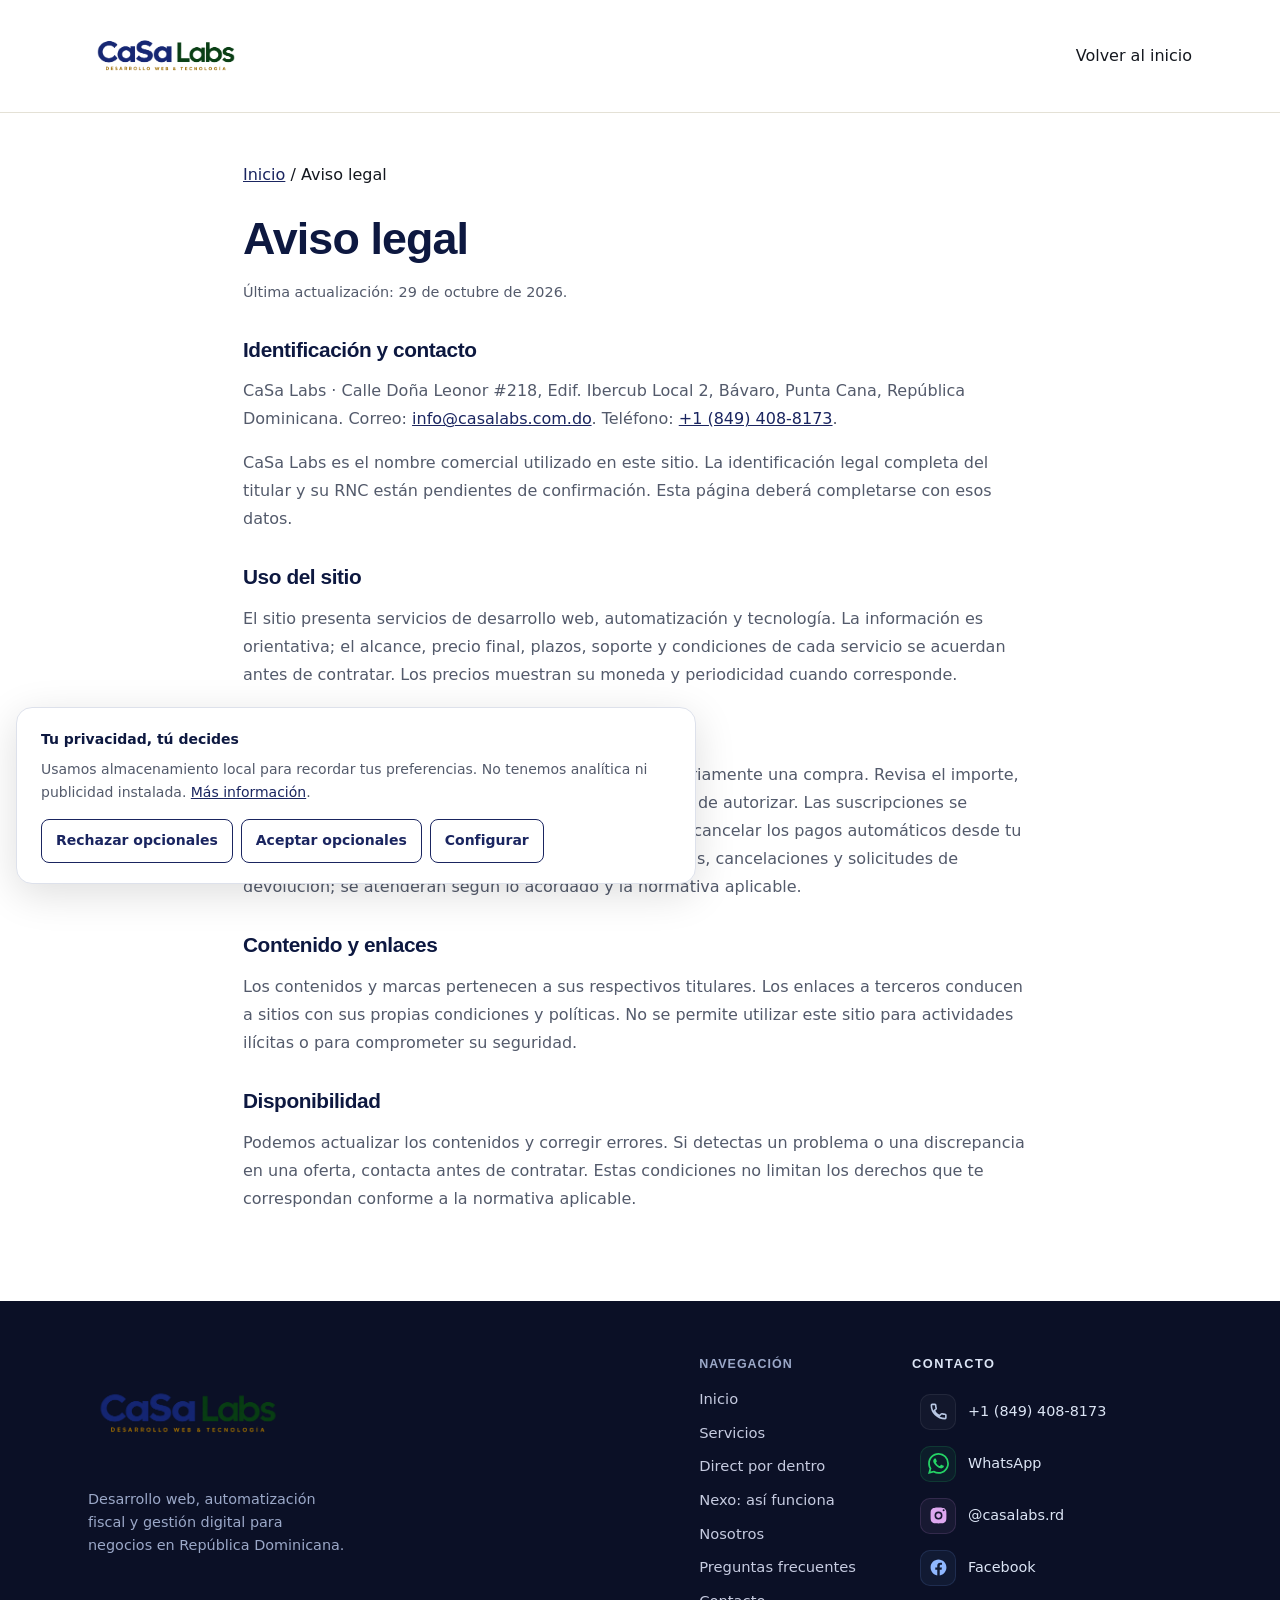
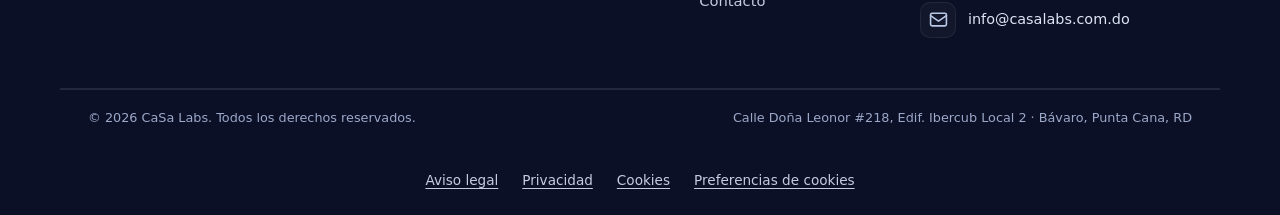
<file: aviso-legal.html>
<!DOCTYPE html><html lang="es"><head><meta charset="UTF-8"><meta name="viewport" content="width=device-width, initial-scale=1"><title>Aviso legal | CaSa Labs</title><meta name="description" content="Información del sitio y condiciones de uso de CaSa Labs."><link rel="canonical" href="https://casalabs.com.do/aviso-legal"><link rel="stylesheet" href="/css/style.css"><link rel="stylesheet" href="/css/privacy.css"><script src="/js/consent.js" defer></script><meta name="theme-color" content="#2E3190">
<meta name="mobile-web-app-capable" content="yes">
<meta name="apple-mobile-web-app-capable" content="yes">
<meta name="apple-mobile-web-app-title" content="CaSa Labs">
<meta name="apple-mobile-web-app-status-bar-style" content="default">
<link rel="icon" href="/favicon.ico?v=4" sizes="16x16 32x32 48x48">
<link rel="icon" type="image/png" sizes="16x16" href="/assets/casalabs-favicon-v4-16.png">
<link rel="icon" type="image/png" sizes="32x32" href="/assets/casalabs-favicon-v4-32.png">
<link rel="icon" type="image/png" sizes="48x48" href="/assets/casalabs-favicon-v4-48.png">
<link rel="apple-touch-icon" sizes="180x180" href="/assets/casalabs-icon-v3-180.png">
<link rel="manifest" href="/manifest-v3.webmanifest">
</head><body><a class="skip-link" href="#main-content">Saltar al contenido</a><header><div class="nav"><a href="/" class="nav-logo"><img src="/assets/logo-casalabs-transparent.png" alt="CaSa Labs"></a><a href="/">Volver al inicio</a></div></header><main id="main-content" class="legal-content"><nav aria-label="Ruta de navegación"><a href="/">Inicio</a> / Aviso legal</nav><h1>Aviso legal</h1><p class="legal-updated">Última actualización: 29 de octubre de 2026.</p><h2>Identificación y contacto</h2><p>CaSa Labs · Calle Doña Leonor #218, Edif. Ibercub Local 2, Bávaro, Punta Cana, República Dominicana. Correo: <a href="mailto:info@casalabs.com.do">info@casalabs.com.do</a>. Teléfono: <a href="tel:+18494088173">+1 (849) 408-8173</a>.</p><p>CaSa Labs es el nombre comercial utilizado en este sitio. La identificación legal completa del titular y su RNC están pendientes de confirmación. Esta página deberá completarse con esos datos.</p><h2>Uso del sitio</h2><p>El sitio presenta servicios de desarrollo web, automatización y tecnología. La información es orientativa; el alcance, precio final, plazos, soporte y condiciones de cada servicio se acuerdan antes de contratar. Los precios muestran su moneda y periodicidad cuando corresponde.</p><h2>Pagos y suscripciones</h2><p>Los pagos se realizan mediante PayPal al iniciar voluntariamente una compra. Revisa el importe, la periodicidad y las condiciones que se muestran antes de autorizar. Las suscripciones se renuevan según el plan contratado; puedes gestionar o cancelar los pagos automáticos desde tu cuenta de PayPal. Contacta con nosotros para incidencias, cancelaciones y solicitudes de devolución; se atenderán según lo acordado y la normativa aplicable.</p><h2>Contenido y enlaces</h2><p>Los contenidos y marcas pertenecen a sus respectivos titulares. Los enlaces a terceros conducen a sitios con sus propias condiciones y políticas. No se permite utilizar este sitio para actividades ilícitas o para comprometer su seguridad.</p><h2>Disponibilidad</h2><p>Podemos actualizar los contenidos y corregir errores. Si detectas un problema o una discrepancia en una oferta, contacta antes de contratar. Estas condiciones no limitan los derechos que te correspondan conforme a la normativa aplicable.</p></main><footer id="footer-placeholder"></footer><script src="/js/footer.js"></script></body></html>
</file>
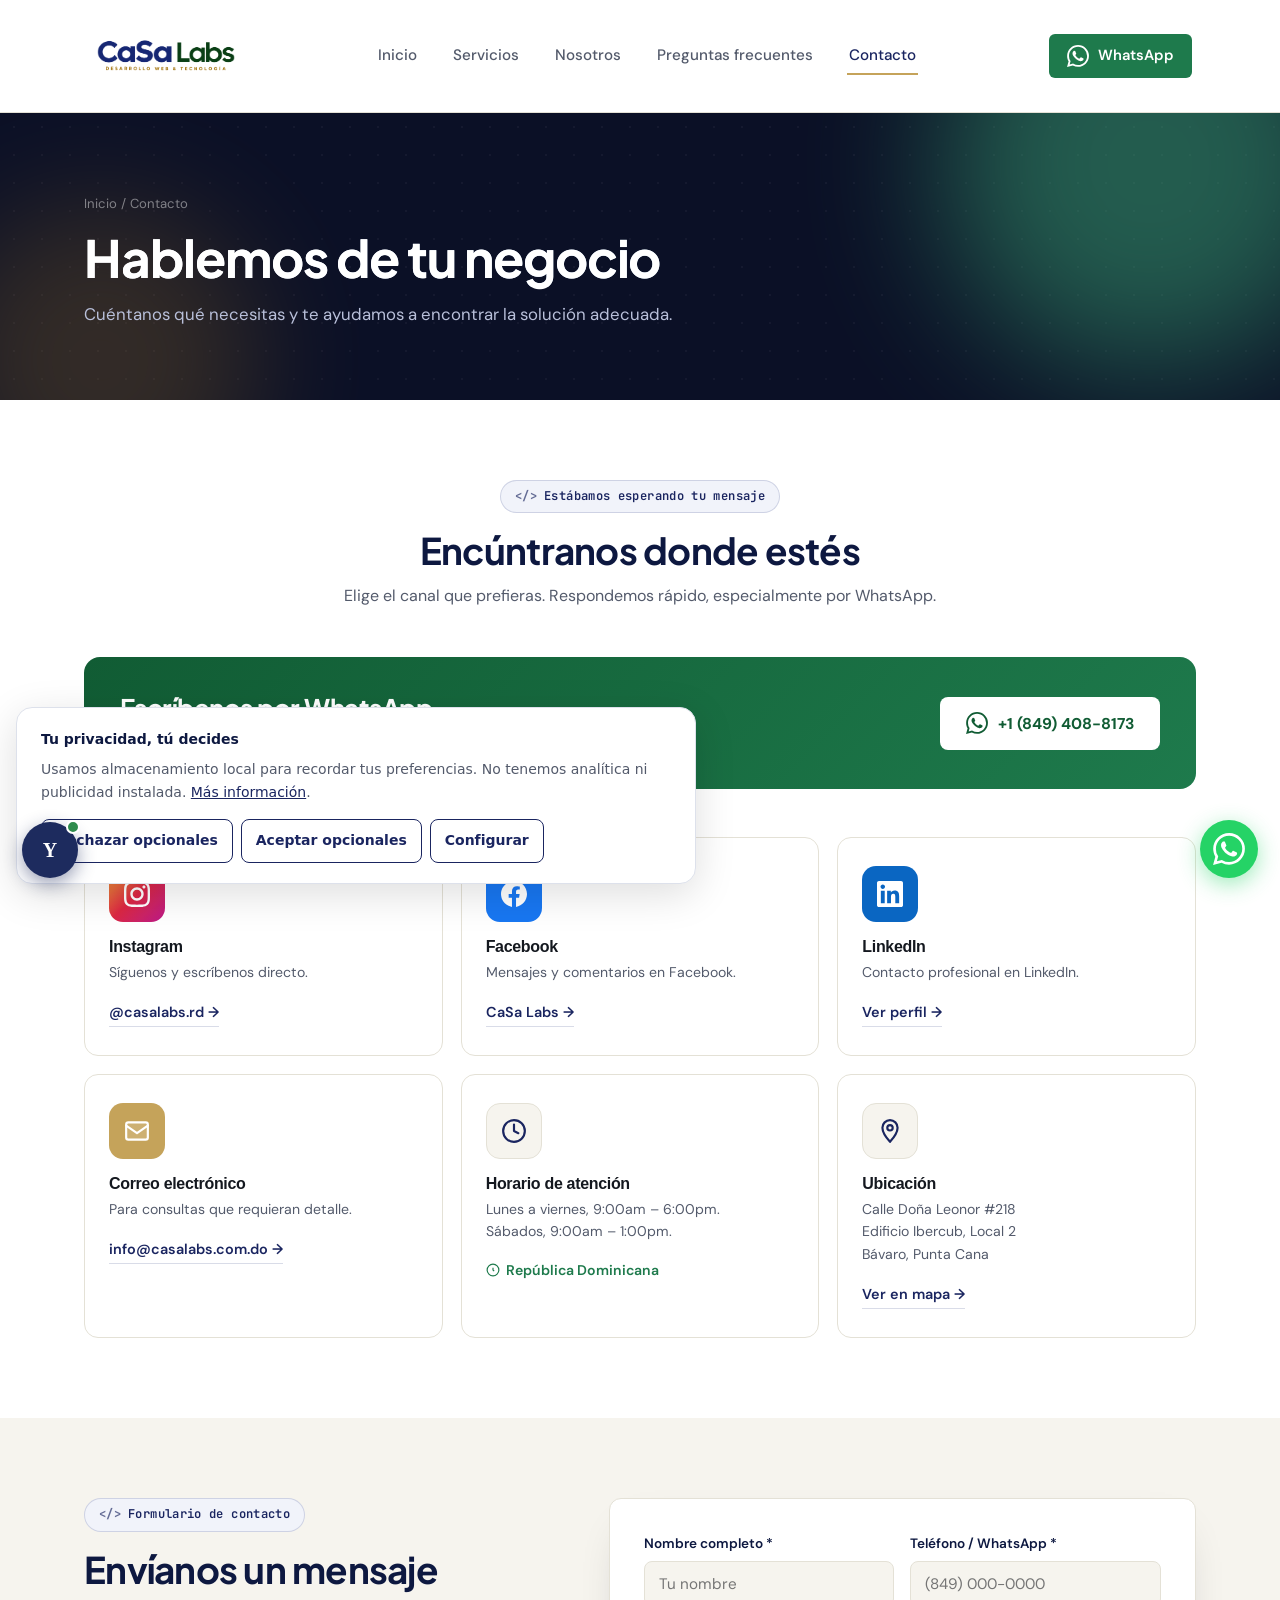
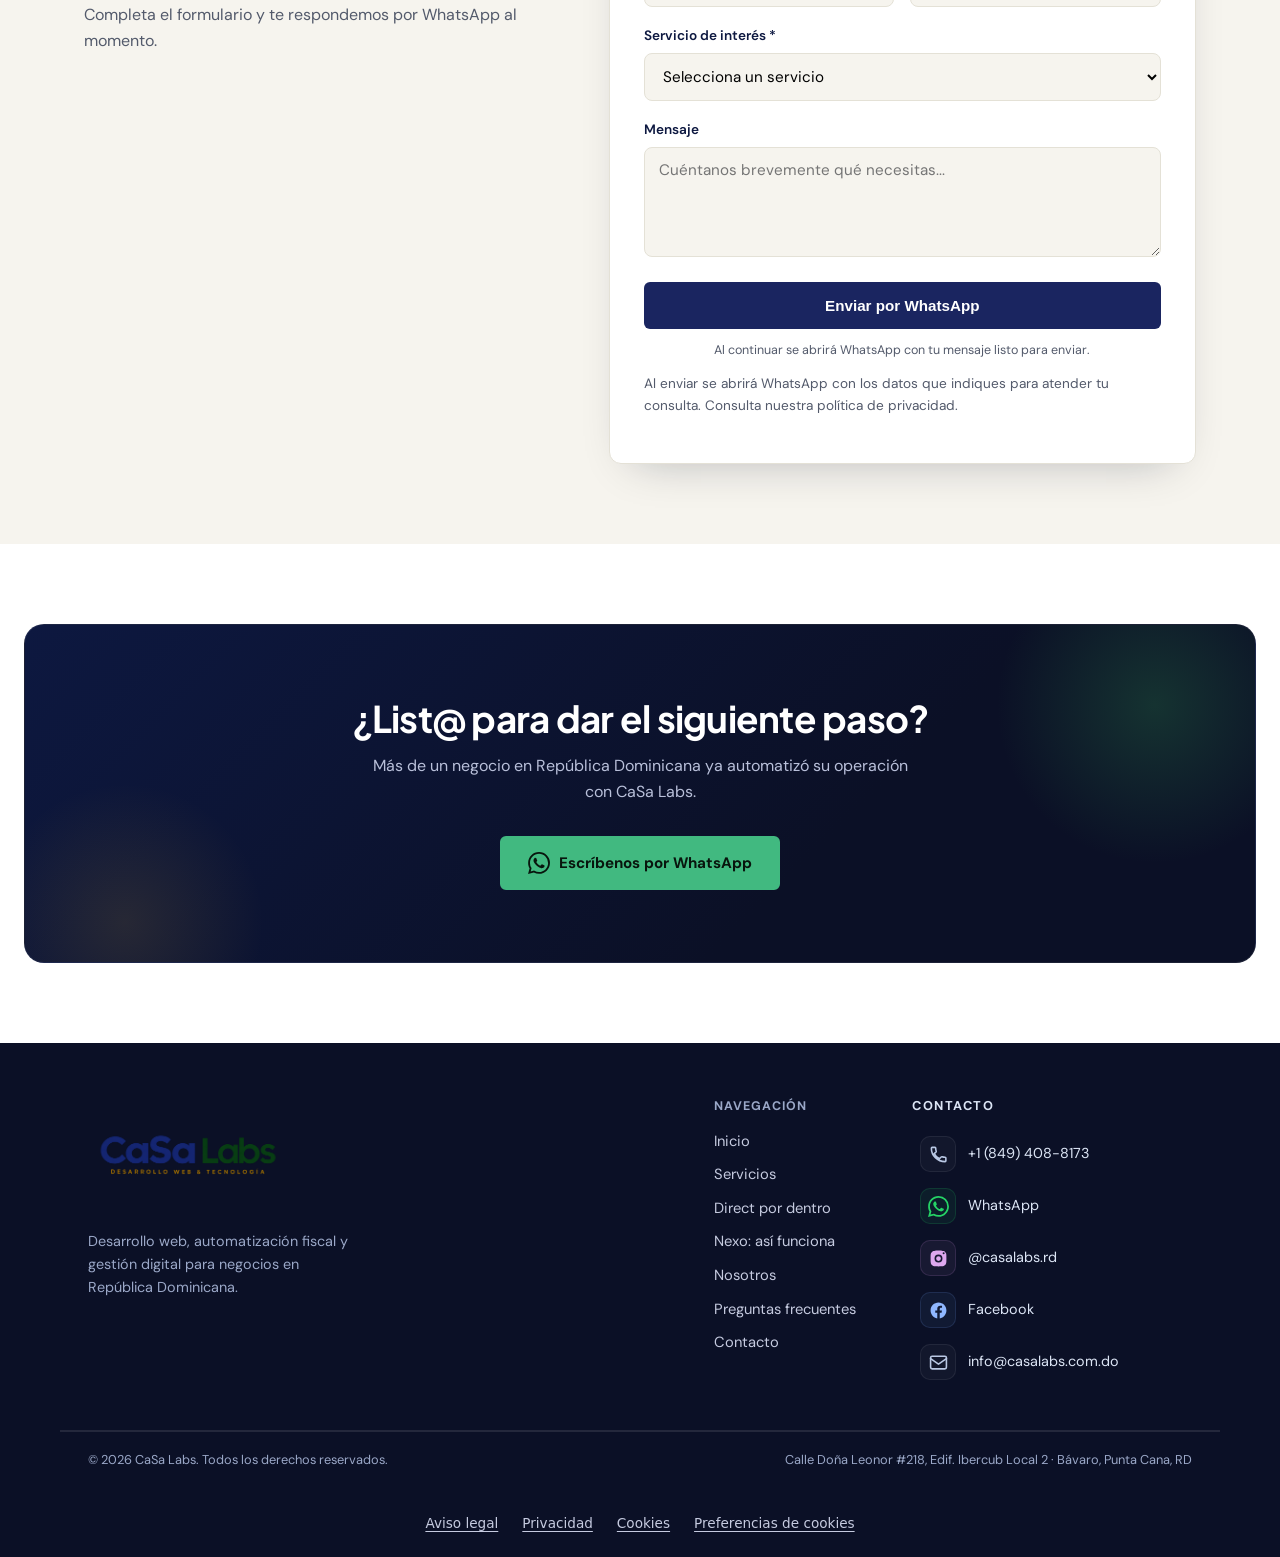
<file: contacto.html>
<!doctype html>
<html lang="es">
<head>
<meta charset="utf-8">
<meta name="viewport" content="width=device-width,initial-scale=1">
<title>Contacto | CaSa Labs</title>
<meta name="description" content="Contáctanos por WhatsApp, Instagram, Facebook o correo. Cuéntanos qué necesita tu negocio y te orientamos al instante.">
<link rel="canonical" href="https://casalabs.com.do/contacto">
<meta property="og:type" content="website"><meta property="og:locale" content="es_DO">
<meta property="og:title" content="Contacto | CaSa Labs"><meta property="og:description" content="Cuéntanos qué necesita tu negocio y recibe orientación por WhatsApp.">
<meta property="og:url" content="https://casalabs.com.do/contacto"><meta property="og:image" content="https://casalabs.com.do/assets/og-sam.png">
<meta name="twitter:card" content="summary_large_image"><meta name="twitter:image" content="https://casalabs.com.do/assets/og-sam.png">
<link rel="preconnect" href="https://fonts.googleapis.com">
<link rel="preconnect" href="https://fonts.gstatic.com" crossorigin>
<link href="https://fonts.googleapis.com/css2?family=Plus+Jakarta+Sans:ital,wght@0,400;0,500;0,600;0,700;0,800;1,400;1,500;1,600;1,700;1,800&family=DM+Sans:ital,opsz,wght@0,9..40,300;0,9..40,400;0,9..40,500;0,9..40,600;0,9..40,700;1,9..40,300;1,9..40,400;1,9..40,500;1,9..40,600;1,9..40,700&family=JetBrains+Mono:wght@400;500&display=swap" rel="stylesheet">
<link rel="stylesheet" href="css/style.css">
<style>
.contact-channels{display:grid;grid-template-columns:repeat(3,1fr);gap:18px;margin-top:40px;}
.contact-channel{
  border:1.5px solid var(--line);border-radius:14px;padding:28px 24px;
  transition:border-color .2s ease,box-shadow .2s ease,transform .2s ease;
  background:var(--paper);
}
.contact-channel:hover{
  border-color:var(--indigo);box-shadow:0 10px 30px -12px rgba(28,43,94,.18);
  transform:translateY(-3px);
}
.contact-channel .ch-icon{
  width:56px;height:56px;border-radius:14px;
  display:flex;align-items:center;justify-content:center;margin-bottom:16px;
}
.contact-channel.ig .ch-icon{background:linear-gradient(135deg,#f09433,#e6683c 25%,#dc2743 50%,#cc2366 75%,#bc1888);color:#fff;}
.contact-channel.fb .ch-icon{background:#1877F2;color:#fff;}
.contact-channel.li .ch-icon{background:#0A66C2;color:#fff;}
.contact-channel.em .ch-icon{background:var(--gold);color:#fff;}
.contact-channel.hr .ch-icon{background:var(--cream);color:var(--indigo);border:1.5px solid var(--line);}
.contact-channel h3{font-size:1rem;font-family:'Inter',sans-serif;font-weight:700;margin-bottom:4px;color:var(--ink);}
.contact-channel p{font-size:.88rem;color:var(--ink-soft);margin:0 0 16px;}
.contact-channel a.ch-link{
  display:inline-flex;align-items:center;gap:6px;
  font-size:.9rem;font-weight:600;color:var(--indigo);
  border-bottom:1.5px solid rgba(44,62,130,.18);padding-bottom:2px;
  transition:border-color .15s,color .15s;
}
.contact-channel a.ch-link:hover{border-color:var(--indigo);color:var(--indigo-deep);}
.contact-channel.hr .ch-open{
  font-size:.88rem;font-weight:600;
  display:inline-flex;align-items:center;gap:6px;color:var(--forest);
}
.wa-cta-box{
  background:linear-gradient(135deg,var(--forest-deep) 0%,var(--forest) 100%);
  border-radius:16px;padding:36px;display:flex;align-items:center;justify-content:space-between;
  gap:24px;flex-wrap:wrap;margin-bottom:48px;
}
.wa-cta-box .wa-cta-text h2{color:#fff;font-size:clamp(1.3rem,2.5vw,1.6rem);margin:0 0 6px;}
.wa-cta-box .wa-cta-text p{color:rgba(255,255,255,.75);margin:0;font-size:.98rem;}
.wa-cta-box .btn-wa{
  display:inline-flex;align-items:center;gap:10px;
  background:#fff;color:var(--forest-deep);padding:14px 26px;border-radius:8px;
  font-weight:700;font-size:.98rem;white-space:nowrap;
  transition:box-shadow .15s ease,transform .15s ease;
}
.wa-cta-box .btn-wa:hover{box-shadow:0 8px 24px rgba(0,0,0,.2);transform:translateY(-2px);}
@media(max-width:860px){.contact-channels{grid-template-columns:1fr 1fr;}}
@media(max-width:560px){.contact-channels{grid-template-columns:1fr;}.wa-cta-box{flex-direction:column;}.wa-cta-box .btn-wa{width:100%;justify-content:center;}}
</style>
<link rel="stylesheet" href="/css/privacy.css">
<script src="/js/consent.js" defer></script>
<meta name="theme-color" content="#2E3190">
<meta name="mobile-web-app-capable" content="yes">
<meta name="apple-mobile-web-app-capable" content="yes">
<meta name="apple-mobile-web-app-title" content="CaSa Labs">
<meta name="apple-mobile-web-app-status-bar-style" content="default">
<link rel="icon" href="/favicon.ico?v=4" sizes="16x16 32x32 48x48">
<link rel="icon" type="image/png" sizes="16x16" href="/assets/casalabs-favicon-v4-16.png">
<link rel="icon" type="image/png" sizes="32x32" href="/assets/casalabs-favicon-v4-32.png">
<link rel="icon" type="image/png" sizes="48x48" href="/assets/casalabs-favicon-v4-48.png">
<link rel="apple-touch-icon" sizes="180x180" href="/assets/casalabs-icon-v3-180.png">
<link rel="manifest" href="/manifest-v3.webmanifest">
</head>
<body>
<a class="skip-link" href="#main-content">Saltar al contenido principal</a>

<header>
  <div class="nav">
    <a href="/" class="nav-logo"><img src="assets/logo-casalabs-transparent.png" alt="CaSa Labs"></a>
    <nav class="nav-links" id="navLinks">
      <a href="/">Inicio</a>
      <a href="/servicios">Servicios</a>
      <a href="/nosotros">Nosotros</a>
      <a href="/preguntas-frecuentes">Preguntas frecuentes</a>
      <a href="/contacto" aria-current="page">Contacto</a>
    </nav>
    <a class="nav-cta whatsapp-link" href="https://wa.me/18494088173" target="_blank" rel="noopener noreferrer"><svg class="whatsapp-icon" width="22" height="22" viewBox="0 0 24 24" fill="currentColor" aria-hidden="true" focusable="false"><path d="M17.472 14.382c-.297-.149-1.758-.867-2.03-.967-.273-.099-.471-.148-.67.15-.197.297-.767.966-.94 1.164-.173.199-.347.223-.644.075-.297-.15-1.255-.463-2.39-1.475-.883-.788-1.48-1.761-1.653-2.059-.173-.297-.018-.458.13-.606.134-.133.298-.347.446-.52.149-.174.198-.298.298-.497.099-.198.05-.371-.025-.52-.075-.149-.669-1.612-.916-2.207-.242-.579-.487-.5-.669-.51-.173-.008-.371-.01-.57-.01-.198 0-.52.074-.792.372-.272.297-1.04 1.016-1.04 2.479 0 1.462 1.065 2.875 1.213 3.074.149.198 2.096 3.2 5.077 4.487.709.306 1.262.489 1.694.625.712.227 1.36.195 1.871.118.571-.085 1.758-.719 2.006-1.413.248-.694.248-1.289.173-1.413-.074-.124-.272-.198-.57-.347m-5.421 7.403h-.004a9.87 9.87 0 01-5.031-1.378l-.361-.214-3.741.982.998-3.648-.235-.374a9.86 9.86 0 01-1.51-5.26c.001-5.45 4.436-9.884 9.888-9.884 2.64 0 5.122 1.03 6.988 2.898a9.825 9.825 0 012.893 6.994c-.003 5.45-4.437 9.884-9.885 9.884m8.413-18.297A11.815 11.815 0 0012.05 0C5.495 0 .16 5.335.157 11.892c0 2.096.547 4.142 1.588 5.945L.057 24l6.305-1.654a11.882 11.882 0 005.683 1.448h.005c6.554 0 11.89-5.335 11.893-11.893a11.821 11.821 0 00-3.48-8.413Z"/></svg>WhatsApp</a>
    <button class="menu-btn" id="menuBtn" aria-label="Abrir menú" aria-expanded="false">
      <span></span><span></span><span></span>
    </button>
  </div>
</header>

<main id="main-content">
<section class="page-hero">
  <div class="container">
    <div class="breadcrumb">Inicio / Contacto</div>
    <h1 class="grad-text">Hablemos de tu negocio</h1>
    <p>Cuéntanos qué necesitas y te ayudamos a encontrar la solución adecuada.</p>
  </div>
</section>

<section>
  <div class="container">
    <div class="section-head">
      <span class="eyebrow">Estábamos esperando tu mensaje</span>
      <h2>Encúntranos donde estés</h2>
      <p>Elige el canal que prefieras. Respondemos rápido, especialmente por WhatsApp.</p>
    </div>

    <!-- WhatsApp CTA principal -->
    <div class="wa-cta-box">
      <div class="wa-cta-text">
        <h2>Escríbenos por WhatsApp</h2>
        <p>La forma más rápida de orientarte sobre qué servicio necesitas.</p>
      </div>
      <a href="https://wa.me/18494088173" class="btn-wa whatsapp-link" target="_blank" rel="noopener noreferrer">
        <svg class="whatsapp-icon" width="22" height="22" viewBox="0 0 24 24" fill="currentColor" aria-hidden="true" focusable="false"><path d="M17.472 14.382c-.297-.149-1.758-.867-2.03-.967-.273-.099-.471-.148-.67.15-.197.297-.767.966-.94 1.164-.173.199-.347.223-.644.075-.297-.15-1.255-.463-2.39-1.475-.883-.788-1.48-1.761-1.653-2.059-.173-.297-.018-.458.13-.606.134-.133.298-.347.446-.52.149-.174.198-.298.298-.497.099-.198.05-.371-.025-.52-.075-.149-.669-1.612-.916-2.207-.242-.579-.487-.5-.669-.51-.173-.008-.371-.01-.57-.01-.198 0-.52.074-.792.372-.272.297-1.04 1.016-1.04 2.479 0 1.462 1.065 2.875 1.213 3.074.149.198 2.096 3.2 5.077 4.487.709.306 1.262.489 1.694.625.712.227 1.36.195 1.871.118.571-.085 1.758-.719 2.006-1.413.248-.694.248-1.289.173-1.413-.074-.124-.272-.198-.57-.347m-5.421 7.403h-.004a9.87 9.87 0 01-5.031-1.378l-.361-.214-3.741.982.998-3.648-.235-.374a9.86 9.86 0 01-1.51-5.26c.001-5.45 4.436-9.884 9.888-9.884 2.64 0 5.122 1.03 6.988 2.898a9.825 9.825 0 012.893 6.994c-.003 5.45-4.437 9.884-9.885 9.884m8.413-18.297A11.815 11.815 0 0012.05 0C5.495 0 .16 5.335.157 11.892c0 2.096.547 4.142 1.588 5.945L.057 24l6.305-1.654a11.882 11.882 0 005.683 1.448h.005c6.554 0 11.89-5.335 11.893-11.893a11.821 11.821 0 00-3.48-8.413Z"/></svg>
        +1 (849) 408-8173
      </a>
    </div>

    <!-- Tarjetas de canal -->
    <div class="contact-channels">

      <!-- Instagram -->
      <div class="contact-channel ig">
        <div class="ch-icon">
          <svg viewBox="0 0 24 24" width="26" height="26" fill="currentColor" aria-hidden="true"><path d="M12 2.163c3.204 0 3.584.012 4.85.07 3.252.148 4.771 1.691 4.919 4.919.058 1.265.069 1.645.069 4.849 0 3.205-.012 3.584-.069 4.849-.149 3.225-1.664 4.771-4.919 4.919-1.266.058-1.644.07-4.85.07-3.204 0-3.584-.012-4.849-.07-3.26-.149-4.771-1.699-4.919-4.92-.058-1.265-.07-1.644-.07-4.849 0-3.204.013-3.583.07-4.849.149-3.227 1.664-4.771 4.919-4.919 1.266-.057 1.645-.069 4.849-.069zm0-2.163c-3.259 0-3.667.014-4.947.072-4.358.2-6.78 2.618-6.98 6.98-.059 1.281-.073 1.689-.073 4.948 0 3.259.014 3.668.072 4.948.2 4.358 2.618 6.78 6.98 6.98 1.281.058 1.689.072 4.948.072 3.259 0 3.668-.014 4.948-.072 4.354-.2 6.782-2.618 6.979-6.98.059-1.28.073-1.689.073-4.948 0-3.259-.014-3.667-.072-4.947-.196-4.354-2.617-6.78-6.979-6.98-1.281-.059-1.69-.073-4.949-.073zm0 5.838c-3.403 0-6.162 2.759-6.162 6.162s2.759 6.163 6.162 6.163 6.162-2.759 6.162-6.163c0-3.403-2.759-6.162-6.162-6.162zm0 10.162c-2.209 0-4-1.79-4-4 0-2.209 1.791-4 4-4s4 1.791 4 4c0 2.21-1.791 4-4 4zm6.406-11.845c-.796 0-1.441.645-1.441 1.44s.645 1.44 1.441 1.44c.795 0 1.439-.645 1.439-1.44s-.644-1.44-1.439-1.44z"/></svg>
        </div>
        <h3>Instagram</h3>
        <p>Síguenos y escríbenos directo.</p>
        <a href="https://www.instagram.com/casalabs.rd" target="_blank" rel="noopener noreferrer" class="ch-link">@casalabs.rd →</a>
      </div>

      <!-- Facebook -->
      <div class="contact-channel fb">
        <div class="ch-icon">
          <svg viewBox="0 0 24 24" width="26" height="26" fill="currentColor" aria-hidden="true"><path d="M24 12.073c0-6.627-5.373-12-12-12s-12 5.373-12 12c0 5.99 4.388 10.954 10.125 11.854v-8.385H7.078v-3.47h3.047V9.43c0-3.007 1.792-4.669 4.533-4.669 1.312 0 2.686.235 2.686.235v2.953H15.83c-1.491 0-1.956.925-1.956 1.874v2.25h3.328l-.532 3.47h-2.796v8.385C19.612 23.027 24 18.062 24 12.073z"/></svg>
        </div>
        <h3>Facebook</h3>
        <p>Mensajes y comentarios en Facebook.</p>
        <a href="https://www.facebook.com/share/19UvfxFpg2/?mibextid=wwXIfr" target="_blank" rel="noopener noreferrer" class="ch-link">CaSa Labs →</a>
      </div>

      <!-- LinkedIn -->
      <div class="contact-channel li">
        <div class="ch-icon">
          <svg viewBox="0 0 24 24" width="26" height="26" fill="currentColor" aria-hidden="true"><path d="M20.447 20.452h-3.554v-5.569c0-1.328-.027-3.037-1.852-3.037-1.853 0-2.136 1.445-2.136 2.939v5.667H9.351V9h3.414v1.561h.046c.477-.9 1.637-1.85 3.37-1.85 3.601 0 4.267 2.37 4.267 5.455v6.286zM5.337 7.433c-1.144 0-2.063-.926-2.063-2.065 0-1.138.92-2.063 2.063-2.063 1.14 0 2.064.925 2.064 2.063 0 1.139-.925 2.065-2.064 2.065zm1.782 13.019H3.555V9h3.564v11.452zM22.225 0H1.771C.792 0 0 .774 0 1.729v20.542C0 23.227.792 24 1.771 24h20.451C23.2 24 24 23.227 24 22.271V1.729C24 .774 23.2 0 22.222 0h.003z"/></svg>
        </div>
        <h3>LinkedIn</h3>
        <p>Contacto profesional en LinkedIn.</p>
        <a href="https://www.linkedin.com/in/samroa" target="_blank" rel="noopener noreferrer" class="ch-link">Ver perfil →</a>
      </div>

      <!-- Correo -->
      <div class="contact-channel em">
        <div class="ch-icon">
          <svg viewBox="0 0 24 24" width="26" height="26" fill="none" stroke="currentColor" stroke-width="2" stroke-linecap="round" stroke-linejoin="round" aria-hidden="true"><rect x="2" y="4" width="20" height="16" rx="2" fill="rgba(255,255,255,.15)"/><path d="m2 7 10 7 10-7"/></svg>
        </div>
        <h3>Correo electrónico</h3>
        <p>Para consultas que requieran detalle.</p>
        <a href="mailto:info@casalabs.com.do" class="ch-link">info@casalabs.com.do →</a>
      </div>

      <!-- Horario -->
      <div class="contact-channel hr">
        <div class="ch-icon">
          <svg viewBox="0 0 24 24" width="26" height="26" fill="none" stroke="currentColor" stroke-width="2" stroke-linecap="round" stroke-linejoin="round" aria-hidden="true"><circle cx="12" cy="12" r="10"/><polyline points="12 6 12 12 16 14"/></svg>
        </div>
        <h3>Horario de atención</h3>
        <p>Lunes a viernes, 9:00am – 6:00pm.<br>Sábados, 9:00am – 1:00pm.</p>
        <span class="ch-open">
          <svg viewBox="0 0 24 24" width="14" height="14" fill="none" stroke="currentColor" stroke-width="2" aria-hidden="true"><circle cx="12" cy="12" r="10"/><path d="M12 8v4l2 2"/></svg>
          República Dominicana
        </span>
      </div>

      <!-- Ubicación -->
      <div class="contact-channel lo">
        <div class="ch-icon">
          <svg viewBox="0 0 24 24" width="26" height="26" fill="none" stroke="currentColor" stroke-width="2" stroke-linecap="round" stroke-linejoin="round" aria-hidden="true"><path d="M12 2C8.13 2 5 5.13 5 9c0 5.25 7 13 7 13s7-7.75 7-13c0-3.87-3.13-7-7-7z"/><circle cx="12" cy="9" r="2.5"/></svg>
        </div>
        <h3>Ubicación</h3>
        <p>Calle Doña Leonor #218<br>Edificio Ibercub, Local 2<br>Bávaro, Punta Cana</p>
        <a href="https://www.google.com/maps/search/Calle+Do%C3%B1a+Leonor+218+B%C3%A1varo+Punta+Cana" target="_blank" rel="noopener noreferrer" class="ch-link">Ver en mapa →</a>
      </div>

    </div>
  </div>
</section>

<section class="section-alt">
  <div class="container">
    <div class="contact-grid">
      <div>
        <span class="eyebrow">Formulario de contacto</span>
        <h2>Envíanos un mensaje</h2>
        <p style="margin:12px 0 20px;">Completa el formulario y te respondemos por WhatsApp al momento.</p>
      </div>
      <div class="form-card">
        <form id="contact-form" novalidate>
          <div class="form-row">
            <div class="field">
              <label for="nombre">Nombre completo *</label>
              <input type="text" id="nombre" name="nombre" autocomplete="name" maxlength="80" required placeholder="Tu nombre">
            </div>
            <div class="field">
              <label for="telefono">Teléfono / WhatsApp *</label>
              <input type="tel" id="telefono" name="telefono" autocomplete="tel" inputmode="tel" maxlength="24" required placeholder="(849) 000-0000">
            </div>
          </div>
          <div class="field">
            <label for="servicio">Servicio de interés *</label>
            <select id="servicio" name="servicio" required>
              <option value="">Selecciona un servicio</option>
              <option>Facturador Electrónico</option>
              <option>CAMI — Control y Análisis de Movimientos e Impuestos</option>
              <option>NALA</option>
              <option>Servidor de Dominio</option>
              <option>Servidor de Correo</option>
              <option>Creación y Funcionalidad de Páginas Web</option>
              <option>Niduvo</option>
              <option>Otro</option>
            </select>
          </div>
          <div class="field">
            <label for="mensaje">Mensaje</label>
            <textarea id="mensaje" name="mensaje" maxlength="600" placeholder="Cuéntanos brevemente qué necesitas..."></textarea>
          </div>
          <button type="submit" class="btn btn-accent form-submit">Enviar por WhatsApp</button>
          <p class="form-note">Al continuar se abrirá WhatsApp con tu mensaje listo para enviar.</p>
        <p class="payment-notice">Al enviar se abrirá WhatsApp con los datos que indiques para atender tu consulta. Consulta nuestra <a href="/politica-privacidad">política de privacidad</a>.</p>
</form>
      </div>
    </div>
  </div>
</section>

<section class="cta-band-wrap">
  <div class="cta-band">
    <h2>¿List@ para dar el siguiente paso?</h2>
    <p>Más de un negocio en República Dominicana ya automatizó su operación con CaSa Labs.</p>
    <a href="https://wa.me/18494088173" class="btn btn-accent whatsapp-link" target="_blank" rel="noopener noreferrer"><svg class="whatsapp-icon" width="22" height="22" viewBox="0 0 24 24" fill="currentColor" aria-hidden="true" focusable="false"><path d="M17.472 14.382c-.297-.149-1.758-.867-2.03-.967-.273-.099-.471-.148-.67.15-.197.297-.767.966-.94 1.164-.173.199-.347.223-.644.075-.297-.15-1.255-.463-2.39-1.475-.883-.788-1.48-1.761-1.653-2.059-.173-.297-.018-.458.13-.606.134-.133.298-.347.446-.52.149-.174.198-.298.298-.497.099-.198.05-.371-.025-.52-.075-.149-.669-1.612-.916-2.207-.242-.579-.487-.5-.669-.51-.173-.008-.371-.01-.57-.01-.198 0-.52.074-.792.372-.272.297-1.04 1.016-1.04 2.479 0 1.462 1.065 2.875 1.213 3.074.149.198 2.096 3.2 5.077 4.487.709.306 1.262.489 1.694.625.712.227 1.36.195 1.871.118.571-.085 1.758-.719 2.006-1.413.248-.694.248-1.289.173-1.413-.074-.124-.272-.198-.57-.347m-5.421 7.403h-.004a9.87 9.87 0 01-5.031-1.378l-.361-.214-3.741.982.998-3.648-.235-.374a9.86 9.86 0 01-1.51-5.26c.001-5.45 4.436-9.884 9.888-9.884 2.64 0 5.122 1.03 6.988 2.898a9.825 9.825 0 012.893 6.994c-.003 5.45-4.437 9.884-9.885 9.884m8.413-18.297A11.815 11.815 0 0012.05 0C5.495 0 .16 5.335.157 11.892c0 2.096.547 4.142 1.588 5.945L.057 24l6.305-1.654a11.882 11.882 0 005.683 1.448h.005c6.554 0 11.89-5.335 11.893-11.893a11.821 11.821 0 00-3.48-8.413Z"/></svg>Escríbenos por WhatsApp</a>
  </div>
</section>

</main>

<footer id="footer-placeholder"><nav class="legal-links" aria-label="Información legal"><a href="/aviso-legal">Aviso legal</a><a href="/politica-privacidad">Privacidad</a><a href="/politica-cookies">Cookies</a><button type="button" data-cookie-settings>Preferencias de cookies</button></nav>
</footer>
<a href="https://wa.me/18494088173" class="wa-float whatsapp-link" target="_blank" rel="noopener noreferrer" aria-label="Conversar por WhatsApp"><svg class="whatsapp-icon" width="22" height="22" viewBox="0 0 24 24" fill="currentColor" aria-hidden="true" focusable="false"><path d="M17.472 14.382c-.297-.149-1.758-.867-2.03-.967-.273-.099-.471-.148-.67.15-.197.297-.767.966-.94 1.164-.173.199-.347.223-.644.075-.297-.15-1.255-.463-2.39-1.475-.883-.788-1.48-1.761-1.653-2.059-.173-.297-.018-.458.13-.606.134-.133.298-.347.446-.52.149-.174.198-.298.298-.497.099-.198.05-.371-.025-.52-.075-.149-.669-1.612-.916-2.207-.242-.579-.487-.5-.669-.51-.173-.008-.371-.01-.57-.01-.198 0-.52.074-.792.372-.272.297-1.04 1.016-1.04 2.479 0 1.462 1.065 2.875 1.213 3.074.149.198 2.096 3.2 5.077 4.487.709.306 1.262.489 1.694.625.712.227 1.36.195 1.871.118.571-.085 1.758-.719 2.006-1.413.248-.694.248-1.289.173-1.413-.074-.124-.272-.198-.57-.347m-5.421 7.403h-.004a9.87 9.87 0 01-5.031-1.378l-.361-.214-3.741.982.998-3.648-.235-.374a9.86 9.86 0 01-1.51-5.26c.001-5.45 4.436-9.884 9.888-9.884 2.64 0 5.122 1.03 6.988 2.898a9.825 9.825 0 012.893 6.994c-.003 5.45-4.437 9.884-9.885 9.884m8.413-18.297A11.815 11.815 0 0012.05 0C5.495 0 .16 5.335.157 11.892c0 2.096.547 4.142 1.588 5.945L.057 24l6.305-1.654a11.882 11.882 0 005.683 1.448h.005c6.554 0 11.89-5.335 11.893-11.893a11.821 11.821 0 00-3.48-8.413Z"/></svg></a>
<script src="js/main.js"></script>
<script src="js/footer.js"></script>
<script src="js/yerleny.js"></script>
</body>
</html>
</file>
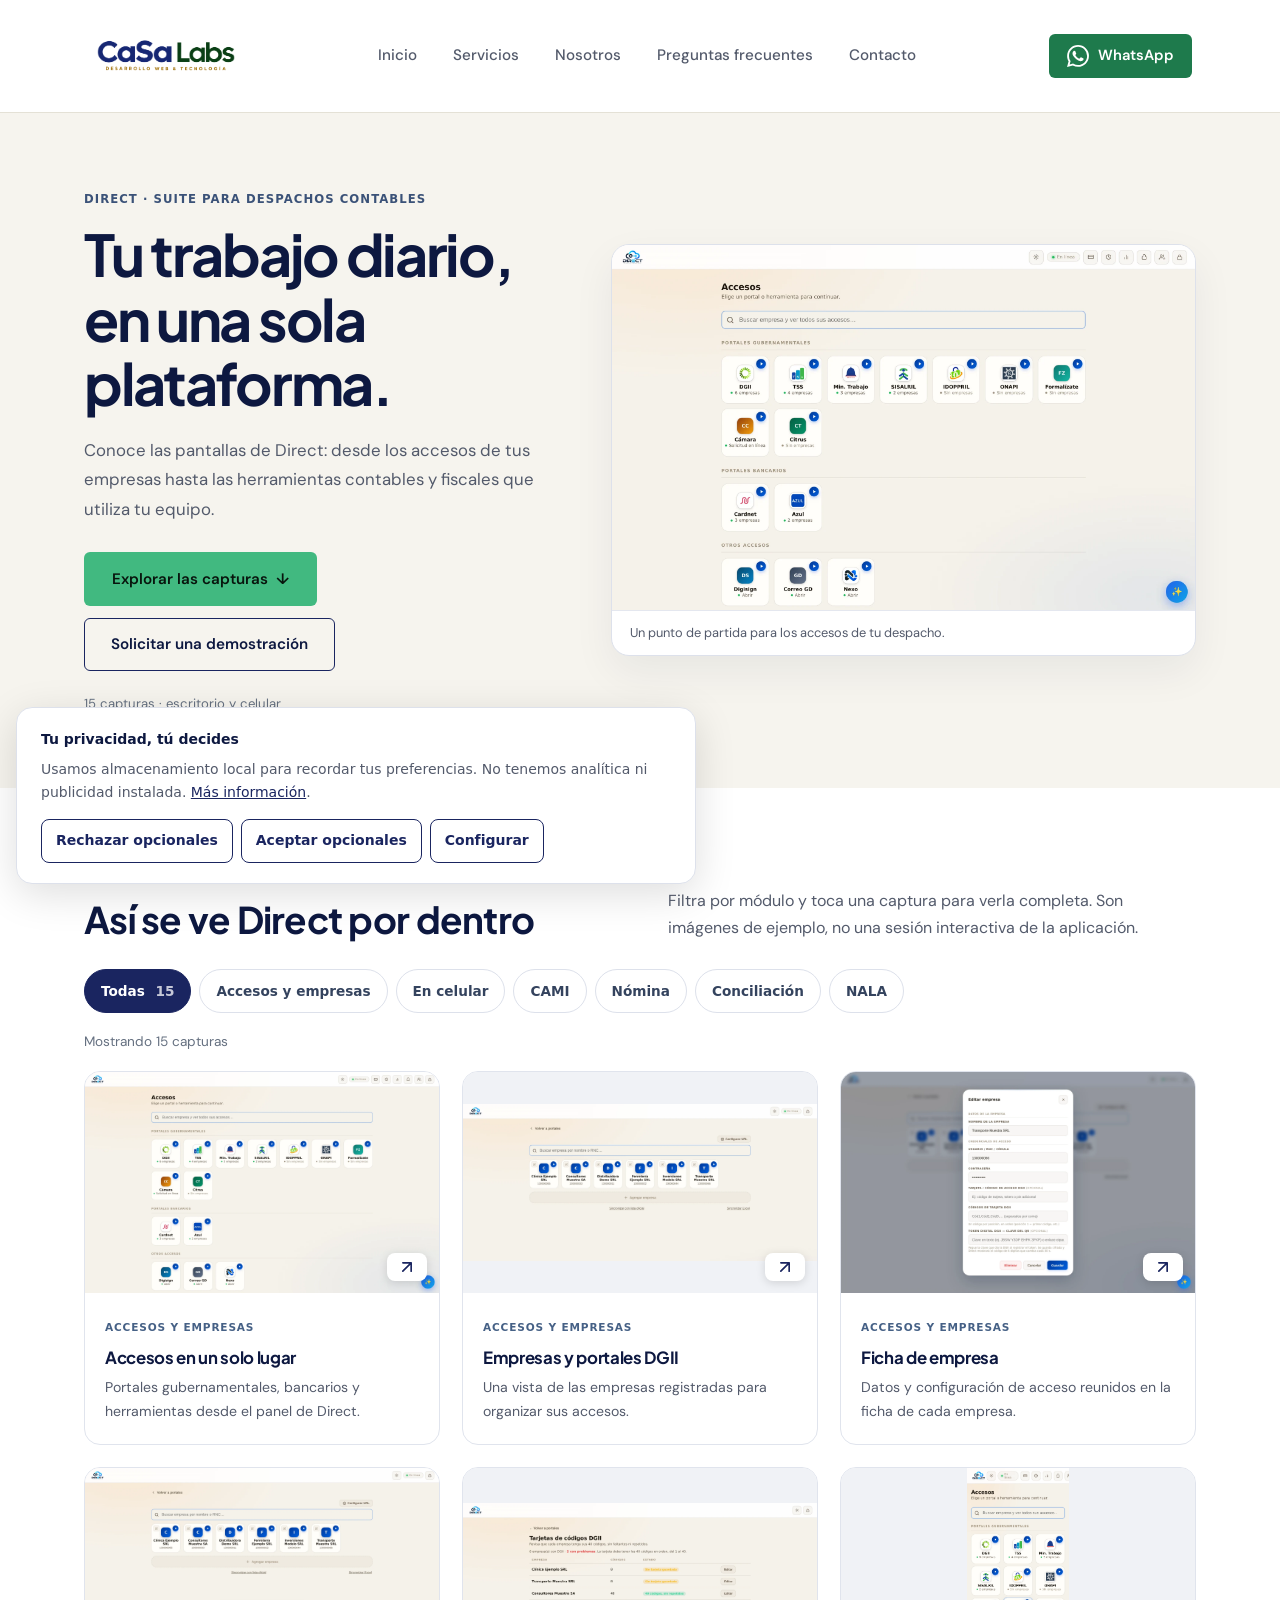
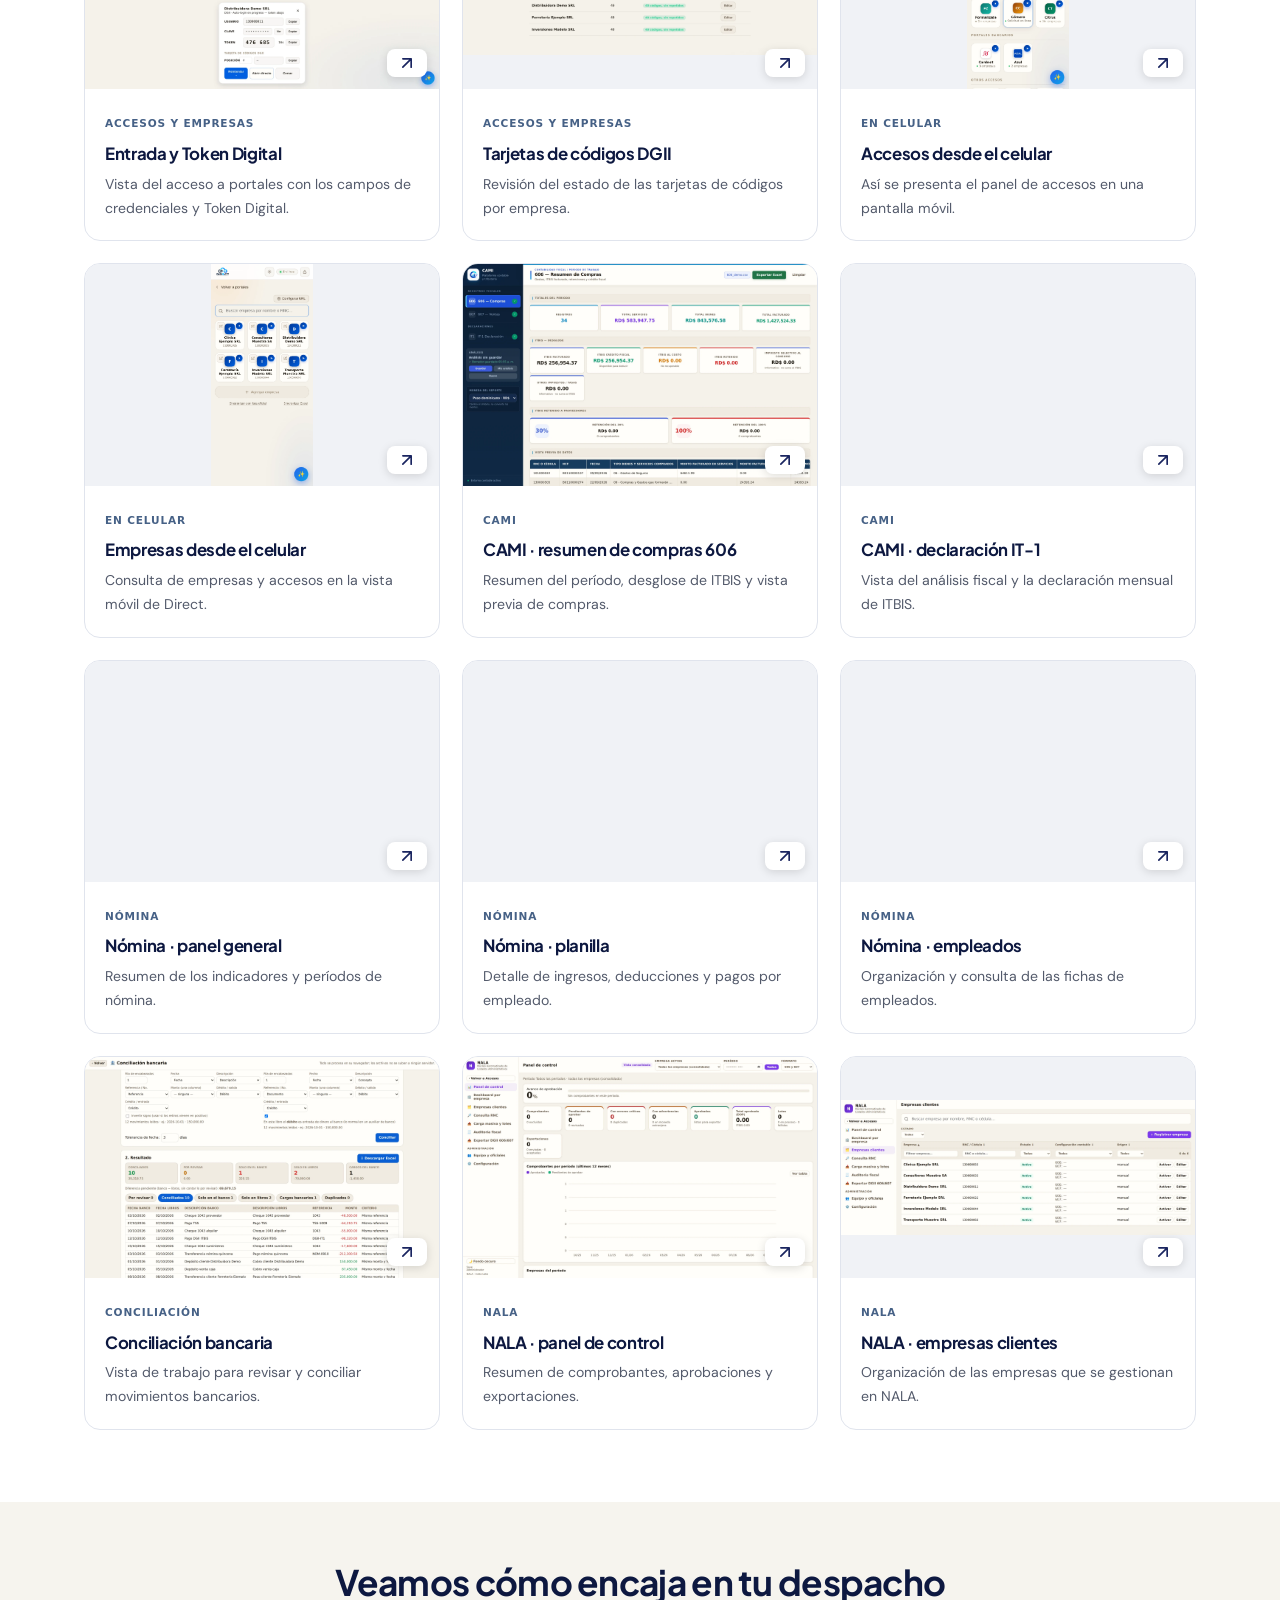
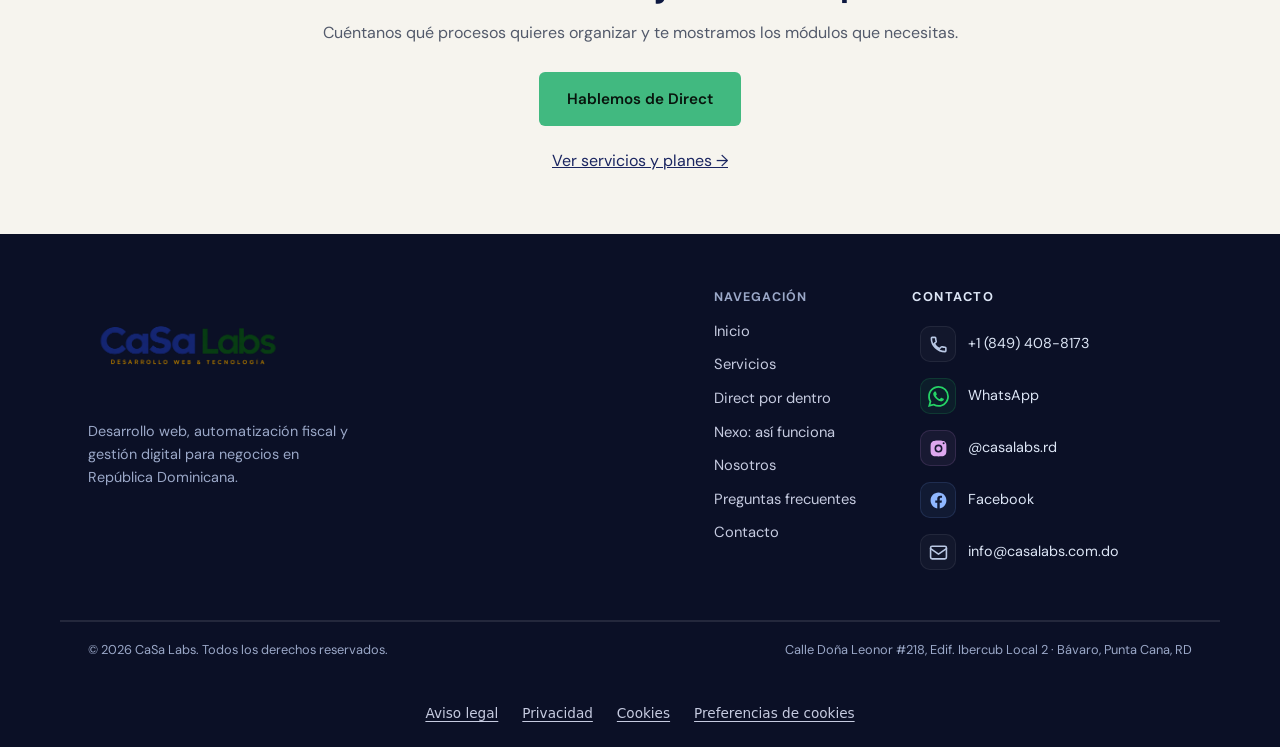
<file: direct.html>
<!DOCTYPE html>
<html lang="es"><head><meta charset="UTF-8"><meta name="viewport" content="width=device-width, initial-scale=1">
<title>Direct por dentro: accesos, CAMI, NALA y nómina | CaSa Labs</title>
<meta name="description" content="Explora 15 capturas de Direct: accesos, empresas, CAMI, NALA, nómina y conciliación bancaria, con vistas de escritorio y celular.">
<link rel="canonical" href="https://casalabs.com.do/direct">
<meta property="og:type" content="website"><meta property="og:title" content="Conoce Direct por dentro | CaSa Labs"><meta property="og:description" content="Explora sus módulos con capturas de escritorio y celular."><meta property="og:url" content="https://casalabs.com.do/direct"><meta property="og:image" content="https://casalabs.com.do/assets/direct/01-accesos.webp"><meta name="twitter:card" content="summary_large_image">
<link rel="preconnect" href="https://fonts.googleapis.com">
<link rel="preconnect" href="https://fonts.gstatic.com" crossorigin>
<link href="https://fonts.googleapis.com/css2?family=Plus+Jakarta+Sans:ital,wght@0,400;0,500;0,600;0,700;0,800;1,400;1,500;1,600;1,700;1,800&family=DM+Sans:ital,opsz,wght@0,9..40,300;0,9..40,400;0,9..40,500;0,9..40,600;0,9..40,700;1,9..40,300;1,9..40,400;1,9..40,500;1,9..40,600;1,9..40,700&family=JetBrains+Mono:wght@400;500&display=swap" rel="stylesheet">
<link rel="stylesheet" href="/css/style.css"><link rel="stylesheet" href="/css/privacy.css"><link rel="stylesheet" href="/css/direct-gallery.css"><script src="/js/consent.js" defer></script><script src="/js/direct-gallery.js" defer></script>
<meta name="theme-color" content="#2E3190">
<meta name="mobile-web-app-capable" content="yes">
<meta name="apple-mobile-web-app-capable" content="yes">
<meta name="apple-mobile-web-app-title" content="CaSa Labs">
<meta name="apple-mobile-web-app-status-bar-style" content="default">
<link rel="icon" href="/favicon.ico?v=4" sizes="16x16 32x32 48x48">
<link rel="icon" type="image/png" sizes="16x16" href="/assets/casalabs-favicon-v4-16.png">
<link rel="icon" type="image/png" sizes="32x32" href="/assets/casalabs-favicon-v4-32.png">
<link rel="icon" type="image/png" sizes="48x48" href="/assets/casalabs-favicon-v4-48.png">
<link rel="apple-touch-icon" sizes="180x180" href="/assets/casalabs-icon-v3-180.png">
<link rel="manifest" href="/manifest-v3.webmanifest">
</head><body><a class="skip-link" href="#main-content">Saltar al contenido</a><header>
  <div class="nav">
    <a href="/" class="nav-logo"><img src="assets/logo-casalabs-transparent.png" alt="CaSa Labs"></a>
    <nav class="nav-links" id="navLinks">
      <a href="/">Inicio</a>
      <a href="/servicios">Servicios</a>
      <a href="/nosotros">Nosotros</a>
      <a href="/preguntas-frecuentes">Preguntas frecuentes</a>
      <a href="/contacto">Contacto</a>
    </nav>
    <a class="nav-cta whatsapp-link" href="https://wa.me/18494088173" target="_blank" rel="noopener noreferrer"><svg class="whatsapp-icon" width="22" height="22" viewBox="0 0 24 24" fill="currentColor" aria-hidden="true" focusable="false"><path d="M17.472 14.382c-.297-.149-1.758-.867-2.03-.967-.273-.099-.471-.148-.67.15-.197.297-.767.966-.94 1.164-.173.199-.347.223-.644.075-.297-.15-1.255-.463-2.39-1.475-.883-.788-1.48-1.761-1.653-2.059-.173-.297-.018-.458.13-.606.134-.133.298-.347.446-.52.149-.174.198-.298.298-.497.099-.198.05-.371-.025-.52-.075-.149-.669-1.612-.916-2.207-.242-.579-.487-.5-.669-.51-.173-.008-.371-.01-.57-.01-.198 0-.52.074-.792.372-.272.297-1.04 1.016-1.04 2.479 0 1.462 1.065 2.875 1.213 3.074.149.198 2.096 3.2 5.077 4.487.709.306 1.262.489 1.694.625.712.227 1.36.195 1.871.118.571-.085 1.758-.719 2.006-1.413.248-.694.248-1.289.173-1.413-.074-.124-.272-.198-.57-.347m-5.421 7.403h-.004a9.87 9.87 0 01-5.031-1.378l-.361-.214-3.741.982.998-3.648-.235-.374a9.86 9.86 0 01-1.51-5.26c.001-5.45 4.436-9.884 9.888-9.884 2.64 0 5.122 1.03 6.988 2.898a9.825 9.825 0 012.893 6.994c-.003 5.45-4.437 9.884-9.885 9.884m8.413-18.297A11.815 11.815 0 0012.05 0C5.495 0 .16 5.335.157 11.892c0 2.096.547 4.142 1.588 5.945L.057 24l6.305-1.654a11.882 11.882 0 005.683 1.448h.005c6.554 0 11.89-5.335 11.893-11.893a11.821 11.821 0 00-3.48-8.413Z"/></svg>WhatsApp</a>
    <button class="menu-btn" id="menuBtn" aria-label="Abrir menú" aria-expanded="false">
      <span></span><span></span><span></span>
    </button>
  </div>
</header>
<main id="main-content"><section class="direct-hero"><div class="container direct-hero-grid"><div><span class="direct-eyebrow">Direct · Suite para despachos contables</span><h1>Tu trabajo diario,<br> en una sola plataforma.</h1><p>Conoce las pantallas de Direct: desde los accesos de tus empresas hasta las herramientas contables y fiscales que utiliza tu equipo.</p><div class="direct-actions"><a href="#capturas" class="btn btn-primary">Explorar las capturas <span aria-hidden="true">↓</span></a><a href="/contacto" class="btn btn-outline">Solicitar una demostración</a></div><p class="direct-caption">15 capturas · escritorio y celular</p></div><figure class="direct-featured"><img src="/assets/direct/01-accesos.webp" alt="Panel de accesos a portales y herramientas en Direct" width="1920" height="1200" loading="eager" decoding="async"><figcaption>Un punto de partida para los accesos de tu despacho.</figcaption></figure></div></section>
<section class="direct-gallery-section" id="capturas" aria-labelledby="capture-heading"><div class="container"><div class="direct-section-heading"><div><span class="direct-eyebrow">Conoce cada módulo</span><h2 id="capture-heading">Así se ve Direct por dentro</h2></div><p>Filtra por módulo y toca una captura para verla completa. Son imágenes de ejemplo, no una sesión interactiva de la aplicación.</p></div><div class="capture-filters" role="group" aria-label="Filtrar capturas por módulo"><button type="button" data-filter="todos" aria-pressed="true">Todas <span>15</span></button><button type="button" data-filter="accesos" aria-pressed="false">Accesos y empresas</button><button type="button" data-filter="movil" aria-pressed="false">En celular</button><button type="button" data-filter="cami" aria-pressed="false">CAMI</button><button type="button" data-filter="nomina" aria-pressed="false">Nómina</button><button type="button" data-filter="conciliacion" aria-pressed="false">Conciliación</button><button type="button" data-filter="nala" aria-pressed="false">NALA</button></div><p id="capture-count" class="capture-count" role="status" aria-live="polite">Mostrando 15 capturas</p><div class="capture-grid"><article class="capture-card" data-group="accesos"><a class="capture-open" href="/assets/direct/01-accesos.webp" data-title="Accesos en un solo lugar" data-description="Portales gubernamentales, bancarios y herramientas desde el panel de Direct." aria-label="Ampliar captura: Accesos en un solo lugar"><div class="capture-image"><img src="/assets/direct/01-accesos.webp" alt="Accesos en un solo lugar" width="1920" height="1200" loading="lazy" decoding="async"><span class="capture-enlarge" aria-hidden="true"><svg width="20" height="20" viewBox="0 0 24 24" fill="none" stroke="currentColor" stroke-width="2" stroke-linecap="round" stroke-linejoin="round"><path d="M7 17 17 7M7 7h10v10"/></svg></span></div><div class="capture-copy"><span class="capture-category">Accesos y empresas</span><h3>Accesos en un solo lugar</h3><p>Portales gubernamentales, bancarios y herramientas desde el panel de Direct.</p></div></a></article><article class="capture-card" data-group="accesos"><a class="capture-open" href="/assets/direct/02-empresas-dgii.webp" data-title="Empresas y portales DGII" data-description="Una vista de las empresas registradas para organizar sus accesos." aria-label="Ampliar captura: Empresas y portales DGII"><div class="capture-image"><img src="/assets/direct/02-empresas-dgii.webp" alt="Empresas y portales DGII" width="1920" height="853" loading="lazy" decoding="async"><span class="capture-enlarge" aria-hidden="true"><svg width="20" height="20" viewBox="0 0 24 24" fill="none" stroke="currentColor" stroke-width="2" stroke-linecap="round" stroke-linejoin="round"><path d="M7 17 17 7M7 7h10v10"/></svg></span></div><div class="capture-copy"><span class="capture-category">Accesos y empresas</span><h3>Empresas y portales DGII</h3><p>Una vista de las empresas registradas para organizar sus accesos.</p></div></a></article><article class="capture-card" data-group="accesos"><a class="capture-open" href="/assets/direct/03-ficha-empresa.webp" data-title="Ficha de empresa" data-description="Datos y configuración de acceso reunidos en la ficha de cada empresa." aria-label="Ampliar captura: Ficha de empresa"><div class="capture-image"><img src="/assets/direct/03-ficha-empresa.webp" alt="Ficha de empresa" width="1920" height="1200" loading="lazy" decoding="async"><span class="capture-enlarge" aria-hidden="true"><svg width="20" height="20" viewBox="0 0 24 24" fill="none" stroke="currentColor" stroke-width="2" stroke-linecap="round" stroke-linejoin="round"><path d="M7 17 17 7M7 7h10v10"/></svg></span></div><div class="capture-copy"><span class="capture-category">Accesos y empresas</span><h3>Ficha de empresa</h3><p>Datos y configuración de acceso reunidos en la ficha de cada empresa.</p></div></a></article><article class="capture-card" data-group="accesos"><a class="capture-open" href="/assets/direct/04-entrada-token-digital.webp" data-title="Entrada y Token Digital" data-description="Vista del acceso a portales con los campos de credenciales y Token Digital." aria-label="Ampliar captura: Entrada y Token Digital"><div class="capture-image"><img src="/assets/direct/04-entrada-token-digital.webp" alt="Entrada y Token Digital" width="1920" height="1200" loading="lazy" decoding="async"><span class="capture-enlarge" aria-hidden="true"><svg width="20" height="20" viewBox="0 0 24 24" fill="none" stroke="currentColor" stroke-width="2" stroke-linecap="round" stroke-linejoin="round"><path d="M7 17 17 7M7 7h10v10"/></svg></span></div><div class="capture-copy"><span class="capture-category">Accesos y empresas</span><h3>Entrada y Token Digital</h3><p>Vista del acceso a portales con los campos de credenciales y Token Digital.</p></div></a></article><article class="capture-card" data-group="accesos"><a class="capture-open" href="/assets/direct/05-tarjetas-codigos-dgii.webp" data-title="Tarjetas de códigos DGII" data-description="Revisión del estado de las tarjetas de códigos por empresa." aria-label="Ampliar captura: Tarjetas de códigos DGII"><div class="capture-image"><img src="/assets/direct/05-tarjetas-codigos-dgii.webp" alt="Tarjetas de códigos DGII" width="1920" height="827" loading="lazy" decoding="async"><span class="capture-enlarge" aria-hidden="true"><svg width="20" height="20" viewBox="0 0 24 24" fill="none" stroke="currentColor" stroke-width="2" stroke-linecap="round" stroke-linejoin="round"><path d="M7 17 17 7M7 7h10v10"/></svg></span></div><div class="capture-copy"><span class="capture-category">Accesos y empresas</span><h3>Tarjetas de códigos DGII</h3><p>Revisión del estado de las tarjetas de códigos por empresa.</p></div></a></article><article class="capture-card" data-group="movil"><a class="capture-open" href="/assets/direct/06-movil-accesos.webp" data-title="Accesos desde el celular" data-description="Así se presenta el panel de accesos en una pantalla móvil." aria-label="Ampliar captura: Accesos desde el celular"><div class="capture-image"><img src="/assets/direct/06-movil-accesos.webp" alt="Accesos desde el celular" width="1170" height="2532" loading="lazy" decoding="async"><span class="capture-enlarge" aria-hidden="true"><svg width="20" height="20" viewBox="0 0 24 24" fill="none" stroke="currentColor" stroke-width="2" stroke-linecap="round" stroke-linejoin="round"><path d="M7 17 17 7M7 7h10v10"/></svg></span></div><div class="capture-copy"><span class="capture-category">En celular</span><h3>Accesos desde el celular</h3><p>Así se presenta el panel de accesos en una pantalla móvil.</p></div></a></article><article class="capture-card" data-group="movil"><a class="capture-open" href="/assets/direct/07-movil-empresas.webp" data-title="Empresas desde el celular" data-description="Consulta de empresas y accesos en la vista móvil de Direct." aria-label="Ampliar captura: Empresas desde el celular"><div class="capture-image"><img src="/assets/direct/07-movil-empresas.webp" alt="Empresas desde el celular" width="1170" height="2532" loading="lazy" decoding="async"><span class="capture-enlarge" aria-hidden="true"><svg width="20" height="20" viewBox="0 0 24 24" fill="none" stroke="currentColor" stroke-width="2" stroke-linecap="round" stroke-linejoin="round"><path d="M7 17 17 7M7 7h10v10"/></svg></span></div><div class="capture-copy"><span class="capture-category">En celular</span><h3>Empresas desde el celular</h3><p>Consulta de empresas y accesos en la vista móvil de Direct.</p></div></a></article><article class="capture-card" data-group="cami"><a class="capture-open" href="/assets/direct/08-cami-606.webp" data-title="CAMI · resumen de compras 606" data-description="Resumen del período, desglose de ITBIS y vista previa de compras." aria-label="Ampliar captura: CAMI · resumen de compras 606"><div class="capture-image"><img src="/assets/direct/08-cami-606.webp" alt="CAMI · resumen de compras 606" width="1920" height="1200" loading="lazy" decoding="async"><span class="capture-enlarge" aria-hidden="true"><svg width="20" height="20" viewBox="0 0 24 24" fill="none" stroke="currentColor" stroke-width="2" stroke-linecap="round" stroke-linejoin="round"><path d="M7 17 17 7M7 7h10v10"/></svg></span></div><div class="capture-copy"><span class="capture-category">CAMI</span><h3>CAMI · resumen de compras 606</h3><p>Resumen del período, desglose de ITBIS y vista previa de compras.</p></div></a></article><article class="capture-card" data-group="cami"><a class="capture-open" href="/assets/direct/09-cami-it1.webp" data-title="CAMI · declaración IT-1" data-description="Vista del análisis fiscal y la declaración mensual de ITBIS." aria-label="Ampliar captura: CAMI · declaración IT-1"><div class="capture-image"><img src="/assets/direct/09-cami-it1.webp" alt="CAMI · declaración IT-1" width="1920" height="1200" loading="lazy" decoding="async"><span class="capture-enlarge" aria-hidden="true"><svg width="20" height="20" viewBox="0 0 24 24" fill="none" stroke="currentColor" stroke-width="2" stroke-linecap="round" stroke-linejoin="round"><path d="M7 17 17 7M7 7h10v10"/></svg></span></div><div class="capture-copy"><span class="capture-category">CAMI</span><h3>CAMI · declaración IT-1</h3><p>Vista del análisis fiscal y la declaración mensual de ITBIS.</p></div></a></article><article class="capture-card" data-group="nomina"><a class="capture-open" href="/assets/direct/10-nomina-panel.webp" data-title="Nómina · panel general" data-description="Resumen de los indicadores y períodos de nómina." aria-label="Ampliar captura: Nómina · panel general"><div class="capture-image"><img src="/assets/direct/10-nomina-panel.webp" alt="Nómina · panel general" width="1920" height="1200" loading="lazy" decoding="async"><span class="capture-enlarge" aria-hidden="true"><svg width="20" height="20" viewBox="0 0 24 24" fill="none" stroke="currentColor" stroke-width="2" stroke-linecap="round" stroke-linejoin="round"><path d="M7 17 17 7M7 7h10v10"/></svg></span></div><div class="capture-copy"><span class="capture-category">Nómina</span><h3>Nómina · panel general</h3><p>Resumen de los indicadores y períodos de nómina.</p></div></a></article><article class="capture-card" data-group="nomina"><a class="capture-open" href="/assets/direct/11-nomina-planilla.webp" data-title="Nómina · planilla" data-description="Detalle de ingresos, deducciones y pagos por empleado." aria-label="Ampliar captura: Nómina · planilla"><div class="capture-image"><img src="/assets/direct/11-nomina-planilla.webp" alt="Nómina · planilla" width="1920" height="1200" loading="lazy" decoding="async"><span class="capture-enlarge" aria-hidden="true"><svg width="20" height="20" viewBox="0 0 24 24" fill="none" stroke="currentColor" stroke-width="2" stroke-linecap="round" stroke-linejoin="round"><path d="M7 17 17 7M7 7h10v10"/></svg></span></div><div class="capture-copy"><span class="capture-category">Nómina</span><h3>Nómina · planilla</h3><p>Detalle de ingresos, deducciones y pagos por empleado.</p></div></a></article><article class="capture-card" data-group="nomina"><a class="capture-open" href="/assets/direct/12-nomina-empleados.webp" data-title="Nómina · empleados" data-description="Organización y consulta de las fichas de empleados." aria-label="Ampliar captura: Nómina · empleados"><div class="capture-image"><img src="/assets/direct/12-nomina-empleados.webp" alt="Nómina · empleados" width="1920" height="833" loading="lazy" decoding="async"><span class="capture-enlarge" aria-hidden="true"><svg width="20" height="20" viewBox="0 0 24 24" fill="none" stroke="currentColor" stroke-width="2" stroke-linecap="round" stroke-linejoin="round"><path d="M7 17 17 7M7 7h10v10"/></svg></span></div><div class="capture-copy"><span class="capture-category">Nómina</span><h3>Nómina · empleados</h3><p>Organización y consulta de las fichas de empleados.</p></div></a></article><article class="capture-card" data-group="conciliacion"><a class="capture-open" href="/assets/direct/13-conciliacion-bancaria.webp" data-title="Conciliación bancaria" data-description="Vista de trabajo para revisar y conciliar movimientos bancarios." aria-label="Ampliar captura: Conciliación bancaria"><div class="capture-image"><img src="/assets/direct/13-conciliacion-bancaria.webp" alt="Conciliación bancaria" width="1920" height="1200" loading="lazy" decoding="async"><span class="capture-enlarge" aria-hidden="true"><svg width="20" height="20" viewBox="0 0 24 24" fill="none" stroke="currentColor" stroke-width="2" stroke-linecap="round" stroke-linejoin="round"><path d="M7 17 17 7M7 7h10v10"/></svg></span></div><div class="capture-copy"><span class="capture-category">Conciliación</span><h3>Conciliación bancaria</h3><p>Vista de trabajo para revisar y conciliar movimientos bancarios.</p></div></a></article><article class="capture-card" data-group="nala"><a class="capture-open" href="/assets/direct/14-nala-panel.webp" data-title="NALA · panel de control" data-description="Resumen de comprobantes, aprobaciones y exportaciones." aria-label="Ampliar captura: NALA · panel de control"><div class="capture-image"><img src="/assets/direct/14-nala-panel.webp" alt="NALA · panel de control" width="1920" height="1200" loading="lazy" decoding="async"><span class="capture-enlarge" aria-hidden="true"><svg width="20" height="20" viewBox="0 0 24 24" fill="none" stroke="currentColor" stroke-width="2" stroke-linecap="round" stroke-linejoin="round"><path d="M7 17 17 7M7 7h10v10"/></svg></span></div><div class="capture-copy"><span class="capture-category">NALA</span><h3>NALA · panel de control</h3><p>Resumen de comprobantes, aprobaciones y exportaciones.</p></div></a></article><article class="capture-card" data-group="nala"><a class="capture-open" href="/assets/direct/15-nala-empresas-clientes.webp" data-title="NALA · empresas clientes" data-description="Organización de las empresas que se gestionan en NALA." aria-label="Ampliar captura: NALA · empresas clientes"><div class="capture-image"><img src="/assets/direct/15-nala-empresas-clientes.webp" alt="NALA · empresas clientes" width="1920" height="733" loading="lazy" decoding="async"><span class="capture-enlarge" aria-hidden="true"><svg width="20" height="20" viewBox="0 0 24 24" fill="none" stroke="currentColor" stroke-width="2" stroke-linecap="round" stroke-linejoin="round"><path d="M7 17 17 7M7 7h10v10"/></svg></span></div><div class="capture-copy"><span class="capture-category">NALA</span><h3>NALA · empresas clientes</h3><p>Organización de las empresas que se gestionan en NALA.</p></div></a></article></div><noscript><p>Puedes abrir cada imagen directamente para verla a tamaño completo.</p></noscript></div></section>
<section class="direct-final"><div class="container"><h2>Veamos cómo encaja en tu despacho</h2><p>Cuéntanos qué procesos quieres organizar y te mostramos los módulos que necesitas.</p><a href="/contacto" class="btn btn-primary">Hablemos de Direct</a><a href="/servicios" class="direct-services-link">Ver servicios y planes →</a></div></section></main>
<dialog id="capture-dialog" aria-labelledby="capture-dialog-title" aria-describedby="capture-dialog-description"><div class="capture-dialog-head"><div><h2 id="capture-dialog-title"></h2><p id="capture-dialog-description"></p></div><button type="button" data-capture-close aria-label="Cerrar captura">✕</button></div><div class="capture-viewport"><img id="capture-full" alt=""></div><div class="capture-dialog-controls"><button type="button" data-capture-prev aria-label="Captura anterior">← Anterior</button><span id="capture-position" role="status" aria-live="polite"></span><button type="button" data-capture-next aria-label="Captura siguiente">Siguiente →</button><button type="button" data-capture-zoom aria-pressed="false">Ampliar detalles</button><a id="capture-original" href="/assets/direct/01-accesos.webp" target="_blank" rel="noopener noreferrer">Abrir imagen original ↗</a></div></dialog>
<footer id="footer-placeholder"></footer><script src="/js/main.js"></script><script src="/js/footer.js"></script></body></html>
</file>
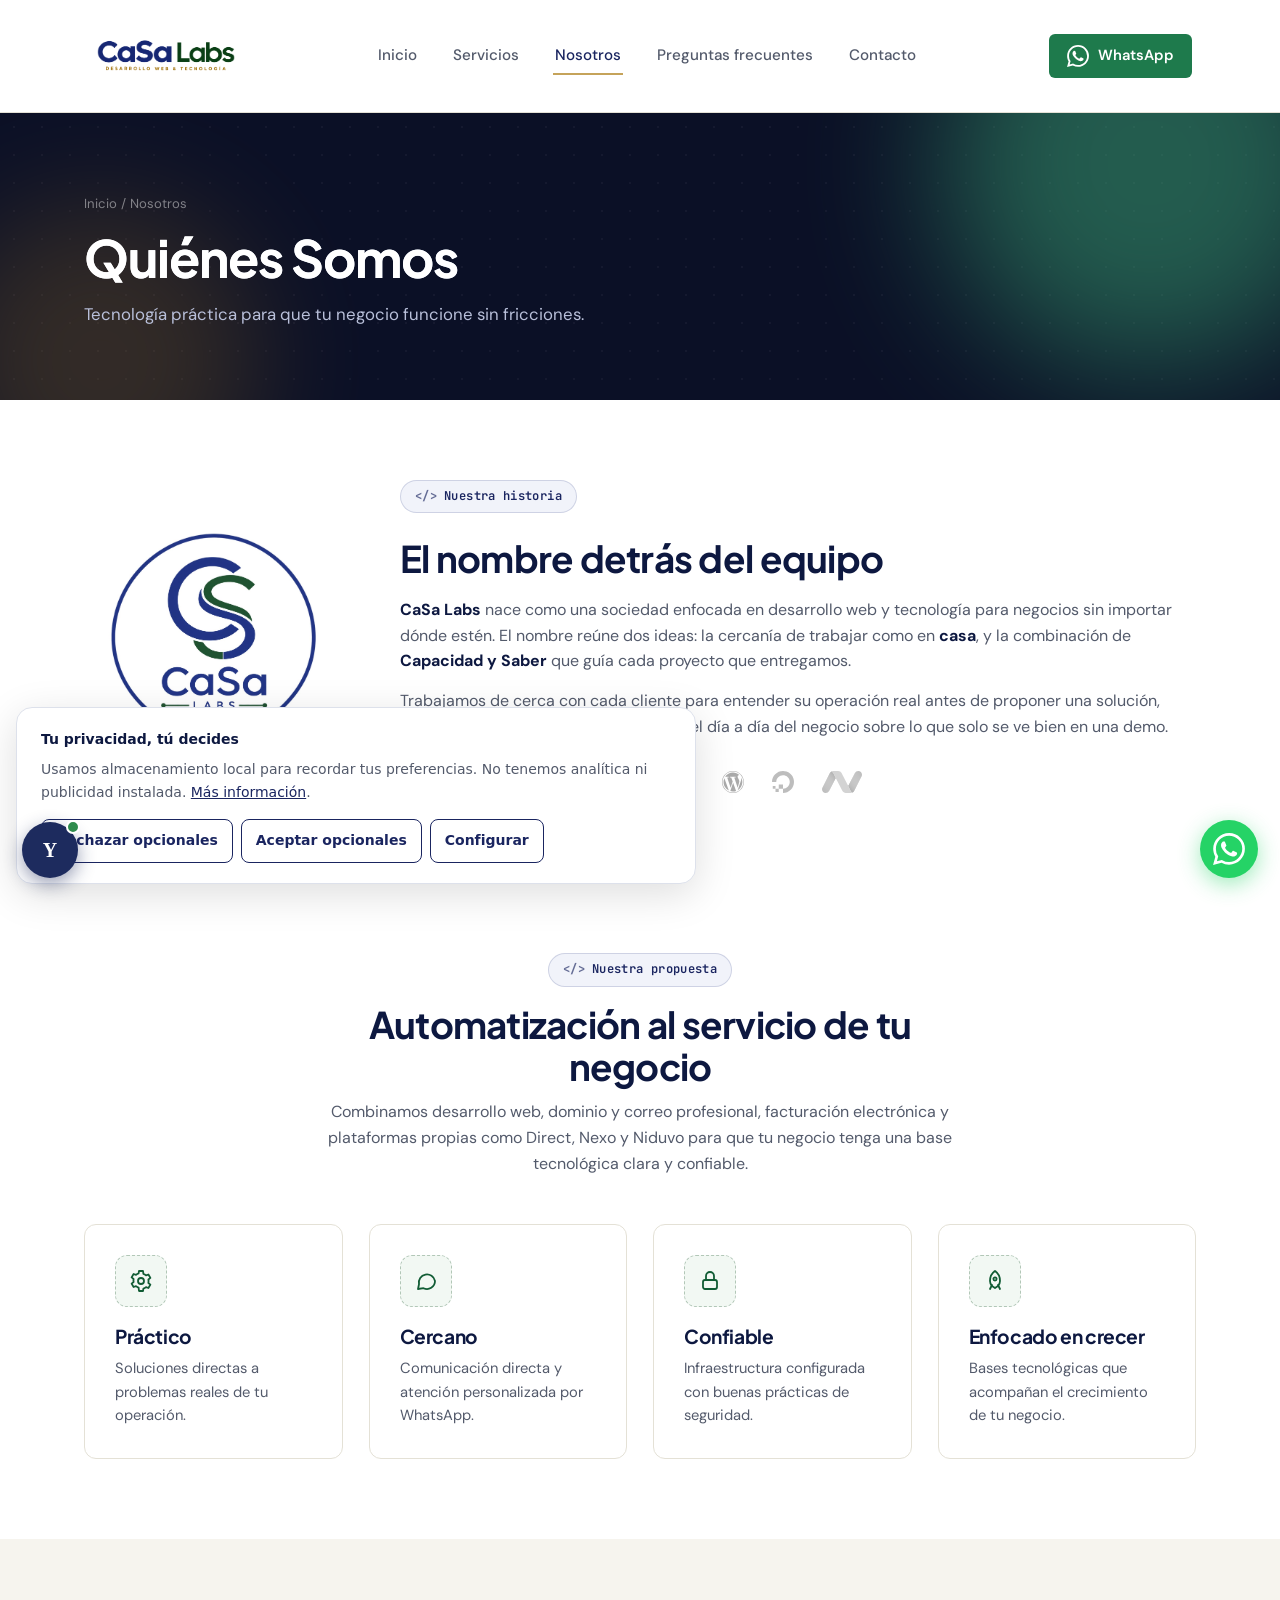
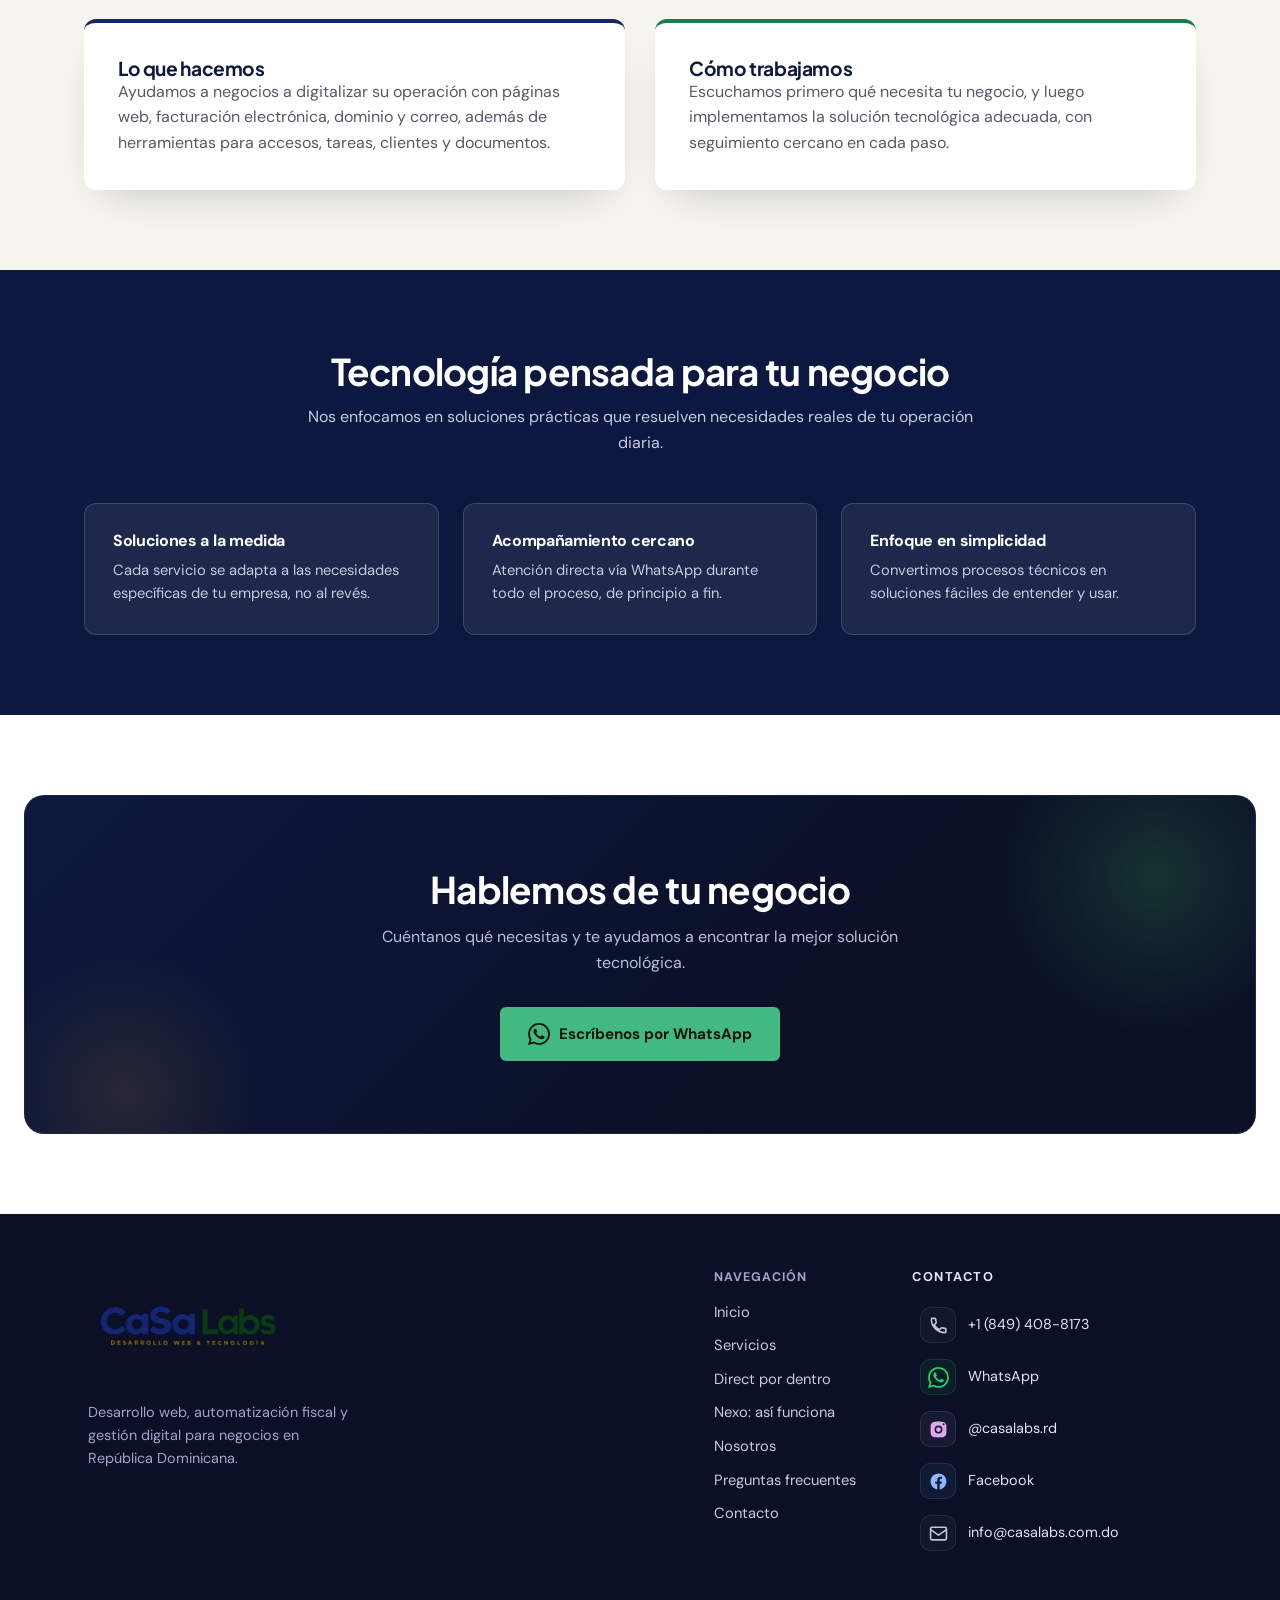
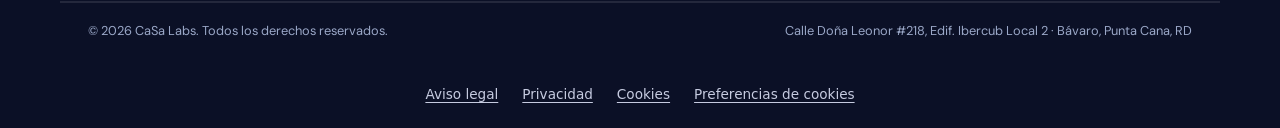
<file: nosotros.html>
<!doctype html>
<html lang="es">
<head>
<meta charset="utf-8">
<meta name="viewport" content="width=device-width,initial-scale=1">
<title>Nosotros | CaSa Labs</title>
<meta name="description" content="Conoce CaSa Labs: tecnología práctica para digitalizar y automatizar la operación de tu negocio.">
<link rel="canonical" href="https://casalabs.com.do/nosotros">
<meta property="og:type" content="website"><meta property="og:locale" content="es_DO">
<meta property="og:title" content="Nosotros | CaSa Labs"><meta property="og:description" content="Tecnología práctica y acompañamiento cercano para digitalizar tu negocio.">
<meta property="og:url" content="https://casalabs.com.do/nosotros"><meta property="og:image" content="https://casalabs.com.do/assets/og-sam.png">
<meta name="twitter:card" content="summary_large_image"><meta name="twitter:image" content="https://casalabs.com.do/assets/og-sam.png">
<link rel="preconnect" href="https://fonts.googleapis.com">
<link rel="preconnect" href="https://fonts.gstatic.com" crossorigin>
<link href="https://fonts.googleapis.com/css2?family=Plus+Jakarta+Sans:ital,wght@0,400;0,500;0,600;0,700;0,800;1,400;1,500;1,600;1,700;1,800&family=DM+Sans:ital,opsz,wght@0,9..40,300;0,9..40,400;0,9..40,500;0,9..40,600;0,9..40,700;1,9..40,300;1,9..40,400;1,9..40,500;1,9..40,600;1,9..40,700&family=JetBrains+Mono:wght@400;500&display=swap" rel="stylesheet">
<link rel="stylesheet" href="css/style.css">
<link rel="stylesheet" href="/css/privacy.css">
<script src="/js/consent.js" defer></script>
<meta name="theme-color" content="#2E3190">
<meta name="mobile-web-app-capable" content="yes">
<meta name="apple-mobile-web-app-capable" content="yes">
<meta name="apple-mobile-web-app-title" content="CaSa Labs">
<meta name="apple-mobile-web-app-status-bar-style" content="default">
<link rel="icon" href="/favicon.ico?v=4" sizes="16x16 32x32 48x48">
<link rel="icon" type="image/png" sizes="16x16" href="/assets/casalabs-favicon-v4-16.png">
<link rel="icon" type="image/png" sizes="32x32" href="/assets/casalabs-favicon-v4-32.png">
<link rel="icon" type="image/png" sizes="48x48" href="/assets/casalabs-favicon-v4-48.png">
<link rel="apple-touch-icon" sizes="180x180" href="/assets/casalabs-icon-v3-180.png">
<link rel="manifest" href="/manifest-v3.webmanifest">
</head>
<body>
<a class="skip-link" href="#main-content">Saltar al contenido principal</a>

<header>
  <div class="nav">
    <a href="/" class="nav-logo"><img src="assets/logo-casalabs-transparent.png" alt="CaSa Labs"></a>
    <nav class="nav-links" id="navLinks">
      <a href="/">Inicio</a>
      <a href="/servicios">Servicios</a>
      <a href="/nosotros" aria-current="page">Nosotros</a>
      <a href="/preguntas-frecuentes">Preguntas frecuentes</a>
      <a href="/contacto">Contacto</a>
    </nav>
    <a class="nav-cta whatsapp-link" href="https://wa.me/18494088173" target="_blank" rel="noopener noreferrer"><svg class="whatsapp-icon" width="22" height="22" viewBox="0 0 24 24" fill="currentColor" aria-hidden="true" focusable="false"><path d="M17.472 14.382c-.297-.149-1.758-.867-2.03-.967-.273-.099-.471-.148-.67.15-.197.297-.767.966-.94 1.164-.173.199-.347.223-.644.075-.297-.15-1.255-.463-2.39-1.475-.883-.788-1.48-1.761-1.653-2.059-.173-.297-.018-.458.13-.606.134-.133.298-.347.446-.52.149-.174.198-.298.298-.497.099-.198.05-.371-.025-.52-.075-.149-.669-1.612-.916-2.207-.242-.579-.487-.5-.669-.51-.173-.008-.371-.01-.57-.01-.198 0-.52.074-.792.372-.272.297-1.04 1.016-1.04 2.479 0 1.462 1.065 2.875 1.213 3.074.149.198 2.096 3.2 5.077 4.487.709.306 1.262.489 1.694.625.712.227 1.36.195 1.871.118.571-.085 1.758-.719 2.006-1.413.248-.694.248-1.289.173-1.413-.074-.124-.272-.198-.57-.347m-5.421 7.403h-.004a9.87 9.87 0 01-5.031-1.378l-.361-.214-3.741.982.998-3.648-.235-.374a9.86 9.86 0 01-1.51-5.26c.001-5.45 4.436-9.884 9.888-9.884 2.64 0 5.122 1.03 6.988 2.898a9.825 9.825 0 012.893 6.994c-.003 5.45-4.437 9.884-9.885 9.884m8.413-18.297A11.815 11.815 0 0012.05 0C5.495 0 .16 5.335.157 11.892c0 2.096.547 4.142 1.588 5.945L.057 24l6.305-1.654a11.882 11.882 0 005.683 1.448h.005c6.554 0 11.89-5.335 11.893-11.893a11.821 11.821 0 00-3.48-8.413Z"/></svg>WhatsApp</a>
    <button class="menu-btn" id="menuBtn" aria-label="Abrir menú" aria-expanded="false">
      <span></span><span></span><span></span>
    </button>
  </div>
</header>

<main id="main-content">
<section class="page-hero">
  <div class="container">
    <div class="breadcrumb">Inicio / Nosotros</div>
    <h1 class="grad-text">Quiénes Somos</h1>
    <p>Tecnología práctica para que tu negocio funcione sin fricciones.</p>
  </div>
</section>

<section>
  <div class="container">
    <div class="about-grid">
      <div class="about-logo">
        <img src="assets/logo-casa-labs.jpg" alt="CaSa Labs">
      </div>
      <div>
        <span class="eyebrow">Nuestra historia</span>
        <h2 style="margin-top:8px;margin-bottom:18px;">El nombre detrás del equipo</h2>
        <p><strong style="color:var(--indigo-deep);">CaSa Labs</strong> nace como una sociedad enfocada en desarrollo web y tecnología para negocios sin importar dónde estén. El nombre reúne dos ideas: la cercanía de trabajar como en <strong style="color:var(--indigo-deep);">casa</strong>, y la combinación de <strong style="color:var(--indigo-deep);">Capacidad y Saber</strong> que guía cada proyecto que entregamos.</p>
        <p style="margin-top:14px;color:var(--ink-soft);">Trabajamos de cerca con cada cliente para entender su operación real antes de proponer una solución, priorizando lo que de verdad simplifica el día a día del negocio sobre lo que solo se ve bien en una demo.</p>
        <div class="tech-strip">
          <span class="tech-strip-label">Tecnologías</span>
          <img src="assets/logo-vercel.svg" alt="Vercel">
          <img src="assets/logo-supabase.svg" alt="Supabase">
          <img src="assets/logo-python.svg" alt="Python">
          <img src="assets/logo-github.svg" alt="GitHub">
          <img src="assets/logo-wordpress.svg" alt="WordPress">
          <img src="assets/logo-digitalocean.svg" alt="DigitalOcean">
          <img src="assets/logo-namecheap.svg" alt="Namecheap">
        </div>
      </div>
    </div>
  </div>
</section>

<section>
  <div class="container">
    <div class="section-head">
      <span class="eyebrow">Nuestra propuesta</span>
      <h2>Automatización al servicio de tu negocio</h2>
      <p>Combinamos desarrollo web, dominio y correo profesional, facturación electrónica y plataformas propias como Direct, Nexo y Niduvo para que tu negocio tenga una base tecnológica clara y confiable.</p>
    </div>
    <div class="grid grid-4">
      <div class="card"><div class="icon"><svg viewBox="0 0 24 24" width="24" height="24" fill="none" stroke="currentColor" stroke-width="1.8" stroke-linecap="round" stroke-linejoin="round" aria-hidden="true"><circle cx="12" cy="12" r="3"/><path d="M19.4 13.5a7.7 7.7 0 0 0 0-3l2-1.6-2-3.4-2.4.9a7.5 7.5 0 0 0-2.6-1.5L14 2h-4l-.4 2.4a7.5 7.5 0 0 0-2.6 1.5l-2.4-.9-2 3.4 2 1.6a7.7 7.7 0 0 0 0 3l-2 1.6 2 3.4 2.4-.9c.76.66 1.64 1.18 2.6 1.5L10 22h4l.4-2.4a7.5 7.5 0 0 0 2.6-1.5l2.4.9 2-3.4-2-1.6z"/></svg></div><h3>Práctico</h3><p>Soluciones directas a problemas reales de tu operación.</p></div>
      <div class="card"><div class="icon"><svg viewBox="0 0 24 24" width="24" height="24" fill="none" stroke="currentColor" stroke-width="1.8" stroke-linecap="round" stroke-linejoin="round" aria-hidden="true"><path d="M21 12a8 8 0 0 1-11.5 7.2L4 20l1-4.8A8 8 0 1 1 21 12z"/></svg></div><h3>Cercano</h3><p>Comunicación directa y atención personalizada por WhatsApp.</p></div>
      <div class="card"><div class="icon"><svg viewBox="0 0 24 24" width="24" height="24" fill="none" stroke="currentColor" stroke-width="1.8" stroke-linecap="round" stroke-linejoin="round" aria-hidden="true"><rect x="5" y="11" width="14" height="9" rx="2"/><path d="M8 11V7a4 4 0 0 1 8 0v4"/></svg></div><h3>Confiable</h3><p>Infraestructura configurada con buenas prácticas de seguridad.</p></div>
      <div class="card"><div class="icon"><svg viewBox="0 0 24 24" width="24" height="24" fill="none" stroke="currentColor" stroke-width="1.8" stroke-linecap="round" stroke-linejoin="round" aria-hidden="true"><path d="M12 2c3 2 5 6 5 10 0 2-1 4-2 5l-3 2-3-2c-1-1-2-3-2-5 0-4 2-8 5-10z"/><circle cx="12" cy="10" r="1.6"/><path d="M9 16l-2 4M15 16l2 4"/></svg></div><h3>Enfocado en crecer</h3><p>Bases tecnológicas que acompañan el crecimiento de tu negocio.</p></div>
    </div>
  </div>
</section>

<section class="section-alt">
  <div class="container">
    <div class="mv-grid">
      <div class="mv-card">
        <h3>Lo que hacemos</h3>
        <p>Ayudamos a negocios a digitalizar su operación con páginas web, facturación electrónica, dominio y correo, además de herramientas para accesos, tareas, clientes y documentos.</p>
      </div>
      <div class="mv-card">
        <h3>Cómo trabajamos</h3>
        <p>Escuchamos primero qué necesita tu negocio, y luego implementamos la solución tecnológica adecuada, con seguimiento cercano en cada paso.</p>
      </div>
    </div>
  </div>
</section>

<section class="section-navy">
  <div class="container">
    <div class="section-head">
      <h2>Tecnología pensada para tu negocio</h2>
      <p>Nos enfocamos en soluciones prácticas que resuelven necesidades reales de tu operación diaria.</p>
    </div>
    <div class="why-grid">
      <div class="why-item" style="background:rgba(255,255,255,.07);border-color:rgba(255,255,255,.15);">
        <h3 style="color:#fff;">Soluciones a la medida</h3>
        <p style="color:#C6CBE0;">Cada servicio se adapta a las necesidades específicas de tu empresa, no al revés.</p>
      </div>
      <div class="why-item" style="background:rgba(255,255,255,.07);border-color:rgba(255,255,255,.15);">
        <h3 style="color:#fff;">Acompañamiento cercano</h3>
        <p style="color:#C6CBE0;">Atención directa vía WhatsApp durante todo el proceso, de principio a fin.</p>
      </div>
      <div class="why-item" style="background:rgba(255,255,255,.07);border-color:rgba(255,255,255,.15);">
        <h3 style="color:#fff;">Enfoque en simplicidad</h3>
        <p style="color:#C6CBE0;">Convertimos procesos técnicos en soluciones fáciles de entender y usar.</p>
      </div>
    </div>
  </div>
</section>

<section class="cta-band-wrap">
  <div class="cta-band">
    <h2>Hablemos de tu negocio</h2>
    <p>Cuéntanos qué necesitas y te ayudamos a encontrar la mejor solución tecnológica.</p>
    <a href="https://wa.me/18494088173" class="btn btn-accent whatsapp-link" target="_blank" rel="noopener noreferrer"><svg class="whatsapp-icon" width="22" height="22" viewBox="0 0 24 24" fill="currentColor" aria-hidden="true" focusable="false"><path d="M17.472 14.382c-.297-.149-1.758-.867-2.03-.967-.273-.099-.471-.148-.67.15-.197.297-.767.966-.94 1.164-.173.199-.347.223-.644.075-.297-.15-1.255-.463-2.39-1.475-.883-.788-1.48-1.761-1.653-2.059-.173-.297-.018-.458.13-.606.134-.133.298-.347.446-.52.149-.174.198-.298.298-.497.099-.198.05-.371-.025-.52-.075-.149-.669-1.612-.916-2.207-.242-.579-.487-.5-.669-.51-.173-.008-.371-.01-.57-.01-.198 0-.52.074-.792.372-.272.297-1.04 1.016-1.04 2.479 0 1.462 1.065 2.875 1.213 3.074.149.198 2.096 3.2 5.077 4.487.709.306 1.262.489 1.694.625.712.227 1.36.195 1.871.118.571-.085 1.758-.719 2.006-1.413.248-.694.248-1.289.173-1.413-.074-.124-.272-.198-.57-.347m-5.421 7.403h-.004a9.87 9.87 0 01-5.031-1.378l-.361-.214-3.741.982.998-3.648-.235-.374a9.86 9.86 0 01-1.51-5.26c.001-5.45 4.436-9.884 9.888-9.884 2.64 0 5.122 1.03 6.988 2.898a9.825 9.825 0 012.893 6.994c-.003 5.45-4.437 9.884-9.885 9.884m8.413-18.297A11.815 11.815 0 0012.05 0C5.495 0 .16 5.335.157 11.892c0 2.096.547 4.142 1.588 5.945L.057 24l6.305-1.654a11.882 11.882 0 005.683 1.448h.005c6.554 0 11.89-5.335 11.893-11.893a11.821 11.821 0 00-3.48-8.413Z"/></svg>Escríbenos por WhatsApp</a>
  </div>
</section>

</main>

<footer id="footer-placeholder"><nav class="legal-links" aria-label="Información legal"><a href="/aviso-legal">Aviso legal</a><a href="/politica-privacidad">Privacidad</a><a href="/politica-cookies">Cookies</a><button type="button" data-cookie-settings>Preferencias de cookies</button></nav>
</footer>
<a href="https://wa.me/18494088173" class="wa-float whatsapp-link" target="_blank" rel="noopener noreferrer" aria-label="Conversar por WhatsApp"><svg class="whatsapp-icon" width="22" height="22" viewBox="0 0 24 24" fill="currentColor" aria-hidden="true" focusable="false"><path d="M17.472 14.382c-.297-.149-1.758-.867-2.03-.967-.273-.099-.471-.148-.67.15-.197.297-.767.966-.94 1.164-.173.199-.347.223-.644.075-.297-.15-1.255-.463-2.39-1.475-.883-.788-1.48-1.761-1.653-2.059-.173-.297-.018-.458.13-.606.134-.133.298-.347.446-.52.149-.174.198-.298.298-.497.099-.198.05-.371-.025-.52-.075-.149-.669-1.612-.916-2.207-.242-.579-.487-.5-.669-.51-.173-.008-.371-.01-.57-.01-.198 0-.52.074-.792.372-.272.297-1.04 1.016-1.04 2.479 0 1.462 1.065 2.875 1.213 3.074.149.198 2.096 3.2 5.077 4.487.709.306 1.262.489 1.694.625.712.227 1.36.195 1.871.118.571-.085 1.758-.719 2.006-1.413.248-.694.248-1.289.173-1.413-.074-.124-.272-.198-.57-.347m-5.421 7.403h-.004a9.87 9.87 0 01-5.031-1.378l-.361-.214-3.741.982.998-3.648-.235-.374a9.86 9.86 0 01-1.51-5.26c.001-5.45 4.436-9.884 9.888-9.884 2.64 0 5.122 1.03 6.988 2.898a9.825 9.825 0 012.893 6.994c-.003 5.45-4.437 9.884-9.885 9.884m8.413-18.297A11.815 11.815 0 0012.05 0C5.495 0 .16 5.335.157 11.892c0 2.096.547 4.142 1.588 5.945L.057 24l6.305-1.654a11.882 11.882 0 005.683 1.448h.005c6.554 0 11.89-5.335 11.893-11.893a11.821 11.821 0 00-3.48-8.413Z"/></svg></a>
<script src="js/main.js"></script>
<script src="js/footer.js"></script>
<script src="js/yerleny.js"></script>
</body>
</html>
</file>
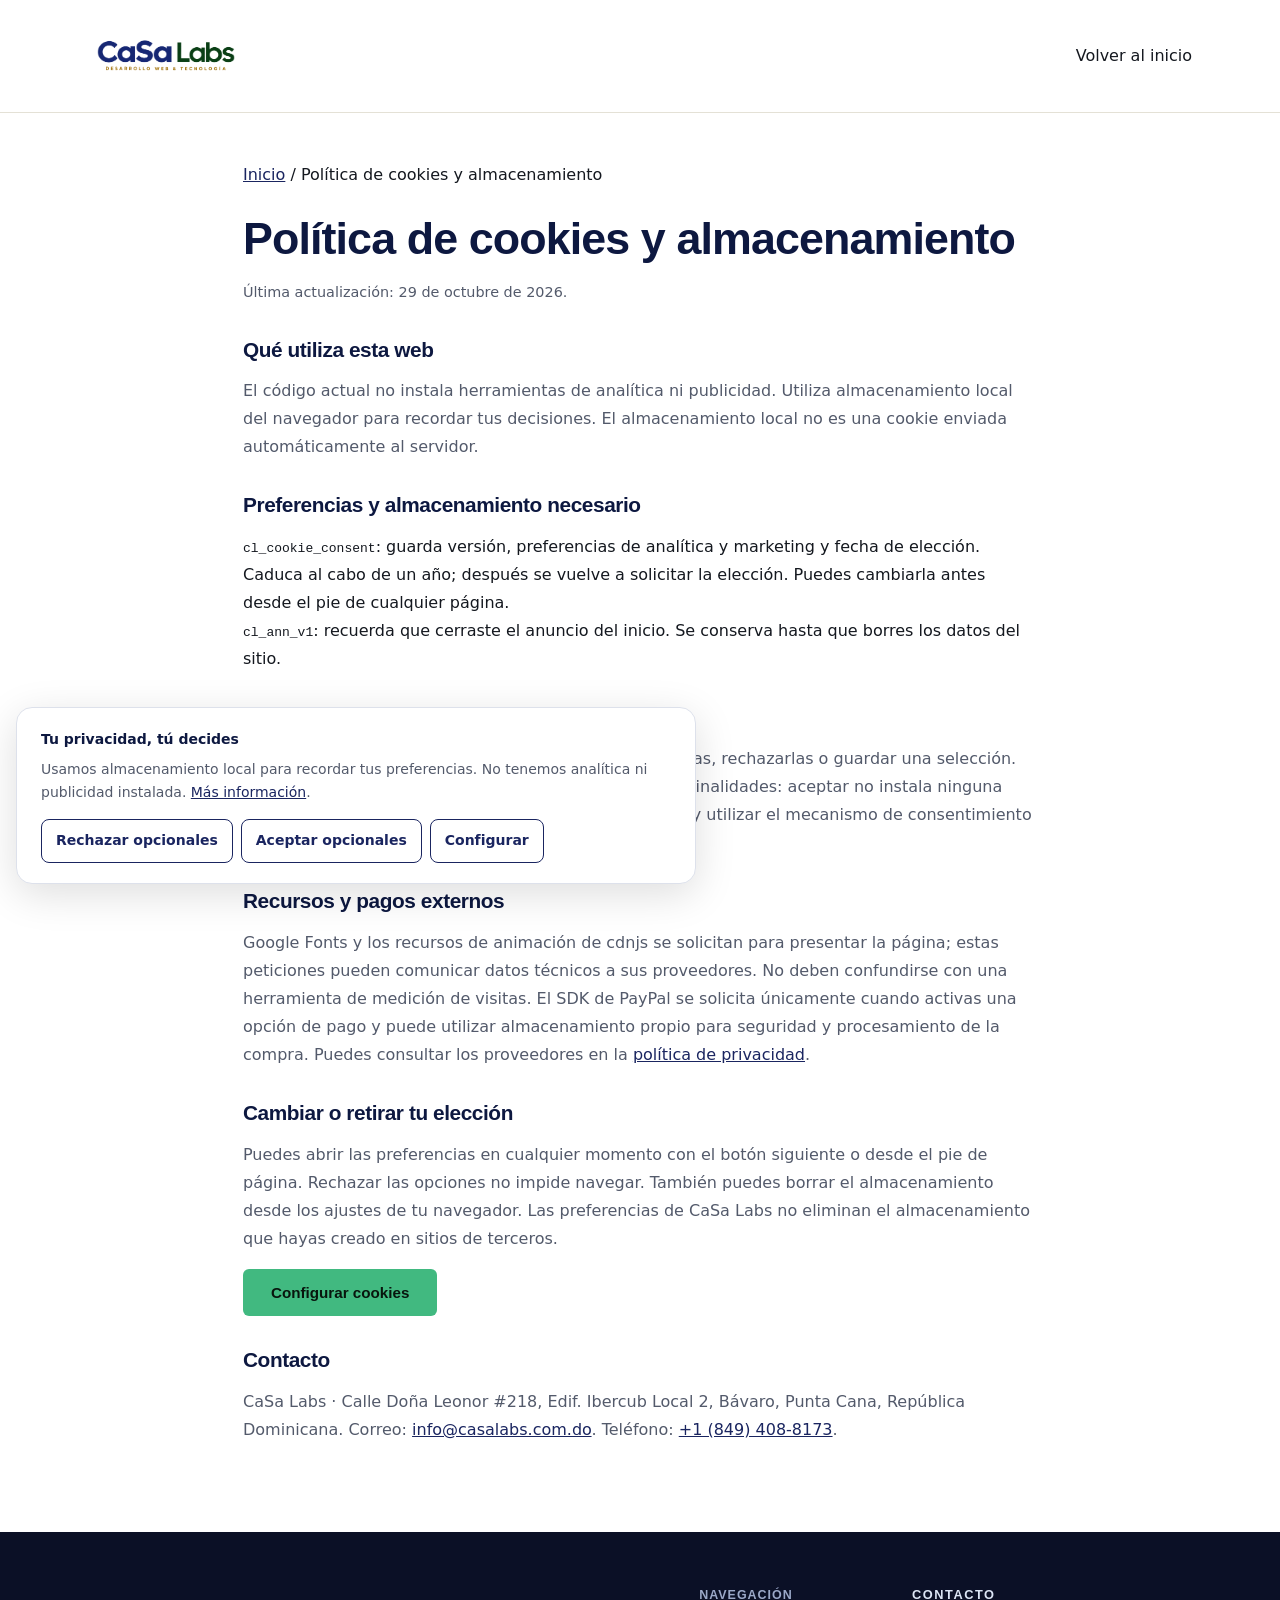
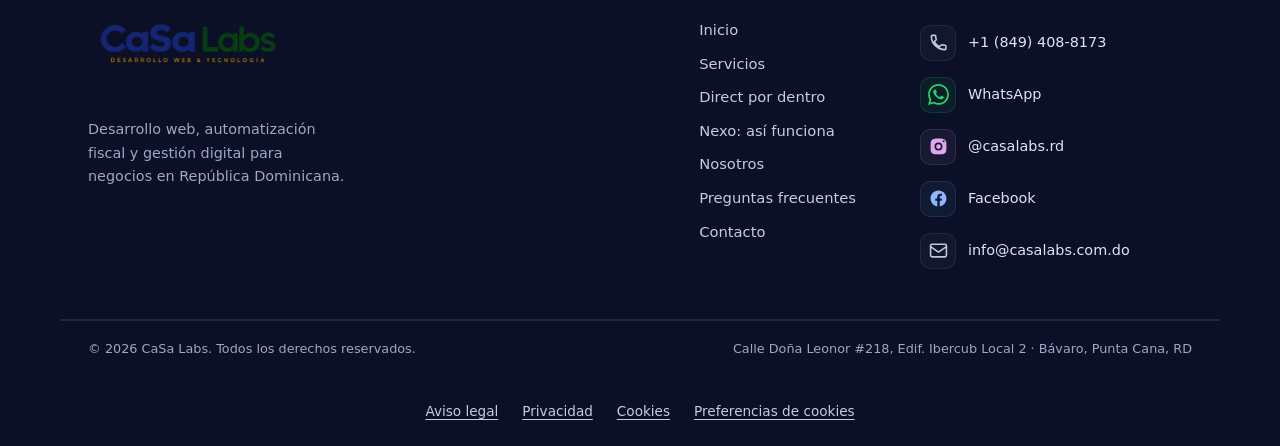
<file: politica-cookies.html>
<!DOCTYPE html><html lang="es"><head><meta charset="UTF-8"><meta name="viewport" content="width=device-width, initial-scale=1"><title>Política de cookies y almacenamiento | CaSa Labs</title><meta name="description" content="Qué guarda CaSa Labs en tu navegador y cómo cambiar tus preferencias."><link rel="canonical" href="https://casalabs.com.do/politica-cookies"><link rel="stylesheet" href="/css/style.css"><link rel="stylesheet" href="/css/privacy.css"><script src="/js/consent.js" defer></script><meta name="theme-color" content="#2E3190">
<meta name="mobile-web-app-capable" content="yes">
<meta name="apple-mobile-web-app-capable" content="yes">
<meta name="apple-mobile-web-app-title" content="CaSa Labs">
<meta name="apple-mobile-web-app-status-bar-style" content="default">
<link rel="icon" href="/favicon.ico?v=4" sizes="16x16 32x32 48x48">
<link rel="icon" type="image/png" sizes="16x16" href="/assets/casalabs-favicon-v4-16.png">
<link rel="icon" type="image/png" sizes="32x32" href="/assets/casalabs-favicon-v4-32.png">
<link rel="icon" type="image/png" sizes="48x48" href="/assets/casalabs-favicon-v4-48.png">
<link rel="apple-touch-icon" sizes="180x180" href="/assets/casalabs-icon-v3-180.png">
<link rel="manifest" href="/manifest-v3.webmanifest">
</head><body><a class="skip-link" href="#main-content">Saltar al contenido</a><header><div class="nav"><a href="/" class="nav-logo"><img src="/assets/logo-casalabs-transparent.png" alt="CaSa Labs"></a><a href="/">Volver al inicio</a></div></header><main id="main-content" class="legal-content"><nav aria-label="Ruta de navegación"><a href="/">Inicio</a> / Política de cookies y almacenamiento</nav><h1>Política de cookies y almacenamiento</h1><p class="legal-updated">Última actualización: 29 de octubre de 2026.</p><h2>Qué utiliza esta web</h2><p>El código actual no instala herramientas de analítica ni publicidad. Utiliza almacenamiento local del navegador para recordar tus decisiones. El almacenamiento local no es una cookie enviada automáticamente al servidor.</p><h2>Preferencias y almacenamiento necesario</h2><ul><li><code>cl_cookie_consent</code>: guarda versión, preferencias de analítica y marketing y fecha de elección. Caduca al cabo de un año; después se vuelve a solicitar la elección. Puedes cambiarla antes desde el pie de cualquier página.</li><li><code>cl_ann_v1</code>: recuerda que cerraste el anuncio del inicio. Se conserva hasta que borres los datos del sitio.</li></ul><h2>Opciones de analítica y marketing</h2><p>Ambas están desactivadas por defecto. Puedes aceptarlas, rechazarlas o guardar una selección. Actualmente no hay proveedores instalados para estas finalidades: aceptar no instala ninguna herramienta. Si se incorporan, deberán declararse aquí y utilizar el mecanismo de consentimiento antes de cargar.</p><h2>Recursos y pagos externos</h2><p>Google Fonts y los recursos de animación de cdnjs se solicitan para presentar la página; estas peticiones pueden comunicar datos técnicos a sus proveedores. No deben confundirse con una herramienta de medición de visitas. El SDK de PayPal se solicita únicamente cuando activas una opción de pago y puede utilizar almacenamiento propio para seguridad y procesamiento de la compra. Puedes consultar los proveedores en la <a href="/politica-privacidad">política de privacidad</a>.</p><h2>Cambiar o retirar tu elección</h2><p>Puedes abrir las preferencias en cualquier momento con el botón siguiente o desde el pie de página. Rechazar las opciones no impide navegar. También puedes borrar el almacenamiento desde los ajustes de tu navegador. Las preferencias de CaSa Labs no eliminan el almacenamiento que hayas creado en sitios de terceros.</p><button class="btn btn-primary" type="button" data-cookie-settings>Configurar cookies</button><h2>Contacto</h2><p>CaSa Labs · Calle Doña Leonor #218, Edif. Ibercub Local 2, Bávaro, Punta Cana, República Dominicana. Correo: <a href="mailto:info@casalabs.com.do">info@casalabs.com.do</a>. Teléfono: <a href="tel:+18494088173">+1 (849) 408-8173</a>.</p></main><footer id="footer-placeholder"></footer><script src="/js/footer.js"></script></body></html>
</file>
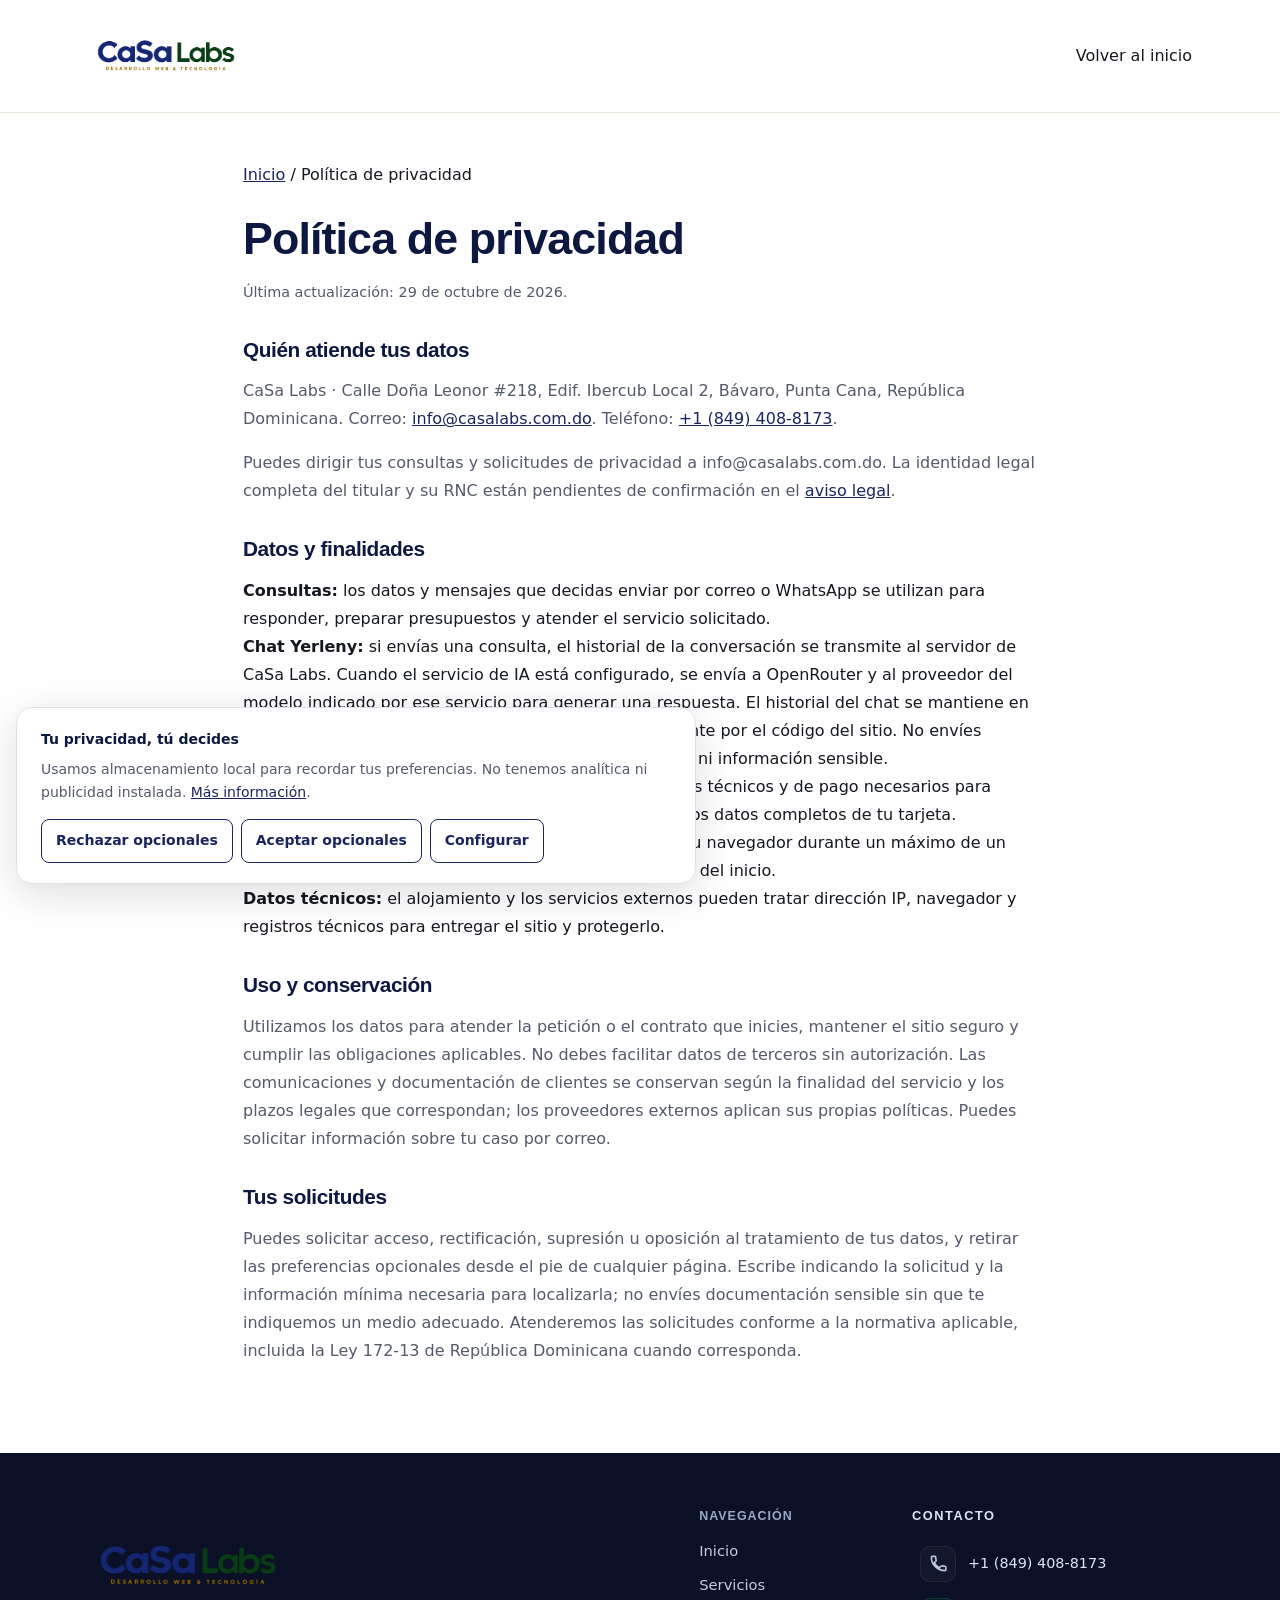
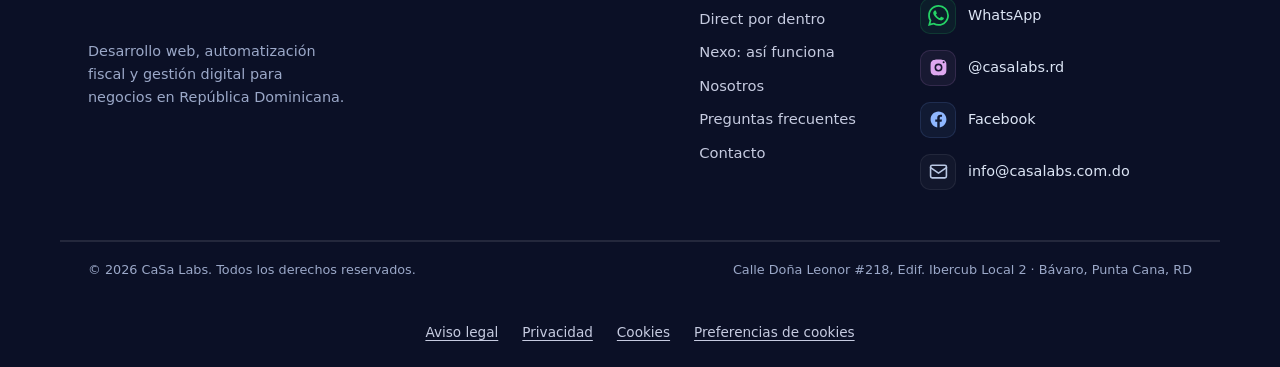
<file: politica-privacidad.html>
<!DOCTYPE html><html lang="es"><head><meta charset="UTF-8"><meta name="viewport" content="width=device-width, initial-scale=1"><title>Política de privacidad | CaSa Labs</title><meta name="description" content="Cómo se tratan los datos de contacto, los mensajes del chat y los pagos en CaSa Labs."><link rel="canonical" href="https://casalabs.com.do/politica-privacidad"><link rel="stylesheet" href="/css/style.css"><link rel="stylesheet" href="/css/privacy.css"><script src="/js/consent.js" defer></script><meta name="theme-color" content="#2E3190">
<meta name="mobile-web-app-capable" content="yes">
<meta name="apple-mobile-web-app-capable" content="yes">
<meta name="apple-mobile-web-app-title" content="CaSa Labs">
<meta name="apple-mobile-web-app-status-bar-style" content="default">
<link rel="icon" href="/favicon.ico?v=4" sizes="16x16 32x32 48x48">
<link rel="icon" type="image/png" sizes="16x16" href="/assets/casalabs-favicon-v4-16.png">
<link rel="icon" type="image/png" sizes="32x32" href="/assets/casalabs-favicon-v4-32.png">
<link rel="icon" type="image/png" sizes="48x48" href="/assets/casalabs-favicon-v4-48.png">
<link rel="apple-touch-icon" sizes="180x180" href="/assets/casalabs-icon-v3-180.png">
<link rel="manifest" href="/manifest-v3.webmanifest">
</head><body><a class="skip-link" href="#main-content">Saltar al contenido</a><header><div class="nav"><a href="/" class="nav-logo"><img src="/assets/logo-casalabs-transparent.png" alt="CaSa Labs"></a><a href="/">Volver al inicio</a></div></header><main id="main-content" class="legal-content"><nav aria-label="Ruta de navegación"><a href="/">Inicio</a> / Política de privacidad</nav><h1>Política de privacidad</h1><p class="legal-updated">Última actualización: 29 de octubre de 2026.</p><h2>Quién atiende tus datos</h2><p>CaSa Labs · Calle Doña Leonor #218, Edif. Ibercub Local 2, Bávaro, Punta Cana, República Dominicana. Correo: <a href="mailto:info@casalabs.com.do">info@casalabs.com.do</a>. Teléfono: <a href="tel:+18494088173">+1 (849) 408-8173</a>.</p><p>Puedes dirigir tus consultas y solicitudes de privacidad a info@casalabs.com.do. La identidad legal completa del titular y su RNC están pendientes de confirmación en el <a href="/aviso-legal">aviso legal</a>.</p><h2>Datos y finalidades</h2><ul><li><strong>Consultas:</strong> los datos y mensajes que decidas enviar por correo o WhatsApp se utilizan para responder, preparar presupuestos y atender el servicio solicitado.</li><li><strong>Chat Yerleny:</strong> si envías una consulta, el historial de la conversación se transmite al servidor de CaSa Labs. Cuando el servicio de IA está configurado, se envía a OpenRouter y al proveedor del modelo indicado por ese servicio para generar una respuesta. El historial del chat se mantiene en memoria de la página y no se guarda de forma persistente por el código del sitio. No envíes contraseñas, documentos de identidad, datos bancarios ni información sensible.</li><li><strong>Pagos:</strong> al activar PayPal, este proveedor recibe los datos técnicos y de pago necesarios para procesar la operación. El código de esta web no recibe los datos completos de tu tarjeta.</li><li><strong>Preferencias:</strong> guardamos tus opciones de cookies en tu navegador durante un máximo de un año. También se puede recordar que cerraste el anuncio del inicio.</li><li><strong>Datos técnicos:</strong> el alojamiento y los servicios externos pueden tratar dirección IP, navegador y registros técnicos para entregar el sitio y protegerlo.</li></ul><h2>Uso y conservación</h2><p>Utilizamos los datos para atender la petición o el contrato que inicies, mantener el sitio seguro y cumplir las obligaciones aplicables. No debes facilitar datos de terceros sin autorización. Las comunicaciones y documentación de clientes se conservan según la finalidad del servicio y los plazos legales que correspondan; los proveedores externos aplican sus propias políticas. Puedes solicitar información sobre tu caso por correo.</p><h2>Tus solicitudes</h2><p>Puedes solicitar acceso, rectificación, supresión u oposición al tratamiento de tus datos, y retirar las preferencias opcionales desde el pie de cualquier página. Escribe indicando la solicitud y la información mínima necesaria para localizarla; no envíes documentación sensible sin que te indiquemos un medio adecuado. Atenderemos las solicitudes conforme a la normativa aplicable, incluida la Ley 172-13 de República Dominicana cuando corresponda.</p></main><footer id="footer-placeholder"></footer><script src="/js/footer.js"></script></body></html>
</file>
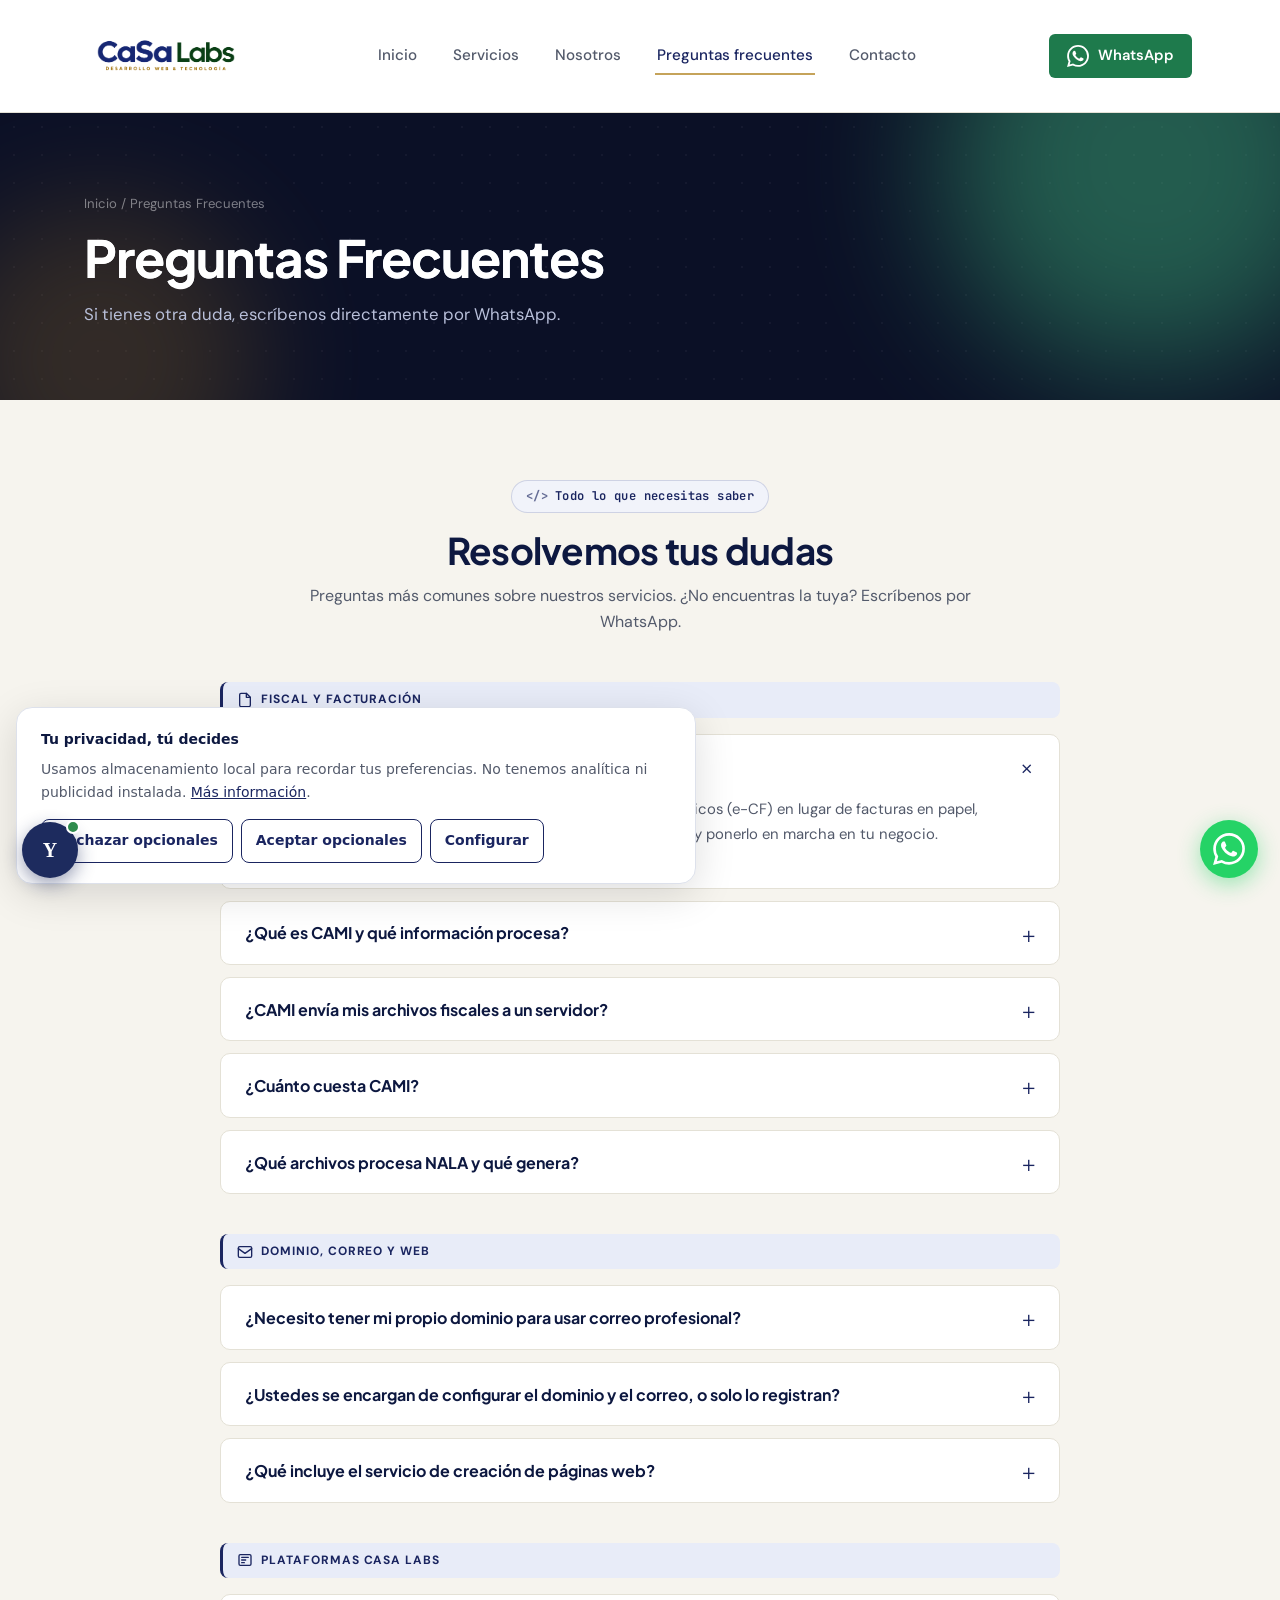
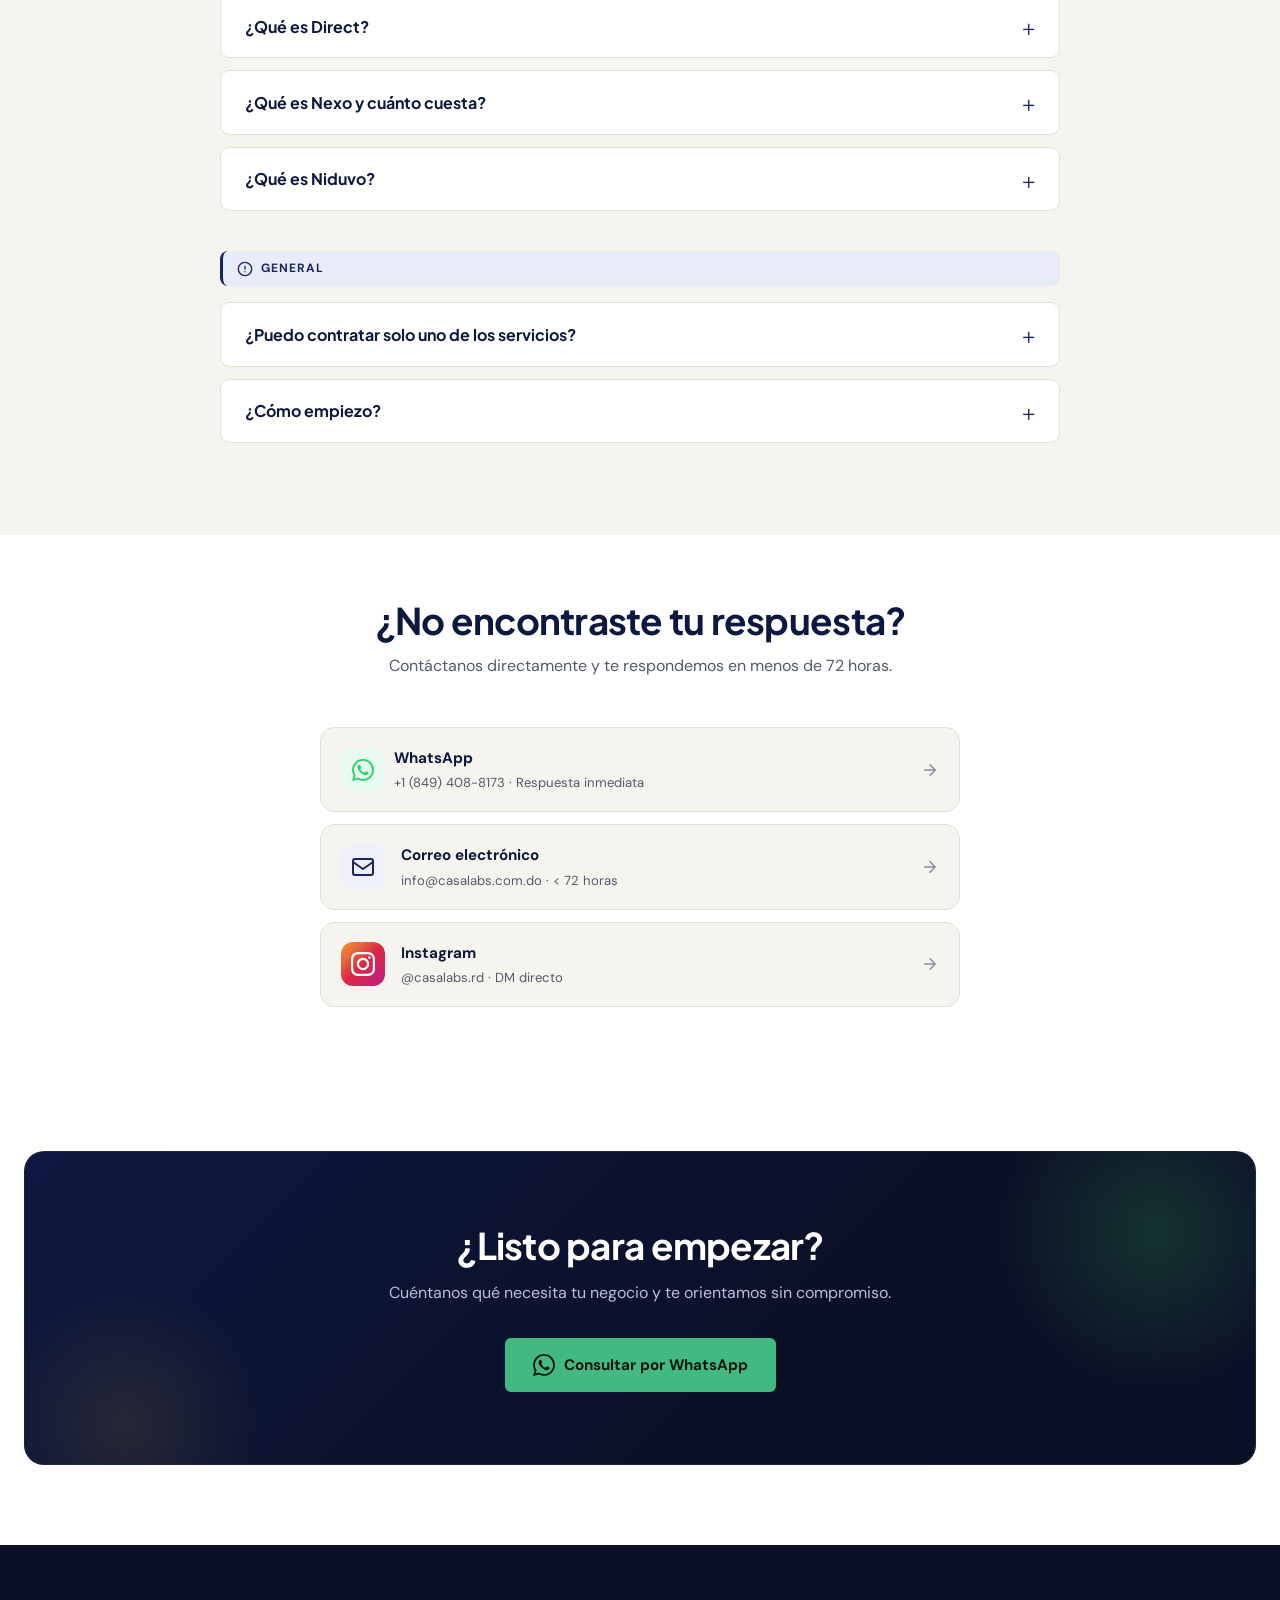
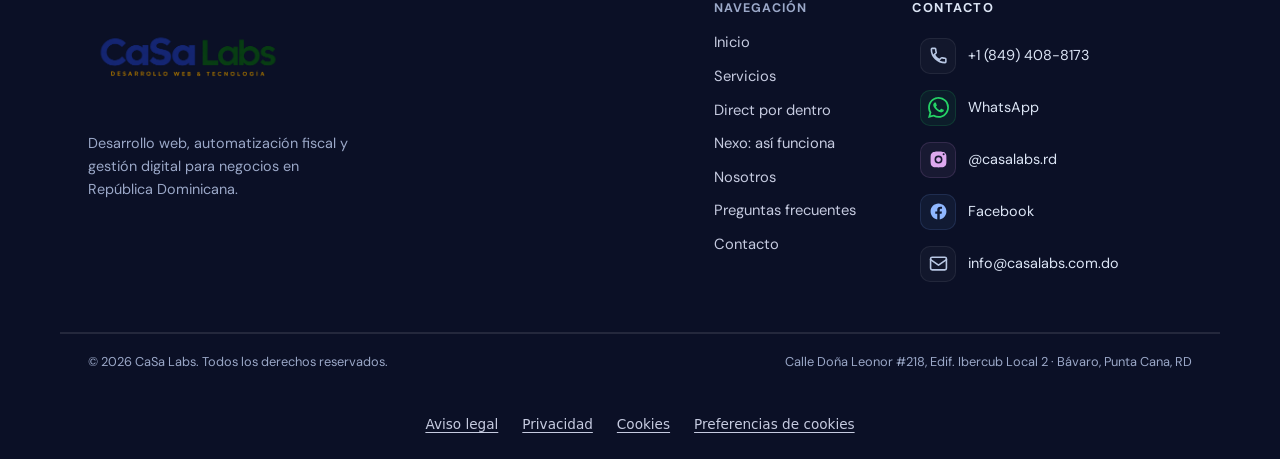
<file: preguntas-frecuentes.html>
<!doctype html>
<html lang="es">
<head>
<meta charset="utf-8">
<meta name="viewport" content="width=device-width,initial-scale=1">
<title>Preguntas Frecuentes | CaSa Labs</title>
<meta name="description" content="Resolvemos tus dudas sobre facturación electrónica, CAMI, NALA, dominio, correo profesional y páginas web.">
<link rel="canonical" href="https://casalabs.com.do/preguntas-frecuentes">
<meta property="og:type" content="website"><meta property="og:locale" content="es_DO">
<meta property="og:title" content="Preguntas frecuentes | CaSa Labs"><meta property="og:description" content="Respuestas sobre facturación electrónica, dominios, correo profesional, NALA y páginas web.">
<meta property="og:url" content="https://casalabs.com.do/preguntas-frecuentes"><meta property="og:image" content="https://casalabs.com.do/assets/og-sam.png">
<meta name="twitter:card" content="summary_large_image"><meta name="twitter:image" content="https://casalabs.com.do/assets/og-sam.png">
<link rel="preconnect" href="https://fonts.googleapis.com">
<link rel="preconnect" href="https://fonts.gstatic.com" crossorigin>
<link href="https://fonts.googleapis.com/css2?family=Plus+Jakarta+Sans:ital,wght@0,400;0,500;0,600;0,700;0,800;1,400;1,500;1,600;1,700;1,800&family=DM+Sans:ital,opsz,wght@0,9..40,300;0,9..40,400;0,9..40,500;0,9..40,600;0,9..40,700;1,9..40,300;1,9..40,400;1,9..40,500;1,9..40,600;1,9..40,700&family=JetBrains+Mono:wght@400;500&display=swap" rel="stylesheet">
<link rel="stylesheet" href="css/style.css">
<script type="application/ld+json">
{
  "@context": "https://schema.org",
  "@type": "FAQPage",
  "mainEntity": [
    {"@type":"Question","name":"¿Qué es un facturador electrónico y por qué lo necesito?","acceptedAnswer":{"@type":"Answer","text":"Es el sistema que permite emitir comprobantes fiscales electrónicos en lugar de facturas en papel, cumpliendo con la normativa vigente."}},
    {"@type":"Question","name":"¿Necesito tener mi propio dominio para usar correo profesional?","acceptedAnswer":{"@type":"Answer","text":"Sí. El correo profesional requiere un dominio propio. CaSa Labs puede registrarlo y configurarlo junto con el servidor de correo."}},
    {"@type":"Question","name":"¿Puedo contratar solo uno de los servicios?","acceptedAnswer":{"@type":"Answer","text":"Sí. Cada servicio se ofrece de forma independiente y también puede combinarse según las necesidades del negocio."}},
    {"@type":"Question","name":"¿Qué es CAMI y qué información procesa?","acceptedAnswer":{"@type":"Answer","text":"CAMI es una plataforma web contable y tributaria que procesa los formatos 606 y 607, reportes de CardNET y Azul, y balances de comprobación para facilitar el análisis fiscal."}},
    {"@type":"Question","name":"¿Cuánto cuesta CAMI?","acceptedAnswer":{"@type":"Answer","text":"CAMI cuesta US$ 150 mensuales. El servicio de IR-2 se ofrece por separado a US$ 100 cada dos meses."}},
    {"@type":"Question","name":"¿Qué archivos procesa NALA y qué genera?","acceptedAnswer":{"@type":"Answer","text":"NALA procesa fotos y archivos PDF de facturas, identifica los datos de cada comprobante y genera los formatos DGII 606, 607 e IR-17 en Excel y TXT, listos para revisar, corregir y enviar."}}
  ]
}
</script>
<link rel="stylesheet" href="/css/privacy.css">
<script src="/js/consent.js" defer></script>
<meta name="theme-color" content="#2E3190">
<meta name="mobile-web-app-capable" content="yes">
<meta name="apple-mobile-web-app-capable" content="yes">
<meta name="apple-mobile-web-app-title" content="CaSa Labs">
<meta name="apple-mobile-web-app-status-bar-style" content="default">
<link rel="icon" href="/favicon.ico?v=4" sizes="16x16 32x32 48x48">
<link rel="icon" type="image/png" sizes="16x16" href="/assets/casalabs-favicon-v4-16.png">
<link rel="icon" type="image/png" sizes="32x32" href="/assets/casalabs-favicon-v4-32.png">
<link rel="icon" type="image/png" sizes="48x48" href="/assets/casalabs-favicon-v4-48.png">
<link rel="apple-touch-icon" sizes="180x180" href="/assets/casalabs-icon-v3-180.png">
<link rel="manifest" href="/manifest-v3.webmanifest">
</head>
<body>
<a class="skip-link" href="#main-content">Saltar al contenido principal</a>

<header>
  <div class="nav">
    <a href="/" class="nav-logo"><img src="assets/logo-casalabs-transparent.png" alt="CaSa Labs"></a>
    <nav class="nav-links" id="navLinks">
      <a href="/">Inicio</a>
      <a href="/servicios">Servicios</a>
      <a href="/nosotros">Nosotros</a>
      <a href="/preguntas-frecuentes" aria-current="page">Preguntas frecuentes</a>
      <a href="/contacto">Contacto</a>
    </nav>
    <a class="nav-cta whatsapp-link" href="https://wa.me/18494088173" target="_blank" rel="noopener noreferrer"><svg class="whatsapp-icon" width="22" height="22" viewBox="0 0 24 24" fill="currentColor" aria-hidden="true" focusable="false"><path d="M17.472 14.382c-.297-.149-1.758-.867-2.03-.967-.273-.099-.471-.148-.67.15-.197.297-.767.966-.94 1.164-.173.199-.347.223-.644.075-.297-.15-1.255-.463-2.39-1.475-.883-.788-1.48-1.761-1.653-2.059-.173-.297-.018-.458.13-.606.134-.133.298-.347.446-.52.149-.174.198-.298.298-.497.099-.198.05-.371-.025-.52-.075-.149-.669-1.612-.916-2.207-.242-.579-.487-.5-.669-.51-.173-.008-.371-.01-.57-.01-.198 0-.52.074-.792.372-.272.297-1.04 1.016-1.04 2.479 0 1.462 1.065 2.875 1.213 3.074.149.198 2.096 3.2 5.077 4.487.709.306 1.262.489 1.694.625.712.227 1.36.195 1.871.118.571-.085 1.758-.719 2.006-1.413.248-.694.248-1.289.173-1.413-.074-.124-.272-.198-.57-.347m-5.421 7.403h-.004a9.87 9.87 0 01-5.031-1.378l-.361-.214-3.741.982.998-3.648-.235-.374a9.86 9.86 0 01-1.51-5.26c.001-5.45 4.436-9.884 9.888-9.884 2.64 0 5.122 1.03 6.988 2.898a9.825 9.825 0 012.893 6.994c-.003 5.45-4.437 9.884-9.885 9.884m8.413-18.297A11.815 11.815 0 0012.05 0C5.495 0 .16 5.335.157 11.892c0 2.096.547 4.142 1.588 5.945L.057 24l6.305-1.654a11.882 11.882 0 005.683 1.448h.005c6.554 0 11.89-5.335 11.893-11.893a11.821 11.821 0 00-3.48-8.413Z"/></svg>WhatsApp</a>
    <button class="menu-btn" id="menuBtn" aria-label="Abrir menú" aria-expanded="false">
      <span></span><span></span><span></span>
    </button>
  </div>
</header>

<main id="main-content">
<section class="page-hero">
  <div class="container">
    <div class="breadcrumb">Inicio / Preguntas Frecuentes</div>
    <h1 class="grad-text">Preguntas Frecuentes</h1>
    <p>Si tienes otra duda, escríbenos directamente por WhatsApp.</p>
  </div>
</section>

<section class="faq-section">
  <div class="container">
    <div class="section-head">
      <span class="eyebrow">Todo lo que necesitas saber</span>
      <h2>Resolvemos tus dudas</h2>
      <p>Preguntas más comunes sobre nuestros servicios. ¿No encuentras la tuya? Escríbenos por WhatsApp.</p>
    </div>

    <div class="faq-wrap">

      <div class="faq-category-label">
        <svg width="16" height="16" viewBox="0 0 24 24" fill="none" stroke="currentColor" stroke-width="2" stroke-linecap="round" stroke-linejoin="round" aria-hidden="true"><path d="M14 2H6a2 2 0 0 0-2 2v16a2 2 0 0 0 2 2h12a2 2 0 0 0 2-2V8z"/><polyline points="14 2 14 8 20 8"/></svg>
        Fiscal y Facturación
      </div>

      <div class="faq-item open">
        <button class="faq-q">¿Qué es un facturador electrónico y por qué lo necesito? <span class="plus">+</span></button>
        <div class="faq-a"><p>Es el sistema que te permite emitir comprobantes fiscales electrónicos (e-CF) en lugar de facturas en papel, cumpliendo con la normativa vigente. Te ayudamos a configurarlo y ponerlo en marcha en tu negocio.</p></div>
      </div>

      <div class="faq-item">
        <button class="faq-q">¿Qué es CAMI y qué información procesa? <span class="plus">+</span></button>
        <div class="faq-a"><p>CAMI es una plataforma web contable y tributaria que procesa los formatos 606 y 607, los reportes de CardNET y Azul, y balances de comprobación. Consolida compras, ventas, ITBIS, retenciones y formas de pago; además, facilita el cuadre del IT-1 y el análisis anual del IR-2.</p></div>
      </div>

      <div class="faq-item">
        <button class="faq-q">¿CAMI envía mis archivos fiscales a un servidor? <span class="plus">+</span></button>
        <div class="faq-a"><p>Los archivos se procesan localmente en el navegador, ayudando a mantener la privacidad de la información fiscal del usuario. Tus datos nunca salen de tu computadora.</p></div>
      </div>

      <div class="faq-item">
        <button class="faq-q">¿Cuánto cuesta CAMI? <span class="plus">+</span></button>
        <div class="faq-a"><p>CAMI cuesta US$ 150 mensuales. El servicio de IR-2 se ofrece como servicio independiente por US$ 100 cada dos meses. Ver todos los planes en la página de <a href="/servicios" style="color:var(--indigo);font-weight:600">Servicios</a>.</p></div>
      </div>

      <div class="faq-item">
        <button class="faq-q">¿Qué archivos procesa NALA y qué genera? <span class="plus">+</span></button>
        <div class="faq-a"><p>NALA procesa fotos y archivos PDF de facturas, identifica los datos de cada comprobante y genera los formatos DGII 606, 607 e IR-17 en Excel y TXT, listos para revisar, corregir y enviar. El costo es de US$ 0.30 por factura procesada.</p></div>
      </div>

      <div class="faq-category-label" style="margin-top:40px">
        <svg width="16" height="16" viewBox="0 0 24 24" fill="none" stroke="currentColor" stroke-width="2" stroke-linecap="round" stroke-linejoin="round" aria-hidden="true"><rect x="2" y="4" width="20" height="16" rx="2"/><path d="m2 7 10 7 10-7"/></svg>
        Dominio, Correo y Web
      </div>

      <div class="faq-item">
        <button class="faq-q">¿Necesito tener mi propio dominio para usar correo profesional? <span class="plus">+</span></button>
        <div class="faq-a"><p>Sí. El correo profesional (por ejemplo, tunombre@tuempresa.com) requiere un dominio propio. Si aún no lo tienes, te ayudamos a registrarlo y configurarlo junto con el servidor de correo.</p></div>
      </div>

      <div class="faq-item">
        <button class="faq-q">¿Ustedes se encargan de configurar el dominio y el correo, o solo lo registran? <span class="plus">+</span></button>
        <div class="faq-a"><p>Nos encargamos del proceso completo: registro, configuración técnica y puesta en marcha, para que el dominio y el correo queden funcionando correctamente.</p></div>
      </div>

      <div class="faq-item">
        <button class="faq-q">¿Qué incluye el servicio de creación de páginas web? <span class="plus">+</span></button>
        <div class="faq-a"><p>Diseño y desarrollo de un sitio web funcional, adaptado a las necesidades de tu negocio. Los planes van desde 5 secciones (US$ 250) hasta tiendas online (US$ 800). Ver todos los planes en <a href="/servicios" style="color:var(--indigo);font-weight:600">Servicios</a>.</p></div>
      </div>

      <div class="faq-category-label" style="margin-top:40px">
        <svg width="16" height="16" viewBox="0 0 24 24" fill="none" stroke="currentColor" stroke-width="2" stroke-linecap="round" stroke-linejoin="round" aria-hidden="true"><rect x="3" y="4" width="18" height="16" rx="2"/><path d="M7 8h10M7 12h6M7 16h4"/></svg>
        Plataformas CaSa Labs
      </div>

      <div class="faq-item">
        <button class="faq-q">¿Qué es Direct? <span class="plus">+</span></button>
        <div class="faq-a"><p>Direct organiza los accesos de un despacho o empresa a portales como DGII, TSS y otros servicios de trabajo. Cada persona tiene su usuario y los permisos que le corresponden. Cuesta US$ 20 por usuario al mes o US$ 220 por usuario al año, con un mes gratis en el plan anual.</p></div>
      </div>

      <div class="faq-item">
        <button class="faq-q">¿Qué es Nexo y cuánto cuesta? <span class="plus">+</span></button>
        <div class="faq-a"><p>Nexo reúne tareas, clientes, calendario, documentos y comunicación del equipo en un solo lugar. Cuesta US$ 14 por usuario al mes, o US$ 154 por usuario al año: pagas 11 meses y recibes 12. Conoce todas sus funciones en <a href="/nexo" style="color:var(--indigo);font-weight:600">Nexo: así funciona</a>.</p></div>
      </div>

      <div class="faq-item">
        <button class="faq-q">¿Qué es Niduvo? <span class="plus">+</span></button>
        <div class="faq-a"><p>Niduvo es el espacio de almacenamiento en la nube para los archivos de tu equipo. Permite tener documentos organizados y disponibles cuando los necesites.</p></div>
      </div>

      <div class="faq-category-label" style="margin-top:40px">
        <svg width="16" height="16" viewBox="0 0 24 24" fill="none" stroke="currentColor" stroke-width="2" stroke-linecap="round" stroke-linejoin="round" aria-hidden="true"><circle cx="12" cy="12" r="10"/><path d="M12 8v4m0 4h.01"/></svg>
        General
      </div>

      <div class="faq-item">
        <button class="faq-q">¿Puedo contratar solo uno de los servicios? <span class="plus">+</span></button>
        <div class="faq-a"><p>Sí, cada servicio se ofrece de forma independiente. También puedes combinarlos según lo que necesite tu negocio.</p></div>
      </div>

      <div class="faq-item">
        <button class="faq-q">¿Cómo empiezo? <span class="plus">+</span></button>
        <div class="faq-a"><p>Escríbenos por WhatsApp al <a href="https://wa.me/18494088173" target="_blank" rel="noopener noreferrer" style="color:var(--indigo);font-weight:600" class="whatsapp-link"><svg class="whatsapp-icon" width="22" height="22" viewBox="0 0 24 24" fill="currentColor" aria-hidden="true" focusable="false"><path d="M17.472 14.382c-.297-.149-1.758-.867-2.03-.967-.273-.099-.471-.148-.67.15-.197.297-.767.966-.94 1.164-.173.199-.347.223-.644.075-.297-.15-1.255-.463-2.39-1.475-.883-.788-1.48-1.761-1.653-2.059-.173-.297-.018-.458.13-.606.134-.133.298-.347.446-.52.149-.174.198-.298.298-.497.099-.198.05-.371-.025-.52-.075-.149-.669-1.612-.916-2.207-.242-.579-.487-.5-.669-.51-.173-.008-.371-.01-.57-.01-.198 0-.52.074-.792.372-.272.297-1.04 1.016-1.04 2.479 0 1.462 1.065 2.875 1.213 3.074.149.198 2.096 3.2 5.077 4.487.709.306 1.262.489 1.694.625.712.227 1.36.195 1.871.118.571-.085 1.758-.719 2.006-1.413.248-.694.248-1.289.173-1.413-.074-.124-.272-.198-.57-.347m-5.421 7.403h-.004a9.87 9.87 0 01-5.031-1.378l-.361-.214-3.741.982.998-3.648-.235-.374a9.86 9.86 0 01-1.51-5.26c.001-5.45 4.436-9.884 9.888-9.884 2.64 0 5.122 1.03 6.988 2.898a9.825 9.825 0 012.893 6.994c-.003 5.45-4.437 9.884-9.885 9.884m8.413-18.297A11.815 11.815 0 0012.05 0C5.495 0 .16 5.335.157 11.892c0 2.096.547 4.142 1.588 5.945L.057 24l6.305-1.654a11.882 11.882 0 005.683 1.448h.005c6.554 0 11.89-5.335 11.893-11.893a11.821 11.821 0 00-3.48-8.413Z"/></svg>+1 (849) 408-8173</a> contándonos qué necesita tu negocio, y te orientamos sobre la mejor solución.</p></div>
      </div>

    </div>
  </div>
</section>

<section class="faq-contact-section">
  <div class="container">
    <div class="section-head center">
      <h2>¿No encontraste tu respuesta?</h2>
      <p>Contáctanos directamente y te respondemos en menos de 72 horas.</p>
    </div>
    <div class="faq-contact-grid">
      <a href="https://wa.me/18494088173" target="_blank" rel="noopener noreferrer" class="faq-contact-card whatsapp-link">
        <div class="faq-contact-icon wa">
          <svg class="whatsapp-icon" width="22" height="22" viewBox="0 0 24 24" fill="currentColor" aria-hidden="true" focusable="false"><path d="M17.472 14.382c-.297-.149-1.758-.867-2.03-.967-.273-.099-.471-.148-.67.15-.197.297-.767.966-.94 1.164-.173.199-.347.223-.644.075-.297-.15-1.255-.463-2.39-1.475-.883-.788-1.48-1.761-1.653-2.059-.173-.297-.018-.458.13-.606.134-.133.298-.347.446-.52.149-.174.198-.298.298-.497.099-.198.05-.371-.025-.52-.075-.149-.669-1.612-.916-2.207-.242-.579-.487-.5-.669-.51-.173-.008-.371-.01-.57-.01-.198 0-.52.074-.792.372-.272.297-1.04 1.016-1.04 2.479 0 1.462 1.065 2.875 1.213 3.074.149.198 2.096 3.2 5.077 4.487.709.306 1.262.489 1.694.625.712.227 1.36.195 1.871.118.571-.085 1.758-.719 2.006-1.413.248-.694.248-1.289.173-1.413-.074-.124-.272-.198-.57-.347m-5.421 7.403h-.004a9.87 9.87 0 01-5.031-1.378l-.361-.214-3.741.982.998-3.648-.235-.374a9.86 9.86 0 01-1.51-5.26c.001-5.45 4.436-9.884 9.888-9.884 2.64 0 5.122 1.03 6.988 2.898a9.825 9.825 0 012.893 6.994c-.003 5.45-4.437 9.884-9.885 9.884m8.413-18.297A11.815 11.815 0 0012.05 0C5.495 0 .16 5.335.157 11.892c0 2.096.547 4.142 1.588 5.945L.057 24l6.305-1.654a11.882 11.882 0 005.683 1.448h.005c6.554 0 11.89-5.335 11.893-11.893a11.821 11.821 0 00-3.48-8.413Z"/></svg>
        </div>
        <div>
          <strong>WhatsApp</strong>
          <span>+1 (849) 408-8173 · Respuesta inmediata</span>
        </div>
        <svg class="faq-contact-arrow" width="18" height="18" viewBox="0 0 24 24" fill="none" stroke="currentColor" stroke-width="2" stroke-linecap="round" stroke-linejoin="round" aria-hidden="true"><path d="M5 12h14M12 5l7 7-7 7"/></svg>
      </a>
      <a href="mailto:info@casalabs.com.do" class="faq-contact-card">
        <div class="faq-contact-icon em">
          <svg width="24" height="24" viewBox="0 0 24 24" fill="none" stroke="currentColor" stroke-width="2" stroke-linecap="round" stroke-linejoin="round" aria-hidden="true"><rect x="2" y="4" width="20" height="16" rx="2"/><path d="m2 7 10 7 10-7"/></svg>
        </div>
        <div>
          <strong>Correo electrónico</strong>
          <span>info@casalabs.com.do · &lt; 72 horas</span>
        </div>
        <svg class="faq-contact-arrow" width="18" height="18" viewBox="0 0 24 24" fill="none" stroke="currentColor" stroke-width="2" stroke-linecap="round" stroke-linejoin="round" aria-hidden="true"><path d="M5 12h14M12 5l7 7-7 7"/></svg>
      </a>
      <a href="https://www.instagram.com/casalabs.rd" target="_blank" rel="noopener noreferrer" class="faq-contact-card">
        <div class="faq-contact-icon ig">
          <svg width="24" height="24" viewBox="0 0 24 24" fill="currentColor" aria-hidden="true"><path d="M12 2.163c3.204 0 3.584.012 4.85.07 3.252.148 4.771 1.691 4.919 4.919.058 1.265.069 1.645.069 4.849 0 3.205-.012 3.584-.069 4.849-.149 3.225-1.664 4.771-4.919 4.919-1.266.058-1.644.07-4.85.07-3.204 0-3.584-.012-4.849-.07-3.26-.149-4.771-1.699-4.919-4.92-.058-1.265-.07-1.644-.07-4.849 0-3.204.013-3.583.07-4.849.149-3.227 1.664-4.771 4.919-4.919 1.266-.057 1.645-.069 4.849-.069zm0-2.163c-3.259 0-3.667.014-4.947.072-4.358.2-6.78 2.618-6.98 6.98-.059 1.281-.073 1.689-.073 4.948 0 3.259.014 3.668.072 4.948.2 4.358 2.618 6.78 6.98 6.98 1.281.058 1.689.072 4.948.072 3.259 0 3.668-.014 4.948-.072 4.354-.2 6.782-2.618 6.979-6.98.059-1.28.073-1.689.073-4.948 0-3.259-.014-3.667-.072-4.947-.196-4.354-2.617-6.78-6.979-6.98-1.281-.059-1.69-.073-4.949-.073zm0 5.838c-3.403 0-6.162 2.759-6.162 6.162s2.759 6.163 6.162 6.163 6.162-2.759 6.162-6.163c0-3.403-2.759-6.162-6.162-6.162zm0 10.162c-2.209 0-4-1.79-4-4 0-2.209 1.791-4 4-4s4 1.791 4 4c0 2.21-1.791 4-4 4zm6.406-11.845c-.796 0-1.441.645-1.441 1.44s.645 1.44 1.441 1.44c.795 0 1.439-.645 1.439-1.44s-.644-1.44-1.439-1.44z"/></svg>
        </div>
        <div>
          <strong>Instagram</strong>
          <span>@casalabs.rd · DM directo</span>
        </div>
        <svg class="faq-contact-arrow" width="18" height="18" viewBox="0 0 24 24" fill="none" stroke="currentColor" stroke-width="2" stroke-linecap="round" stroke-linejoin="round" aria-hidden="true"><path d="M5 12h14M12 5l7 7-7 7"/></svg>
      </a>
    </div>
  </div>
</section>

<section class="cta-band-wrap">
  <div class="cta-band">
    <h2>¿Listo para empezar?</h2>
    <p>Cuéntanos qué necesita tu negocio y te orientamos sin compromiso.</p>
    <a href="https://wa.me/18494088173" class="btn btn-accent whatsapp-link" target="_blank" rel="noopener noreferrer"><svg class="whatsapp-icon" width="22" height="22" viewBox="0 0 24 24" fill="currentColor" aria-hidden="true" focusable="false"><path d="M17.472 14.382c-.297-.149-1.758-.867-2.03-.967-.273-.099-.471-.148-.67.15-.197.297-.767.966-.94 1.164-.173.199-.347.223-.644.075-.297-.15-1.255-.463-2.39-1.475-.883-.788-1.48-1.761-1.653-2.059-.173-.297-.018-.458.13-.606.134-.133.298-.347.446-.52.149-.174.198-.298.298-.497.099-.198.05-.371-.025-.52-.075-.149-.669-1.612-.916-2.207-.242-.579-.487-.5-.669-.51-.173-.008-.371-.01-.57-.01-.198 0-.52.074-.792.372-.272.297-1.04 1.016-1.04 2.479 0 1.462 1.065 2.875 1.213 3.074.149.198 2.096 3.2 5.077 4.487.709.306 1.262.489 1.694.625.712.227 1.36.195 1.871.118.571-.085 1.758-.719 2.006-1.413.248-.694.248-1.289.173-1.413-.074-.124-.272-.198-.57-.347m-5.421 7.403h-.004a9.87 9.87 0 01-5.031-1.378l-.361-.214-3.741.982.998-3.648-.235-.374a9.86 9.86 0 01-1.51-5.26c.001-5.45 4.436-9.884 9.888-9.884 2.64 0 5.122 1.03 6.988 2.898a9.825 9.825 0 012.893 6.994c-.003 5.45-4.437 9.884-9.885 9.884m8.413-18.297A11.815 11.815 0 0012.05 0C5.495 0 .16 5.335.157 11.892c0 2.096.547 4.142 1.588 5.945L.057 24l6.305-1.654a11.882 11.882 0 005.683 1.448h.005c6.554 0 11.89-5.335 11.893-11.893a11.821 11.821 0 00-3.48-8.413Z"/></svg>Consultar por WhatsApp</a>
  </div>
</section>

</main>

<footer id="footer-placeholder"><nav class="legal-links" aria-label="Información legal"><a href="/aviso-legal">Aviso legal</a><a href="/politica-privacidad">Privacidad</a><a href="/politica-cookies">Cookies</a><button type="button" data-cookie-settings>Preferencias de cookies</button></nav>
</footer>
<a href="https://wa.me/18494088173" class="wa-float whatsapp-link" target="_blank" rel="noopener noreferrer" aria-label="Conversar por WhatsApp"><svg class="whatsapp-icon" width="22" height="22" viewBox="0 0 24 24" fill="currentColor" aria-hidden="true" focusable="false"><path d="M17.472 14.382c-.297-.149-1.758-.867-2.03-.967-.273-.099-.471-.148-.67.15-.197.297-.767.966-.94 1.164-.173.199-.347.223-.644.075-.297-.15-1.255-.463-2.39-1.475-.883-.788-1.48-1.761-1.653-2.059-.173-.297-.018-.458.13-.606.134-.133.298-.347.446-.52.149-.174.198-.298.298-.497.099-.198.05-.371-.025-.52-.075-.149-.669-1.612-.916-2.207-.242-.579-.487-.5-.669-.51-.173-.008-.371-.01-.57-.01-.198 0-.52.074-.792.372-.272.297-1.04 1.016-1.04 2.479 0 1.462 1.065 2.875 1.213 3.074.149.198 2.096 3.2 5.077 4.487.709.306 1.262.489 1.694.625.712.227 1.36.195 1.871.118.571-.085 1.758-.719 2.006-1.413.248-.694.248-1.289.173-1.413-.074-.124-.272-.198-.57-.347m-5.421 7.403h-.004a9.87 9.87 0 01-5.031-1.378l-.361-.214-3.741.982.998-3.648-.235-.374a9.86 9.86 0 01-1.51-5.26c.001-5.45 4.436-9.884 9.888-9.884 2.64 0 5.122 1.03 6.988 2.898a9.825 9.825 0 012.893 6.994c-.003 5.45-4.437 9.884-9.885 9.884m8.413-18.297A11.815 11.815 0 0012.05 0C5.495 0 .16 5.335.157 11.892c0 2.096.547 4.142 1.588 5.945L.057 24l6.305-1.654a11.882 11.882 0 005.683 1.448h.005c6.554 0 11.89-5.335 11.893-11.893a11.821 11.821 0 00-3.48-8.413Z"/></svg></a>
<script src="js/main.js"></script>
<script src="js/footer.js"></script>
<script src="js/yerleny.js"></script>
</body>
</html>
</file>
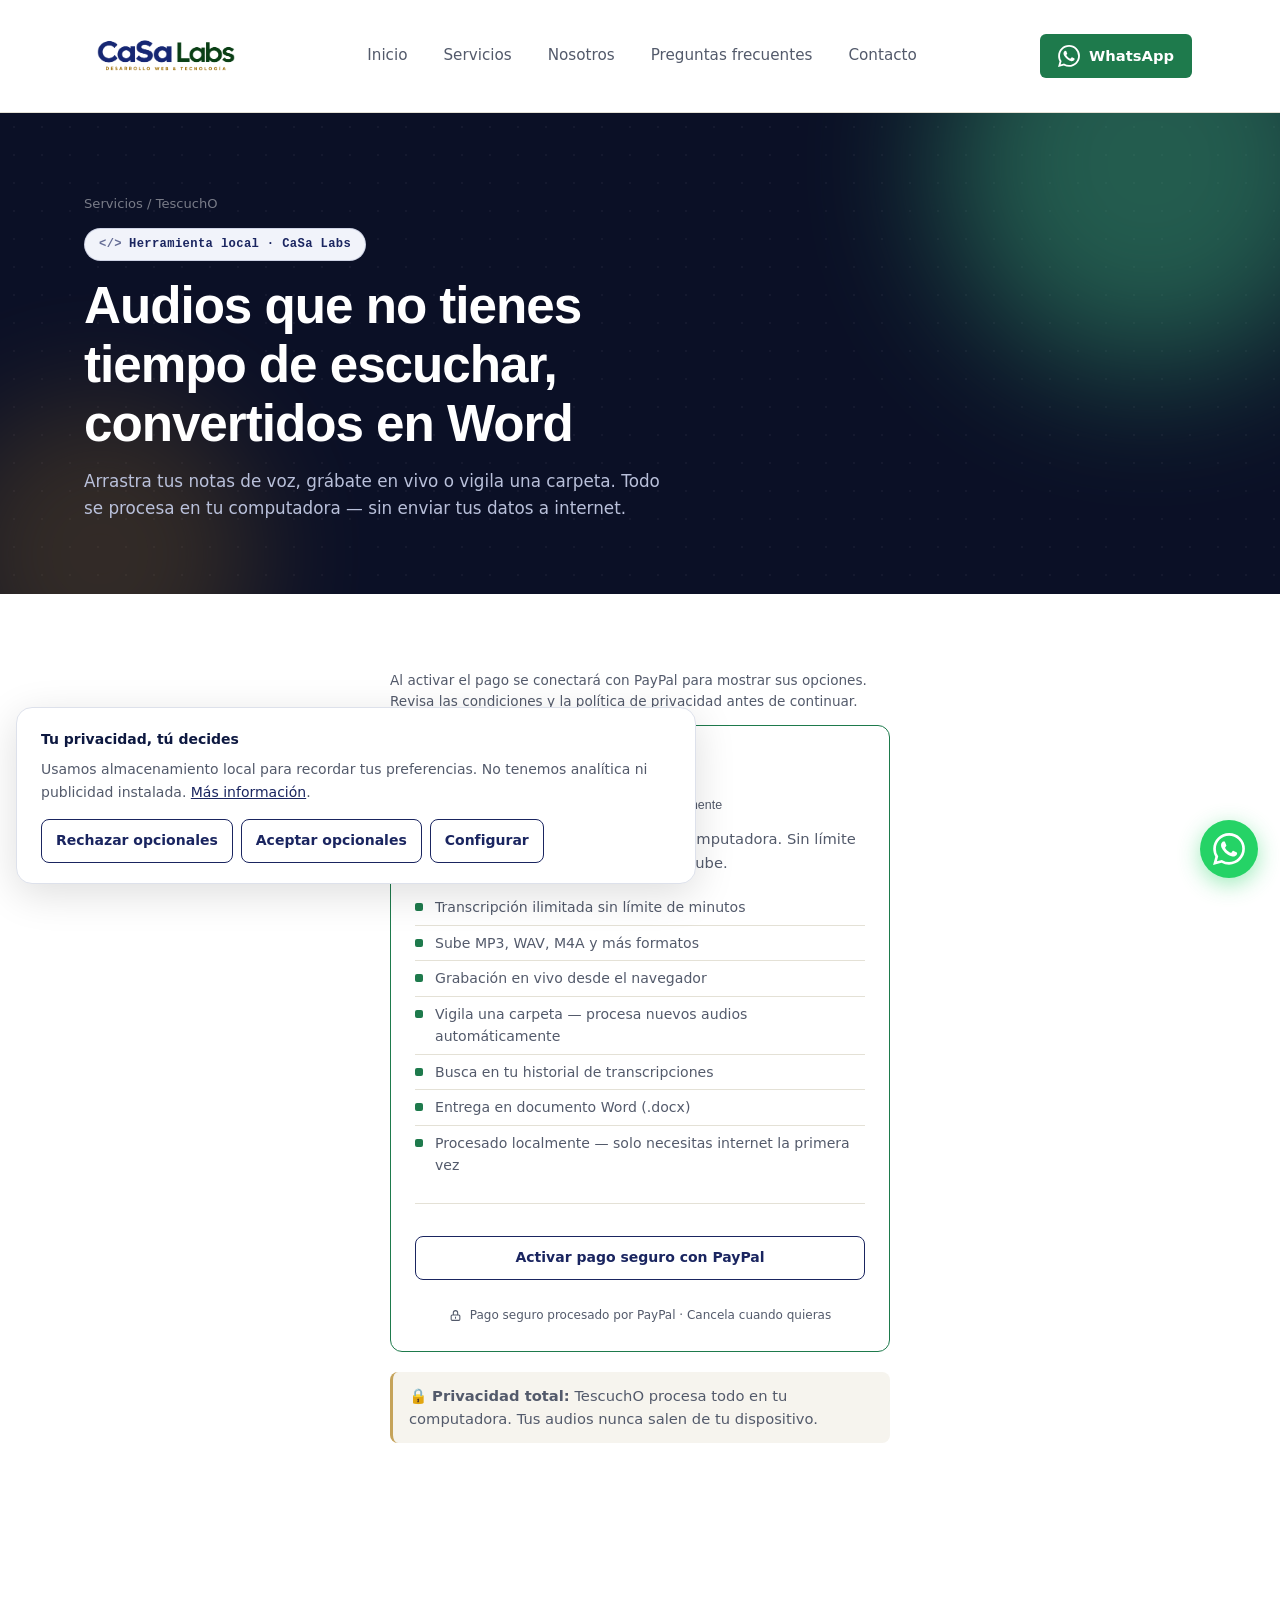
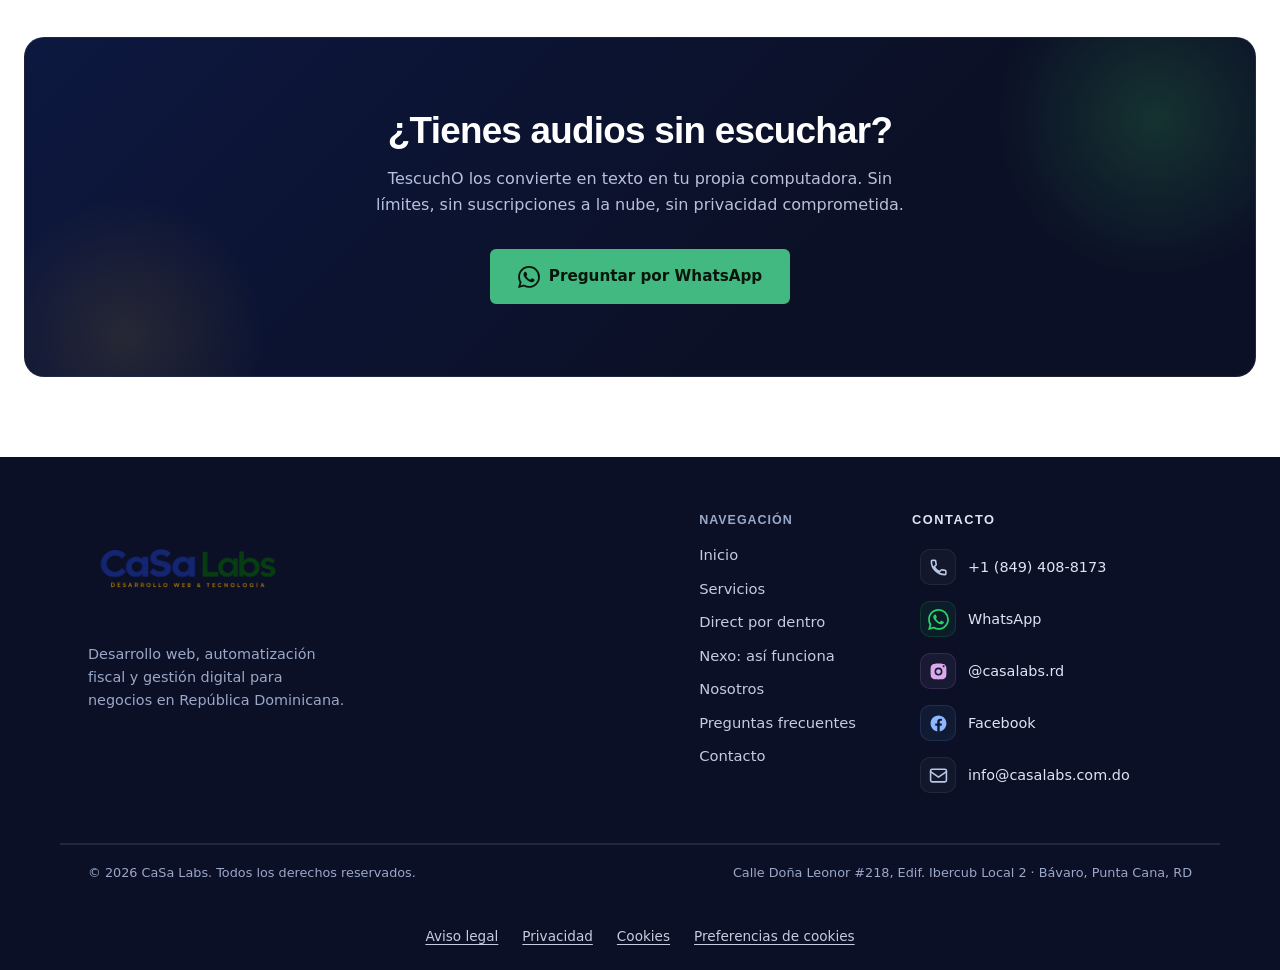
<file: tescucho.html>
<!doctype html>
<html lang="es">
<head>
<meta charset="utf-8">
<meta name="viewport" content="width=device-width,initial-scale=1">
<title>TescuchO — Transcripción de audio a Word | CaSa Labs</title>
<meta name="description" content="TescuchO convierte tus audios y notas de voz en documentos Word. Procesamiento local, sin límite de transcripciones, por solo US$4.50/mes.">
<link rel="canonical" href="https://casalabs.com.do/tescucho">
<meta property="og:type" content="website"><meta property="og:locale" content="es_DO">
<meta property="og:title" content="TescuchO — Transcripción de audio a Word">
<meta property="og:description" content="Arrastra tus notas de voz y recíbelas en Word. Procesamiento local, sin enviar tus datos a internet. US$4.50/mes sin límite.">
<meta property="og:url" content="https://casalabs.com.do/tescucho">
<meta property="og:image" content="https://casalabs.com.do/assets/og-sam.png">
<link rel="preconnect" href="https://fonts.googleapis.com">
<link rel="preconnect" href="https://fonts.gstatic.com" crossorigin>
<link href="https://fonts.googleapis.com/css2?family=Fraunces:opsz,wght@9..144,400;9..144,500;9..144,600;9..144,700&family=Inter:wght@400;500;600;700&display=swap" rel="stylesheet">
<link rel="stylesheet" href="css/style.css">
<style>
  /* Override featured label for this standalone page */
  .price-card.featured::before { content: "TescuchO Mensual"; }

  /* PayPal button container */
  #paypal-button-container-P-1AG61239YH377373NNLQCLFA {
    position: relative;
    margin-top: 20px;
    padding-top: 20px;
    border-top: 1px solid var(--line, #e8e5df);
  }
  #paypal-button-container-P-1AG61239YH377373NNLQCLFA > div { max-width: 400px; margin: 0 auto; }
  #paypal-button-container-P-1AG61239YH377373NNLQCLFA:empty { min-height: 50px; }
  #paypal-button-container-P-1AG61239YH377373NNLQCLFA:empty::after {
    content: '';
    display: block;
    height: 44px;
    border-radius: 22px;
    background: linear-gradient(90deg, #eceae8 25%, #dedad6 50%, #eceae8 75%);
    background-size: 200% 100%;
    animation: pp-shimmer 1.5s ease-in-out infinite;
    max-width: 400px;
    margin: 0 auto;
  }
  @keyframes pp-shimmer {
    from { background-position:  200% 0; }
    to   { background-position: -200% 0; }
  }

  /* Checkout note under PayPal button */
  .checkout-note {
    display: flex; align-items: center; gap: 8px;
    justify-content: center;
    font-size: 0.75rem; color: var(--ink-soft);
    margin-top: 14px;
  }
  .checkout-note svg { flex-shrink: 0; }

  /* Success screen */
  .success-screen { display: none; }
  .success-screen.show { display: block; }
  .success-icon {
    width: 64px; height: 64px;
    background: #e8f7ef;
    border-radius: 50%;
    display: flex; align-items: center; justify-content: center;
    margin: 0 auto 20px;
    font-size: 28px;
  }
  .success-id {
    background: var(--cream);
    border-radius: 8px;
    padding: 10px 16px;
    font-size: 0.8rem; color: var(--indigo-deep);
    word-break: break-all;
    margin-bottom: 24px;
    border: 1px solid var(--line);
  }

  /* Checkout wrapper centered */
  .checkout-outer {
    padding: 64px 0 80px;
  }
  .checkout-card {
    max-width: 500px;
    margin: 0 auto;
  }
</style>
<link rel="stylesheet" href="/css/privacy.css">
<script src="/js/consent.js" defer></script>
<meta name="theme-color" content="#2E3190">
<meta name="mobile-web-app-capable" content="yes">
<meta name="apple-mobile-web-app-capable" content="yes">
<meta name="apple-mobile-web-app-title" content="CaSa Labs">
<meta name="apple-mobile-web-app-status-bar-style" content="default">
<link rel="icon" href="/favicon.ico?v=4" sizes="16x16 32x32 48x48">
<link rel="icon" type="image/png" sizes="16x16" href="/assets/casalabs-favicon-v4-16.png">
<link rel="icon" type="image/png" sizes="32x32" href="/assets/casalabs-favicon-v4-32.png">
<link rel="icon" type="image/png" sizes="48x48" href="/assets/casalabs-favicon-v4-48.png">
<link rel="apple-touch-icon" sizes="180x180" href="/assets/casalabs-icon-v3-180.png">
<link rel="manifest" href="/manifest-v3.webmanifest">
</head>
<body>

<header>
  <div class="nav">
    <a href="/" class="nav-logo"><img src="assets/logo-casalabs-transparent.png" alt="CaSa Labs"></a>
    <nav class="nav-links" id="navLinks">
      <a href="/">Inicio</a>
      <a href="/servicios">Servicios</a>
      <a href="/nosotros">Nosotros</a>
      <a href="/preguntas-frecuentes">Preguntas frecuentes</a>
      <a href="/contacto">Contacto</a>
    </nav>
    <a class="nav-cta whatsapp-link" href="https://wa.me/18494088173" target="_blank" rel="noopener noreferrer"><svg class="whatsapp-icon" width="22" height="22" viewBox="0 0 24 24" fill="currentColor" aria-hidden="true" focusable="false"><path d="M17.472 14.382c-.297-.149-1.758-.867-2.03-.967-.273-.099-.471-.148-.67.15-.197.297-.767.966-.94 1.164-.173.199-.347.223-.644.075-.297-.15-1.255-.463-2.39-1.475-.883-.788-1.48-1.761-1.653-2.059-.173-.297-.018-.458.13-.606.134-.133.298-.347.446-.52.149-.174.198-.298.298-.497.099-.198.05-.371-.025-.52-.075-.149-.669-1.612-.916-2.207-.242-.579-.487-.5-.669-.51-.173-.008-.371-.01-.57-.01-.198 0-.52.074-.792.372-.272.297-1.04 1.016-1.04 2.479 0 1.462 1.065 2.875 1.213 3.074.149.198 2.096 3.2 5.077 4.487.709.306 1.262.489 1.694.625.712.227 1.36.195 1.871.118.571-.085 1.758-.719 2.006-1.413.248-.694.248-1.289.173-1.413-.074-.124-.272-.198-.57-.347m-5.421 7.403h-.004a9.87 9.87 0 01-5.031-1.378l-.361-.214-3.741.982.998-3.648-.235-.374a9.86 9.86 0 01-1.51-5.26c.001-5.45 4.436-9.884 9.888-9.884 2.64 0 5.122 1.03 6.988 2.898a9.825 9.825 0 012.893 6.994c-.003 5.45-4.437 9.884-9.885 9.884m8.413-18.297A11.815 11.815 0 0012.05 0C5.495 0 .16 5.335.157 11.892c0 2.096.547 4.142 1.588 5.945L.057 24l6.305-1.654a11.882 11.882 0 005.683 1.448h.005c6.554 0 11.89-5.335 11.893-11.893a11.821 11.821 0 00-3.48-8.413Z"/></svg>WhatsApp</a>
    <button class="menu-btn" id="menuBtn" aria-label="Abrir menú" aria-expanded="false">
      <span></span><span></span><span></span>
    </button>
  </div>
</header>

<section class="page-hero">
  <div class="container">
    <div class="breadcrumb"><a href="/servicios" style="color:inherit">Servicios</a> / TescuchO</div>
    <span class="eyebrow">Herramienta local · CaSa Labs</span>
    <h1>Audios que no tienes<br>tiempo de escuchar,<br>convertidos en Word</h1>
    <p>Arrastra tus notas de voz, grábate en vivo o vigila una carpeta. Todo se procesa en tu computadora — sin enviar tus datos a internet.</p>
  </div>
</section>

<section class="checkout-outer">
  <div class="container">
    <div class="checkout-card">

      <!-- Checkout panel -->
      <div id="checkout-panel">
        <div class="price-card featured">
          <h3>TescuchO Mensual</h3>
          <div class="price">$4.50 <small>USD / mes · se renueva automáticamente</small></div>
          <p class="desc">Transcripción ilimitada en tu propia computadora. Sin límite de minutos, sin subir tus audios a la nube.</p>
          <ul>
            <li>Transcripción ilimitada sin límite de minutos</li>
            <li>Sube MP3, WAV, M4A y más formatos</li>
            <li>Grabación en vivo desde el navegador</li>
            <li>Vigila una carpeta — procesa nuevos audios automáticamente</li>
            <li>Busca en tu historial de transcripciones</li>
            <li>Entrega en documento Word (.docx)</li>
            <li>Procesado localmente — solo necesitas internet la primera vez</li>
          </ul>

          <!-- PayPal subscription button (vertical: muestra PayPal + tarjeta automáticamente) -->
          <div id="paypal-button-container-P-1AG61239YH377373NNLQCLFA"></div>

          <div class="checkout-note">
            <svg width="13" height="13" fill="none" viewBox="0 0 24 24" stroke="currentColor" stroke-width="2"><path stroke-linecap="round" stroke-linejoin="round" d="M12 15v2m-6 4h12a2 2 0 002-2v-6a2 2 0 00-2-2H6a2 2 0 00-2 2v6a2 2 0 002 2zm10-10V7a4 4 0 00-8 0v4h8z"/></svg>
            Pago seguro procesado por PayPal · Cancela cuando quieras
          </div>
        </div>

        <div class="cat-note" style="margin-top:20px">
          <strong>🔒 Privacidad total:</strong> TescuchO procesa todo en tu computadora. Tus audios nunca salen de tu dispositivo.
        </div>
      </div>

      <!-- Pantalla de éxito -->
      <div class="success-screen" id="success-panel">
        <div class="price-card" style="text-align:center;padding:40px 32px">
          <div class="success-icon">✅</div>
          <h3 style="font-size:1.5rem;font-family:'Fraunces',serif;font-weight:700;text-align:center">¡Ya eres suscriptor!</h3>
          <p class="desc" style="text-align:center;margin-bottom:16px">Tu suscripción a TescuchO Mensual está activa. Recibirás un correo de PayPal con la confirmación.</p>
          <div class="success-id" id="sub-id"></div>
          <p class="desc" style="text-align:center;margin-bottom:20px">¿Dudas? Escríbenos por WhatsApp y te ayudamos a instalar TescuchO.</p>
          <a href="https://wa.me/18494088173?text=Hola%2C%20me%20suscribi%20a%20TescuchO%20y%20necesito%20ayuda%20para%20instalarlo" class="btn btn-accent whatsapp-link" target="_blank" rel="noopener noreferrer" style="justify-content:center"><svg class="whatsapp-icon" width="22" height="22" viewBox="0 0 24 24" fill="currentColor" aria-hidden="true" focusable="false"><path d="M17.472 14.382c-.297-.149-1.758-.867-2.03-.967-.273-.099-.471-.148-.67.15-.197.297-.767.966-.94 1.164-.173.199-.347.223-.644.075-.297-.15-1.255-.463-2.39-1.475-.883-.788-1.48-1.761-1.653-2.059-.173-.297-.018-.458.13-.606.134-.133.298-.347.446-.52.149-.174.198-.298.298-.497.099-.198.05-.371-.025-.52-.075-.149-.669-1.612-.916-2.207-.242-.579-.487-.5-.669-.51-.173-.008-.371-.01-.57-.01-.198 0-.52.074-.792.372-.272.297-1.04 1.016-1.04 2.479 0 1.462 1.065 2.875 1.213 3.074.149.198 2.096 3.2 5.077 4.487.709.306 1.262.489 1.694.625.712.227 1.36.195 1.871.118.571-.085 1.758-.719 2.006-1.413.248-.694.248-1.289.173-1.413-.074-.124-.272-.198-.57-.347m-5.421 7.403h-.004a9.87 9.87 0 01-5.031-1.378l-.361-.214-3.741.982.998-3.648-.235-.374a9.86 9.86 0 01-1.51-5.26c.001-5.45 4.436-9.884 9.888-9.884 2.64 0 5.122 1.03 6.988 2.898a9.825 9.825 0 012.893 6.994c-.003 5.45-4.437 9.884-9.885 9.884m8.413-18.297A11.815 11.815 0 0012.05 0C5.495 0 .16 5.335.157 11.892c0 2.096.547 4.142 1.588 5.945L.057 24l6.305-1.654a11.882 11.882 0 005.683 1.448h.005c6.554 0 11.89-5.335 11.893-11.893a11.821 11.821 0 00-3.48-8.413Z"/></svg>Ir a WhatsApp →</a>
        </div>
      </div>

    </div>
  </div>
</section>

<div class="cta-band-wrap">
  <div class="cta-band">
    <h2>¿Tienes audios sin escuchar?</h2>
    <p>TescuchO los convierte en texto en tu propia computadora. Sin límites, sin suscripciones a la nube, sin privacidad comprometida.</p>
    <a href="https://wa.me/18494088173?text=Hola%2C%20quiero%20saber%20m%C3%A1s%20sobre%20TescuchO" class="btn btn-accent whatsapp-link" target="_blank" rel="noopener noreferrer"><svg class="whatsapp-icon" width="22" height="22" viewBox="0 0 24 24" fill="currentColor" aria-hidden="true" focusable="false"><path d="M17.472 14.382c-.297-.149-1.758-.867-2.03-.967-.273-.099-.471-.148-.67.15-.197.297-.767.966-.94 1.164-.173.199-.347.223-.644.075-.297-.15-1.255-.463-2.39-1.475-.883-.788-1.48-1.761-1.653-2.059-.173-.297-.018-.458.13-.606.134-.133.298-.347.446-.52.149-.174.198-.298.298-.497.099-.198.05-.371-.025-.52-.075-.149-.669-1.612-.916-2.207-.242-.579-.487-.5-.669-.51-.173-.008-.371-.01-.57-.01-.198 0-.52.074-.792.372-.272.297-1.04 1.016-1.04 2.479 0 1.462 1.065 2.875 1.213 3.074.149.198 2.096 3.2 5.077 4.487.709.306 1.262.489 1.694.625.712.227 1.36.195 1.871.118.571-.085 1.758-.719 2.006-1.413.248-.694.248-1.289.173-1.413-.074-.124-.272-.198-.57-.347m-5.421 7.403h-.004a9.87 9.87 0 01-5.031-1.378l-.361-.214-3.741.982.998-3.648-.235-.374a9.86 9.86 0 01-1.51-5.26c.001-5.45 4.436-9.884 9.888-9.884 2.64 0 5.122 1.03 6.988 2.898a9.825 9.825 0 012.893 6.994c-.003 5.45-4.437 9.884-9.885 9.884m8.413-18.297A11.815 11.815 0 0012.05 0C5.495 0 .16 5.335.157 11.892c0 2.096.547 4.142 1.588 5.945L.057 24l6.305-1.654a11.882 11.882 0 005.683 1.448h.005c6.554 0 11.89-5.335 11.893-11.893a11.821 11.821 0 00-3.48-8.413Z"/></svg>Preguntar por WhatsApp</a>
  </div>
</div>

<footer id="footer-placeholder"><nav class="legal-links" aria-label="Información legal"><a href="/aviso-legal">Aviso legal</a><a href="/politica-privacidad">Privacidad</a><a href="/politica-cookies">Cookies</a><button type="button" data-cookie-settings>Preferencias de cookies</button></nav>
</footer>
<a href="https://wa.me/18494088173" class="wa-float whatsapp-link" target="_blank" rel="noopener noreferrer" aria-label="Conversar por WhatsApp"><svg class="whatsapp-icon" width="22" height="22" viewBox="0 0 24 24" fill="currentColor" aria-hidden="true" focusable="false"><path d="M17.472 14.382c-.297-.149-1.758-.867-2.03-.967-.273-.099-.471-.148-.67.15-.197.297-.767.966-.94 1.164-.173.199-.347.223-.644.075-.297-.15-1.255-.463-2.39-1.475-.883-.788-1.48-1.761-1.653-2.059-.173-.297-.018-.458.13-.606.134-.133.298-.347.446-.52.149-.174.198-.298.298-.497.099-.198.05-.371-.025-.52-.075-.149-.669-1.612-.916-2.207-.242-.579-.487-.5-.669-.51-.173-.008-.371-.01-.57-.01-.198 0-.52.074-.792.372-.272.297-1.04 1.016-1.04 2.479 0 1.462 1.065 2.875 1.213 3.074.149.198 2.096 3.2 5.077 4.487.709.306 1.262.489 1.694.625.712.227 1.36.195 1.871.118.571-.085 1.758-.719 2.006-1.413.248-.694.248-1.289.173-1.413-.074-.124-.272-.198-.57-.347m-5.421 7.403h-.004a9.87 9.87 0 01-5.031-1.378l-.361-.214-3.741.982.998-3.648-.235-.374a9.86 9.86 0 01-1.51-5.26c.001-5.45 4.436-9.884 9.888-9.884 2.64 0 5.122 1.03 6.988 2.898a9.825 9.825 0 012.893 6.994c-.003 5.45-4.437 9.884-9.885 9.884m8.413-18.297A11.815 11.815 0 0012.05 0C5.495 0 .16 5.335.157 11.892c0 2.096.547 4.142 1.588 5.945L.057 24l6.305-1.654a11.882 11.882 0 005.683 1.448h.005c6.554 0 11.89-5.335 11.893-11.893a11.821 11.821 0 00-3.48-8.413Z"/></svg></a>
<script src="js/main.js"></script>
<script src="js/footer.js"></script>

<script type="text/plain" data-payment-script data-src="https://www.paypal.com/sdk/js?client-id=BAAwv9dZ95vMy5KcTD_5wat68tsVLhXtC9yeOEwEcNLvDJe-KVhrLz02G8t8zcAqP7rJ8HagmFeSO1LIOY&vault=true&intent=subscription&enable-funding=card&currency=USD" data-sdk-integration-source="button-factory"></script>
<script type="text/plain" data-payment-script>
  var PLAN_ID = 'P-1AG61239YH377373NNLQCLFA';

  function onPayPalApprove(data) {
    document.getElementById('checkout-panel').style.display = 'none';
    var s = document.getElementById('success-panel');
    s.classList.add('show');
    document.getElementById('sub-id').textContent = 'ID de suscripción: ' + data.subscriptionID;
  }

  function onPayPalError(err) {
    console.error('PayPal error:', err);
    alert('Ocurrió un error con PayPal. Intenta de nuevo o contáctanos por WhatsApp.');
  }

  // Botón principal PayPal
  paypal.Buttons({
    style: { shape: 'pill', color: 'blue', layout: 'vertical', label: 'subscribe' },
    createSubscription: function(data, actions) {
      return actions.subscription.create({ plan_id: PLAN_ID });
    },
    onApprove: onPayPalApprove,
    onError:   onPayPalError
  }).render('#paypal-button-container-P-1AG61239YH377373NNLQCLFA');

</script>

<script src="/js/payments.js"></script>
</body>
</html>
</file>
<file: css/style.css>
/* Fonts loaded via <link> in HTML: Plus Jakarta Sans + DM Sans + JetBrains Mono */

:root{
  --indigo:#1A2560;
  --indigo-deep:#0D1840;
  --indigo-night:#0B1026;
  --forest:#1E7A4C;
  --forest-deep:#115C34;
  --forest-bright:#41B980;
  --gold:#C5A35A;
  --gold-deep:#A87B2A;
  --cream:#F6F4EE;
  --paper:#FFFFFF;
  --ink:#14181F;
  --ink-soft:#535A6B;
  --line:#E4E1D6;
  --silver:#B8C5D9;
  --radius-s:6px;
  --radius:12px;
  --maxw:1160px;
  --shadow:0 18px 44px -24px rgba(11,16,38,.3);
  --mono:'JetBrains Mono',ui-monospace,'SFMono-Regular',Menlo,Consolas,monospace;
}

*,*::before,*::after{box-sizing:border-box;margin:0;padding:0}
html{scroll-behavior:smooth}
body{
  font-family:'DM Sans',ui-sans-serif,system-ui,sans-serif;
  color:var(--ink);background:var(--paper);
  line-height:1.6;-webkit-font-smoothing:antialiased;
}
img{max-width:100%;display:block}
a{color:inherit;text-decoration:none}
ul{list-style:none}
h1,h2,h3,h4{
  font-family:'Plus Jakarta Sans',sans-serif;font-weight:700;
  line-height:1.15;color:var(--indigo-deep);letter-spacing:-.02em;
}
h1{font-size:clamp(2.1rem,4vw,3.2rem)}
h2{font-size:clamp(1.6rem,3vw,2.3rem)}
h3{font-size:1.2rem}
p{color:var(--ink-soft)}
.skip-link{
  position:fixed;left:16px;top:10px;z-index:1000;
  background:var(--indigo-night);color:#fff;padding:10px 16px;border-radius:8px;
  transform:translateY(-160%);transition:transform .2s;
}
.skip-link:focus{transform:translateY(0)}
:focus-visible{outline:3px solid var(--gold);outline-offset:2px}
.container{max-width:var(--maxw);margin:0 auto;padding:0 24px}
section{padding:80px 0}

/* Eyebrow */
.eyebrow{
  display:inline-flex;align-items:center;gap:7px;
  font-family:var(--mono);font-size:.76rem;font-weight:600;letter-spacing:.03em;
  color:var(--indigo);background:#F1F3FA;
  padding:6px 14px;border-radius:999px;margin-bottom:16px;
  border:1px solid rgba(44,62,130,.18);
  position:relative;overflow:hidden;
}
.eyebrow::before{content:"</>";opacity:.65;font-weight:700}
.eyebrow::after{
  content:"";position:absolute;top:0;left:-60%;width:40%;height:100%;
  background:linear-gradient(120deg,transparent,rgba(255,255,255,.7),transparent);
  transform:skewX(-20deg);animation:shine 3.2s ease-in-out infinite;
}
.section-head{max-width:680px;margin:0 auto 48px;text-align:center}
.section-head p{margin-top:12px}

/* Scroll progress */
.scroll-progress{
  position:fixed;top:0;left:0;height:3px;width:0%;z-index:100;
  background:linear-gradient(90deg,var(--forest-bright),var(--indigo));
  transition:width .1s ease-out;
}

/* Gradient text */
.grad-text{
  background:linear-gradient(100deg,#fff 0%,#d5e8ff 45%,#7FD87A 100%);
  -webkit-background-clip:text;background-clip:text;color:transparent;
}

/* Buttons */
.btn{
  display:inline-flex;align-items:center;gap:8px;
  padding:13px 26px;border-radius:var(--radius-s);font-weight:600;font-size:.95rem;
  border:2px solid transparent;transition:all .2s ease;cursor:pointer;
}
.btn-primary{background:var(--forest-bright);color:#08150D}
.btn-primary:hover{background:#3ea25c;transform:translateY(-1px)}
.btn-accent{background:var(--indigo);color:#fff}
.btn-accent:hover{background:var(--indigo-deep);transform:translateY(-2px)}
.btn-outline-light{border:1.5px solid rgba(255,255,255,.35);color:#fff}
.btn-outline-light:hover{border-color:var(--gold);color:var(--gold)}
.btn-outline{border:1.5px solid var(--indigo);color:var(--indigo-deep)}
.btn-outline:hover{border-color:var(--gold);color:var(--gold)}
.btn-outline-navy{background:transparent;border:2px solid var(--indigo);color:var(--indigo)}
.btn-outline-navy:hover{background:var(--indigo);color:#fff;transform:translateY(-2px)}

/* NAV */
header{
  position:sticky;top:0;z-index:50;
  background:rgba(255,255,255,.92);
  backdrop-filter:blur(8px);-webkit-backdrop-filter:blur(8px);
  border-bottom:1px solid var(--line);
}
.nav{display:flex;align-items:center;justify-content:space-between;padding:12px 28px;max-width:var(--maxw);margin:0 auto}
.nav-logo{display:block;flex-shrink:0;}
.nav-logo img{display:block;width:156px;height:auto;max-width:100%;object-fit:contain;filter:none;}
.nav-links{display:flex;gap:32px;align-items:center}
.nav-links a{
  font-size:.95rem;font-weight:500;color:var(--ink-soft);
  padding:6px 2px;border-bottom:2px solid transparent;
  transition:color .15s ease,border-color .15s ease;
}
.nav-links a:hover,.nav-links a[aria-current="page"]{color:var(--indigo);border-color:var(--gold)}
.nav-cta{
  display:inline-flex;align-items:center;gap:8px;background:var(--forest);color:#fff;
  padding:10px 18px;border-radius:var(--radius-s);font-weight:600;font-size:.92rem;
  transition:background .15s ease;white-space:nowrap;
}
.nav-cta:hover{background:var(--forest-deep)}
.menu-btn{display:none;background:none;border:none;cursor:pointer;padding:6px}
.menu-btn span{display:block;width:24px;height:2px;background:var(--indigo-deep);margin:5px 0}

@media(max-width:880px){
  .nav-links{
    position:absolute;top:100%;left:0;right:0;background:#fff;
    flex-direction:column;align-items:flex-start;gap:0;
    border-bottom:1px solid var(--line);
    transform:translateY(-140%);visibility:hidden;transition:transform .2s ease,visibility 0s linear .2s;
  }
  .nav-links[data-open="true"]{transform:translateY(0);visibility:visible;transition:transform .2s ease,visibility 0s;}
  .nav-links a{width:100%;padding:16px 28px;border-bottom:1px solid var(--line)}
  .nav-cta{display:none}
  .menu-btn{display:block}
}

/* PAGE HERO */
.page-hero{
  background:var(--indigo-night);
  background-image:radial-gradient(circle,rgba(255,255,255,.04) 1px,transparent 1px);
  background-size:28px 28px;
  color:#fff;padding:80px 0 72px;position:relative;overflow:hidden;
}
.page-hero::before{
  content:"";position:absolute;border-radius:50%;filter:blur(70px);opacity:.45;z-index:0;
  width:420px;height:420px;background:var(--forest-bright);top:-160px;right:-80px;
}
.page-hero::after{
  content:"";position:absolute;border-radius:50%;filter:blur(60px);opacity:.25;z-index:0;
  width:320px;height:320px;background:var(--gold-deep);bottom:-120px;left:-60px;
}
.page-hero .container{position:relative;z-index:1}
.page-hero .breadcrumb{font-size:.82rem;color:rgba(255,255,255,.45);margin-bottom:14px}
.page-hero h1{color:#fff;margin-bottom:14px}
.page-hero p{color:#B9C0DA;font-size:1.05rem;max-width:56ch}

/* Cards / grids */
.grid{display:grid;gap:26px}
.grid-3{grid-template-columns:repeat(3,1fr)}
.grid-2{grid-template-columns:repeat(2,1fr)}
.grid-4{grid-template-columns:repeat(4,1fr)}
@media(max-width:900px){.grid-3,.grid-4{grid-template-columns:repeat(2,1fr)}}
@media(max-width:600px){.grid-2,.grid-3,.grid-4{grid-template-columns:1fr}}

.card{
  background:var(--paper);border:1px solid var(--line);border-radius:var(--radius);
  padding:30px;transition:transform .25s ease,box-shadow .25s ease,border-color .25s ease;
}
.card:hover{transform:translateY(-5px);box-shadow:var(--shadow);border-color:rgba(44,62,130,.2)}
.card .icon{
  width:52px;height:52px;border-radius:12px;background:#F2F8F3;color:var(--forest-deep);
  display:flex;align-items:center;justify-content:center;margin-bottom:18px;
  transition:background .25s ease,color .25s ease;
  border:1px dashed rgba(30,86,49,.3);
}
.card:hover .icon{background:var(--forest);color:#fff;box-shadow:0 0 0 8px rgba(30,86,49,.12);border-color:transparent}
.card h3{margin-bottom:10px}
.card p{font-size:.92rem}

/* Scroll reveal */
.reveal{opacity:0;transform:translateY(28px);transition:opacity .6s ease,transform .6s ease}
.reveal.in-view{opacity:1;transform:translateY(0)}

/* Alt section */
.section-alt{background:var(--cream)}

/* Example boxes */
.example-box{
  background:var(--cream);border:1px solid var(--line);border-radius:12px;
  padding:28px;margin-top:40px;position:relative;
}
.example-label{
  position:absolute;top:-11px;left:20px;font-size:.72rem;font-weight:700;
  background:var(--gold);color:var(--forest-deep);padding:3px 10px;border-radius:999px;
  letter-spacing:.04em;text-transform:uppercase;
}
.example-invoice,.example-mail{display:flex;flex-direction:column;gap:8px}
.ei-row{
  display:flex;justify-content:space-between;align-items:center;
  font-size:.88rem;color:var(--ink-soft);padding:6px 0;border-bottom:1px solid var(--line);
}
.ei-row:last-of-type{border-bottom:none}
.ei-row span:last-child{font-weight:600;color:var(--ink)}
.em-row{display:flex;align-items:center;gap:8px;font-size:.88rem;color:var(--ink-soft);padding:6px 0}
.ei-status{
  display:flex;align-items:center;gap:7px;margin-top:12px;
  font-size:.82rem;color:var(--forest);font-weight:600;
}
.example-flow{display:flex;align-items:center;gap:10px;flex-wrap:wrap}
.ef-chip{
  background:var(--paper);border:1px solid var(--line);border-radius:6px;
  padding:6px 12px;font-size:.82rem;color:var(--ink);font-weight:500;
}
.ef-chip.cami-core{background:var(--indigo);color:#fff;border-color:var(--indigo)}
.ef-arrow{color:var(--ink-soft);font-size:.9rem}
.status-pill{
  font-size:.75rem;font-weight:700;padding:3px 10px;border-radius:999px;
  background:#E8F3EC;color:var(--forest);
}
.status-pill.warning{background:#FEF9EC;color:var(--gold-deep)}

/* Privacy callout */
.privacy-callout{
  display:flex;align-items:flex-start;gap:16px;
  background:#F1F3FA;border:1px solid rgba(44,62,130,.18);border-radius:10px;
  padding:20px 24px;margin-top:32px;
}
.privacy-callout .privacy-icon{color:var(--indigo);flex-shrink:0;margin-top:2px}
.privacy-callout h3{font-size:1rem;margin-bottom:4px}
.privacy-callout p{font-size:.9rem}

/* CAMI examples */
.cami-subhead{margin-top:56px}
.cami-examples{display:grid;grid-template-columns:1fr 1fr;gap:24px}
@media(max-width:680px){.cami-examples{grid-template-columns:1fr}}
.cami-flow{display:flex;align-items:center;gap:10px;flex-wrap:wrap}

/* Browser mock */
.browser-mock{border:1px solid var(--line);border-radius:10px;overflow:hidden;background:var(--paper)}
.browser-bar{
  background:var(--cream);padding:10px 14px;display:flex;align-items:center;gap:8px;
  border-bottom:1px solid var(--line);
}
.t-dot{width:10px;height:10px;border-radius:50%}
.t-red{background:#FF6058}.t-yellow{background:#FEBC2E}.t-green{background:#27C840}
.browser-url{margin-left:8px;font-size:.78rem;color:var(--ink-soft)}
.browser-body{padding:16px;display:flex;flex-direction:column;gap:10px}
.bm-block{background:var(--cream);border-radius:6px;height:40px}
.bm-hero{height:80px}
.bm-row.short{width:60%}

/* Plans */
.plan-card{
  background:var(--paper);border:1.5px solid var(--line);border-radius:var(--radius);
  padding:28px 24px;display:flex;flex-direction:column;position:relative;
  transition:transform .25s ease,box-shadow .25s ease;
}
.plan-card:hover{transform:translateY(-4px);box-shadow:var(--shadow)}
.plan-card.popular{border-color:var(--indigo)}
.plan-badge{
  position:absolute;top:-12px;left:20px;font-size:.72rem;font-weight:700;
  background:var(--indigo);color:#fff;padding:4px 10px;border-radius:999px;
}
.plan-card h3{font-size:1.1rem;color:var(--indigo-deep);margin-bottom:4px}
.plan-card .price-note{font-size:.82rem;color:var(--ink-soft)}
.plan-card .plan-price{margin:16px 0}
.plan-card .plan-price .from{font-size:.8rem;color:var(--ink-soft);display:block;margin-bottom:2px}
.plan-card .plan-price .amount{
  font-family:'Plus Jakarta Sans',sans-serif;font-size:1.8rem;color:var(--indigo-deep);
  display:block;line-height:1;
}
.plan-card .plan-price .period{font-size:.8rem;color:var(--ink-soft)}
.plan-card ul{margin-top:12px;flex-grow:1}
.plan-card li{
  font-size:.88rem;color:var(--ink-soft);padding:6px 0;
  padding-left:18px;position:relative;border-bottom:1px solid var(--line);
}
.plan-card li:last-child{border-bottom:none}
.plan-card li::before{
  content:"";position:absolute;left:0;top:50%;transform:translateY(-50%);
  width:7px;height:7px;border-radius:2px;background:var(--forest);
}
.plan-card .btn{margin-top:20px}

/* Team */
.team-card{text-align:center}
.avatar{
  width:96px;height:96px;border-radius:50%;margin:0 auto 18px;
  background:linear-gradient(135deg,var(--indigo),var(--indigo-deep));
  display:flex;align-items:center;justify-content:center;
  color:#fff;font-weight:700;font-size:1.6rem;
}
.team-card h3{margin-bottom:2px}
.team-role{
  color:var(--indigo);font-weight:600;font-size:.85rem;margin-bottom:12px;
  text-transform:uppercase;letter-spacing:.04em;
}

/* Mission/Vision */
.mv-grid{display:grid;grid-template-columns:1fr 1fr;gap:30px}
@media(max-width:760px){.mv-grid{grid-template-columns:1fr}}
.mv-card{
  background:var(--paper);border-radius:var(--radius);padding:34px;
  border-top:4px solid var(--indigo);box-shadow:var(--shadow);
}
.mv-card:nth-child(2){border-top-color:var(--forest)}

/* FAQ accordion */
.faq-item{
  background:var(--paper);border:1px solid var(--line);border-radius:10px;
  margin-bottom:12px;overflow:hidden;
}
.faq-q{
  width:100%;text-align:left;padding:20px 24px;
  color:var(--indigo-deep);background:none;border:none;cursor:pointer;
  display:flex;justify-content:space-between;align-items:center;
  font-size:1rem;font-family:'Plus Jakarta Sans',sans-serif;font-weight:700;
}
.faq-q:hover{background:var(--cream)}
.faq-q .plus{font-size:1.3rem;color:var(--indigo);transition:transform .2s}
.faq-item.open .plus{transform:rotate(45deg)}
.faq-a{max-height:0;overflow:hidden;transition:max-height .3s ease}
.faq-a p{padding:0 24px 20px;font-size:.94rem}
.faq-item.open .faq-a{max-height:400px}

/* Contact */
.contact-grid{display:grid;grid-template-columns:.9fr 1.1fr;gap:44px}
@media(max-width:860px){.contact-grid{grid-template-columns:1fr}}
.contact-info-item{display:flex;gap:16px;padding:18px 0;border-bottom:1px solid var(--line)}
.contact-info-item .ic{
  width:44px;height:44px;border-radius:10px;background:#F2F8F3;color:var(--forest);
  display:flex;align-items:center;justify-content:center;flex-shrink:0;
}
.form-card{
  background:var(--paper);border-radius:var(--radius);padding:34px;
  box-shadow:var(--shadow);border:1px solid var(--line);
}
.form-row{display:grid;grid-template-columns:1fr 1fr;gap:16px}
@media(max-width:560px){.form-row{grid-template-columns:1fr}}
.field{margin-bottom:18px}
.field label{display:block;font-size:.85rem;font-weight:600;color:var(--indigo-deep);margin-bottom:6px}
.field input,.field select,.field textarea{
  width:100%;padding:12px 14px;border:1.5px solid var(--line);border-radius:8px;
  font-family:inherit;font-size:.95rem;transition:border-color .2s;background:var(--cream);
}
.field input:focus,.field select:focus,.field textarea:focus{
  outline:none;border-color:var(--indigo);box-shadow:0 0 0 3px rgba(44,62,130,.12);
}
.field input[aria-invalid="true"],.field select[aria-invalid="true"],.field textarea[aria-invalid="true"]{
  border-color:#c2413b;
}
.field textarea{resize:vertical;min-height:110px}
.form-submit{width:100%;justify-content:center}
.form-note{font-size:.78rem;text-align:center;margin-top:12px;color:var(--ink-soft)}

/* Service category tabs */
.cat-tabs{display:flex;gap:10px;margin-bottom:8px;flex-wrap:wrap}
.cat-tab{
  display:flex;align-items:center;gap:10px;padding:16px 20px;
  border-radius:10px;border:1.5px solid var(--line);background:#fff;
  cursor:pointer;flex:1;min-width:200px;
  transition:border-color .15s ease,background .15s ease;
  font-family:inherit;text-align:left;
}
.cat-tab .num{font-family:'Plus Jakarta Sans',sans-serif;font-size:1.3rem;font-weight:700;color:var(--line);transition:color .15s}
.cat-tab strong{display:block;font-size:1.02rem;color:var(--ink)}
.cat-tab span{display:block;font-size:.85rem;color:var(--ink-soft);margin-top:2px}
.cat-tab.active{border-color:var(--forest);background:#F2F8F3}
.cat-tab.active .num{color:var(--forest)}
.cat-tab.tab-fiscal.active{border-color:var(--indigo);background:#F1F3FA}
.cat-tab.tab-fiscal.active .num{color:var(--indigo)}
.cat-tab.tab-niduvo.active{border-color:#1B78CC;background:#EAF2FC}
.cat-tab.tab-niduvo.active .num{color:#1B78CC}
.cat-panel{display:none;padding-top:44px}
.cat-panel.active{display:block}
.cat-note{
  font-size:.92rem;color:var(--ink-soft);margin:-24px 0 34px;
  padding:12px 16px;background:var(--cream);border-radius:8px;
  border-left:3px solid var(--gold);
}

/* Price cards */
.price-grid{display:grid;grid-template-columns:repeat(3,1fr);gap:20px}
@media(max-width:900px){.price-grid{grid-template-columns:repeat(2,1fr)}}
@media(max-width:580px){.price-grid{grid-template-columns:1fr}}
.price-card{
  border:1px solid var(--line);border-radius:12px;padding:26px 24px;
  display:flex;flex-direction:column;position:relative;background:#fff;
}
.price-card h3{font-size:1.1rem;font-family:'DM Sans',sans-serif;font-weight:700;color:var(--ink);margin:0}
.price-card .price{font-family:'Plus Jakarta Sans',sans-serif;font-size:1.7rem;font-weight:700;color:var(--indigo-deep);margin-top:12px;line-height:1.2}
.price-card .price small{font-family:'DM Sans',sans-serif;font-size:.78rem;font-weight:500;color:var(--ink-soft)}
.price-card p.desc{color:var(--ink-soft);font-size:.92rem;margin-top:10px}
.price-card ul{list-style:none;margin:16px 0 0;padding:0;flex-grow:1}
.price-card li{
  font-size:.88rem;color:var(--ink-soft);padding:6px 0;
  padding-left:20px;position:relative;border-bottom:1px solid var(--line);
}
.price-card li:last-child{border-bottom:none}
.price-card li::before{
  content:"";position:absolute;left:0;top:13px;
  width:8px;height:8px;border-radius:2px;background:var(--forest);
}
.cat-panel.fiscal .price-card li::before{background:var(--indigo)}
.cat-panel.niduvo .price-card li::before{background:#1B78CC}
.price-card .btn{margin-top:20px;justify-content:center}
.price-card.featured{border-color:var(--forest)}
.price-card.featured::before{
  content:"M\00e1s elegido";position:absolute;top:-12px;left:24px;
  background:var(--forest);color:#fff;font-size:.72rem;font-weight:700;
  padding:4px 10px;border-radius:999px;letter-spacing:.02em;
}
.cat-panel.fiscal .price-card.featured{border-color:var(--indigo)}
.cat-panel.fiscal .price-card.featured::before{background:var(--indigo);content:"Paquete completo"}
.direct-detail{margin:14px 0;border:1px solid rgba(44,62,130,0.18);border-radius:8px;overflow:hidden}
.direct-detail summary{
  list-style:none;cursor:pointer;
  display:flex;align-items:center;justify-content:space-between;
  padding:9px 13px;font-size:.82rem;font-weight:600;color:var(--indigo);
  background:rgba(44,62,130,0.05);
  user-select:none;-webkit-user-select:none;
}
.direct-detail summary::-webkit-details-marker{display:none}
.direct-detail summary::after{
  content:"＋";font-size:.9rem;font-weight:700;color:var(--indigo);flex-shrink:0;margin-left:8px;
  transition:transform .2s;
}
.direct-detail[open] summary::after{content:"－"}
.dd-body{padding:12px 14px;display:flex;flex-direction:column;gap:8px;border-top:1px solid rgba(44,62,130,0.12)}
.dd-body p{font-size:.84rem;color:var(--ink-soft);line-height:1.55;margin:0}
.dd-body p strong{color:var(--ink);font-weight:600}
.cat-panel.niduvo .price-card.featured{border-color:#1B78CC}
.cat-panel.niduvo .price-card.featured::before{background:#1B78CC;content:"Almacenamiento"}

/* CTA band */
.cta-band-wrap{padding:80px 24px 80px}
.cta-band{
  background:linear-gradient(135deg,var(--indigo-deep) 0%,var(--indigo-night) 65%);
  border-radius:20px;padding:72px 56px;text-align:center;color:#fff;
  position:relative;overflow:hidden;
  border:1px solid rgba(255,255,255,.07);
}
.cta-band::before{
  content:"";position:absolute;top:-80px;right:-60px;
  width:320px;height:320px;border-radius:50%;
  background:radial-gradient(circle,rgba(47,140,77,.28) 0%,transparent 70%);
  pointer-events:none;
}
.cta-band::after{
  content:"";position:absolute;bottom:-100px;left:-40px;
  width:280px;height:280px;border-radius:50%;
  background:radial-gradient(circle,rgba(199,154,44,.14) 0%,transparent 70%);
  pointer-events:none;
}
.cta-band h2{color:#fff;position:relative;z-index:1;}
.cta-band p{color:#B9C0DA;max-width:560px;margin:14px auto 32px;position:relative;z-index:1;}
.cta-band .btn{position:relative;z-index:1;}
.cta-band .btn-accent{background:var(--forest-bright);color:#08150D;border-color:var(--forest-bright);font-weight:700;}
.cta-band .btn-accent:hover{background:#3ea25c;border-color:#3ea25c;transform:translateY(-2px);box-shadow:0 8px 28px rgba(47,140,77,.4);}

/* Why / contact section */
.why-section{background:var(--cream);padding:80px 0}
.why-grid{display:grid;grid-template-columns:repeat(3,1fr);gap:24px}
.why-grid-4{grid-template-columns:repeat(4,1fr)}
@media(max-width:1000px){.why-grid-4{grid-template-columns:repeat(2,1fr)}}
@media(max-width:760px){.why-grid,.why-grid-4{grid-template-columns:1fr}}
.why-item{
  background:var(--paper);border:1px solid var(--line);border-radius:12px;
  padding:28px;display:flex;flex-direction:column;gap:8px;
}
.why-item h3{font-size:1rem;font-family:'DM Sans',sans-serif;font-weight:700;color:var(--indigo-deep);margin:0}
.why-item p{font-size:.92rem;color:var(--ink-soft);margin:0;flex:1}
.why-badge{display:inline-block;margin-top:4px;font-size:.75rem;font-weight:600;
  background:#F1F3FA;color:var(--indigo);border-radius:20px;padding:4px 12px;
  align-self:flex-start;}

/* About grid */
.about-grid{display:grid;grid-template-columns:auto 1fr;gap:56px;align-items:center}
.about-logo{
  background:transparent;border-radius:14px;padding:16px;
  display:flex;align-items:center;justify-content:center;
  min-width:200px;max-width:260px;
}
.about-logo img{display:block;width:100%;max-width:240px;height:auto;aspect-ratio:1;object-fit:contain;border-radius:50%;filter:none;}
@media(max-width:760px){
  .about-grid{grid-template-columns:1fr}
  .about-logo{width:100%;max-width:320px;margin:0 auto}
}

/* Section navy */
.section-navy{background:var(--indigo-deep);color:#fff}
.section-navy h2,.section-navy h3{color:#fff}
.section-navy p{color:#C6CBE0}

/* Footer */
footer{background:var(--indigo-night);color:#fff;padding:56px 0 0}
.footer-top{
  display:flex;justify-content:space-between;align-items:flex-start;
  gap:40px;flex-wrap:wrap;
  padding:0 28px 40px;
  max-width:var(--maxw);margin:0 auto;
  border-bottom:1px solid rgba(255,255,255,.1);
}
.footer-brand{max-width:260px}
.footer-brand .footer-logo{display:block;width:200px;height:auto;max-width:100%;object-fit:contain;filter:none;background:transparent;border-radius:0;margin-bottom:18px;}
.footer-brand p{color:#9BA8C8;font-size:.9rem;line-height:1.6;margin:0}
.footer-cols{display:flex;gap:56px;flex-wrap:wrap}
.footer-col h4{
  font-size:.78rem;font-weight:700;letter-spacing:.08em;text-transform:uppercase;
  color:#9BA8C8;margin:0 0 16px;font-family:'DM Sans',sans-serif;
}
.footer-col a{
  display:block;font-size:.92rem;color:#C6CBE0;margin-bottom:10px;
  transition:color .15s;
}
.footer-col a:hover{color:#fff}
.footer-contact-item{display:flex;align-items:center;gap:10px;margin-bottom:12px}
.footer-contact-item svg{flex-shrink:0;color:#9BA8C8}
.footer-contact-item a{font-size:.9rem;color:#C6CBE0;margin:0;transition:color .15s}
.footer-contact-item a:hover{color:#fff}
.footer-bottom{
  display:flex;justify-content:space-between;flex-wrap:wrap;gap:8px;
  padding:18px 28px;font-size:.8rem;color:#9BA8C8;
  border-top:1px solid rgba(255,255,255,.1);
  max-width:var(--maxw);margin:0 auto;
}

/* WhatsApp float */
.wa-float{
  position:fixed;bottom:22px;right:22px;z-index:60;
  background:#25D366;width:58px;height:58px;
  border-radius:50%;display:flex;align-items:center;justify-content:center;
  box-shadow:0 6px 22px rgba(37,211,102,.45);transition:background .15s,transform .15s,box-shadow .15s;
}
.wa-float svg{width:28px;height:28px;flex-shrink:0;}
.wa-float:hover{background:#1fbd5a;transform:translateY(-3px);box-shadow:0 10px 32px rgba(37,211,102,.55);}

/* Utilities */
.text-center{text-align:center}
.mt-lg{margin-top:48px}
.badge-list{display:flex;flex-wrap:wrap;gap:8px;margin-top:28px}
.badge-list span{
  background:#F1F3FA;border:1px solid rgba(44,62,130,.18);
  color:var(--indigo-deep);font-size:.8rem;font-weight:600;
  padding:5px 12px;border-radius:999px;
}

/* FAQ page redesign */
.faq-section{background:var(--cream);padding:80px 0}
.faq-wrap{max-width:840px;margin:0 auto}
.faq-category-label{
  display:flex;align-items:center;gap:8px;
  font-size:.75rem;font-weight:700;letter-spacing:.08em;text-transform:uppercase;
  color:var(--indigo);background:#E8ECF8;border-radius:8px;
  padding:8px 14px;margin-bottom:16px;
  border-left:3px solid var(--indigo);
}
.faq-category-label svg{flex-shrink:0}
.faq-item{border-bottom:1px solid var(--line);}
.faq-item:first-of-type{border-top:1px solid var(--line);}
.faq-item.open .faq-q .plus{transform:rotate(45deg);}
.faq-q .plus{display:inline-block;font-size:1.4rem;font-weight:300;line-height:1;transition:transform .25s;flex-shrink:0;color:var(--indigo);}
.faq-a{display:none;}
.faq-item.open .faq-a{display:block;}
.faq-a p{margin:0 0 20px;color:var(--ink-soft);font-size:.93rem;line-height:1.7;border-left:3px solid var(--gold-deep);padding-left:14px;}

.faq-contact-section{padding:64px 0;background:var(--paper)}
.faq-contact-grid{display:flex;flex-direction:column;gap:12px;max-width:640px;margin:32px auto 0}
.faq-contact-card{
  display:flex;align-items:center;gap:16px;
  background:var(--cream);border:1.5px solid var(--line);border-radius:14px;
  padding:18px 20px;transition:border-color .2s,box-shadow .2s,transform .2s;
  color:var(--ink);
}
.faq-contact-card:hover{border-color:var(--indigo);box-shadow:0 8px 24px rgba(28,43,94,.1);transform:translateY(-2px);}
.faq-contact-card>div:nth-child(2){flex:1;display:flex;flex-direction:column;gap:2px;}
.faq-contact-card strong{font-size:.95rem;font-weight:700;color:var(--indigo-deep);}
.faq-contact-card span{font-size:.82rem;color:var(--ink-soft);}
.faq-contact-icon{width:44px;height:44px;border-radius:12px;flex-shrink:0;display:flex;align-items:center;justify-content:center;}
.faq-contact-icon.wa{background:#E8F9EF;color:#1E5631;}
.faq-contact-icon.em{background:#EEF1FB;color:var(--indigo);}
.faq-contact-icon.ig{background:linear-gradient(135deg,#f09433,#e6683c 25%,#dc2743 50%,#cc2366 75%,#bc1888);color:#fff;}
.faq-contact-arrow{flex-shrink:0;color:var(--indigo);opacity:.5;}
.faq-contact-card:hover .faq-contact-arrow{opacity:1;}

/* contact.channel.lo */
.contact-channel.lo .ch-icon{background:var(--cream);color:var(--indigo);border:1.5px solid var(--line);}

/* Tech logo strip */
.tech-strip{display:flex;align-items:center;gap:28px;margin-top:32px;flex-wrap:wrap;}
.tech-strip-label{font-size:.68rem;font-weight:700;color:var(--ink-soft);letter-spacing:.08em;text-transform:uppercase;white-space:nowrap;margin-right:4px;}
.tech-strip img{height:22px;width:auto;opacity:.45;filter:grayscale(1);transition:opacity .2s,filter .2s;}
.tech-strip img:hover{opacity:.8;filter:grayscale(0);}
@media(max-width:560px){.tech-strip{gap:18px;} .tech-strip img{height:18px;}}

/* Products section */
.products-section{background:var(--indigo-night);padding:96px 0;position:relative;overflow:hidden;}
.products-section::before{
  content:"";position:absolute;top:0;left:0;right:0;bottom:0;
  background-image:radial-gradient(circle,rgba(255,255,255,.028) 1px,transparent 1px);
  background-size:30px 30px;pointer-events:none;
}
.products-section::after{
  content:"";position:absolute;top:-200px;right:-100px;
  width:500px;height:500px;border-radius:50%;
  background:radial-gradient(circle,rgba(65,185,128,.18) 0%,transparent 65%);
  pointer-events:none;
}
.products-section .section-head h2{color:#fff;}
.products-section .section-head p{color:var(--silver);}
.products-grid{display:grid;grid-template-columns:repeat(4,1fr);gap:20px;position:relative;z-index:1;}
@media(max-width:1024px){.products-grid{grid-template-columns:repeat(2,1fr);}}
@media(max-width:600px){.products-grid{grid-template-columns:1fr;}}
.product-card{
  background:rgba(255,255,255,.04);border:1px solid rgba(255,255,255,.1);
  border-radius:16px;padding:28px 24px;display:flex;flex-direction:column;gap:0;
  position:relative;overflow:hidden;
  transition:transform .25s ease,border-color .25s ease,background .25s ease;
}
.product-card:hover{
  transform:translateY(-5px);border-color:rgba(255,255,255,.22);
  background:rgba(255,255,255,.07);
}
.product-card::before{
  content:"";position:absolute;top:0;left:0;right:0;height:2px;
  border-radius:16px 16px 0 0;opacity:.8;
}
.product-card.p-direct::before{background:linear-gradient(90deg,#4C6AF5,#7C92FF);}
.product-card.p-fiscal::before{background:linear-gradient(90deg,var(--forest-bright),#7DFFC8);}
.product-card.p-nexo::before{background:linear-gradient(90deg,var(--gold),#F0C67A);}
.product-card.p-niduvo::before{background:linear-gradient(90deg,#60A5E8,#93C5FD);}
.product-top{display:flex;align-items:flex-start;justify-content:space-between;margin-bottom:18px;}
.product-icon{
  width:48px;height:48px;border-radius:12px;
  display:flex;align-items:center;justify-content:center;flex-shrink:0;
}
.product-tag{
  font-family:var(--mono);font-size:.66rem;font-weight:600;letter-spacing:.08em;
  padding:4px 10px;border-radius:999px;text-transform:uppercase;
  background:rgba(255,255,255,.08);color:rgba(255,255,255,.5);
  white-space:nowrap;margin-left:auto;
}
.product-card h3{font-size:1.15rem;color:#fff;margin:0 0 10px;}
.product-card>p{font-size:.9rem;color:var(--silver);line-height:1.6;flex:1;margin:0 0 18px;}
.product-features{list-style:none;padding:0;margin:0 0 20px;display:flex;flex-direction:column;gap:7px;}
.product-features li{
  font-size:.82rem;color:rgba(255,255,255,.55);
  padding-left:16px;position:relative;line-height:1.4;
}
.product-features li::before{
  content:"";position:absolute;left:0;top:50%;transform:translateY(-50%);
  width:6px;height:6px;border-radius:50%;
}
.product-card.p-direct .product-features li::before{background:#4C6AF5;}
.product-card.p-fiscal .product-features li::before{background:var(--forest-bright);}
.product-card.p-nexo .product-features li::before{background:var(--gold);}
.product-card.p-niduvo .product-features li::before{background:#60A5E8;}
.product-link{
  font-size:.85rem;font-weight:700;letter-spacing:.01em;
  display:inline-flex;align-items:center;gap:5px;
  transition:gap .2s ease;margin-top:auto;
}
.product-card.p-direct .product-link{color:#7C92FF;}
.product-card.p-fiscal .product-link{color:var(--forest-bright);}
.product-card.p-nexo .product-link{color:var(--gold);}
.product-card.p-niduvo .product-link{color:#60A5E8;}
.product-card:hover .product-link{gap:8px;}

/* Animations */
@keyframes fadeInUp{from{opacity:0;transform:translateY(22px)}to{opacity:1;transform:translateY(0)}}
@keyframes shine{0%{left:-60%}40%,100%{left:130%}}

@media(prefers-reduced-motion:reduce){
  *,*::before,*::after{animation-duration:.001ms !important;transition-duration:.001ms !important}
  .reveal{opacity:1;transform:none}
}
</file>
<file: css/privacy.css>
body{overflow-x:clip;}
.legal-links{display:flex;justify-content:center;flex-wrap:wrap;gap:12px 24px;max-width:1160px;margin:0 auto;padding:24px 28px;color:#C6CBE0;font:400 .85rem/1.5 system-ui,sans-serif;}
.legal-links a,.legal-links button{color:inherit;text-decoration:underline;text-underline-offset:3px;}
.legal-links button{font:inherit;background:none;border:0;padding:0;cursor:pointer;}
.legal-content{max-width:850px;margin:auto;padding:48px 28px 72px;line-height:1.75;}
.legal-content h1{font-size:clamp(1.8rem,5vw,2.8rem);margin:24px 0 12px;overflow-wrap:anywhere;}
.legal-content h2{font-size:1.3rem;margin:32px 0 12px;}
.legal-content p,.legal-content ul{margin:16px 0;}
.legal-content a{color:var(--indigo);text-decoration:underline;}
.legal-updated{color:#535A6B;font-size:.9rem;}
#consent-ui{font:400 14px/1.6 system-ui,sans-serif;color:#14181F;}
#consent-banner{position:fixed;z-index:1200;bottom:16px;left:16px;width:min(680px,calc(100% - 32px));padding:20px 24px;border:1px solid #DDE1EB;border-radius:16px;background:#fff;box-shadow:0 10px 40px #0002;}
#consent-banner[hidden]{display:none;}
#consent-ui strong{font-weight:700;color:#0D1840;}
#consent-ui p{font:inherit;margin:8px 0 16px;color:#535A6B;}
#consent-ui a{color:#1A2560;text-decoration:underline;}
.consent-actions{display:flex;flex-wrap:wrap;gap:8px;}
#consent-ui button,.payment-activate{padding:11px 14px;min-height:44px;border-radius:8px;border:1px solid #1A2560;background:#fff;color:#1A2560;font:600 14px/1.4 system-ui,sans-serif;cursor:pointer;}
#consent-ui button:hover,.payment-activate:hover{background:#F1F3FA;}
#consent-ui button:focus-visible,.legal-links button:focus-visible{outline:3px solid #C5A35A;outline-offset:3px;}
#consent-dialog{color:#14181F;background:#fff;border:1px solid #DDE1EB;border-radius:16px;padding:24px;width:min(520px,calc(100% - 32px));max-height:85dvh;overflow:auto;}
#consent-dialog::backdrop{background:#0B102699;}
#consent-dialog h2{font:700 1.3rem/1.3 system-ui,sans-serif;color:#0D1840;margin:0;}
.consent-heading{display:flex;align-items:center;justify-content:space-between;gap:16px;}
.consent-option{display:flex;align-items:center;justify-content:space-between;gap:16px;padding:14px 0;border-top:1px solid #E4E7EF;}
.consent-option input{width:22px;height:22px;accent-color:#1A2560;}
#consent-status:empty{display:none;}
#consent-status:not(:empty){position:fixed;bottom:16px;left:16px;z-index:1201;max-width:calc(100% - 32px);background:#fff;padding:12px;border:1px solid #DDE1EB;}
.payment-activate{display:block;width:100%;margin:12px 0;}
.payment-notice{font-size:.85rem;line-height:1.6;color:#535A6B;margin:12px 0;}
@media(max-width:560px){#consent-banner{padding:16px;} .consent-actions button{flex:1 1 140px;} .legal-content{padding:32px 20px 56px;} .legal-links{gap:14px 20px;padding-inline:20px;}}

/* Shared WhatsApp brand glyph: never stretch, crop or filter the symbol. */
a.whatsapp-link{display:inline-flex;align-items:center;gap:9px;}
.whatsapp-icon{display:block;width:22px;height:22px;flex:0 0 22px;fill:currentColor;filter:none;}
a.whatsapp-link .whatsapp-icon{color:#25D366;}
a.whatsapp-link:is(.nav-cta,.btn,.btn-wa,.btn-wa-hero) .whatsapp-icon{color:inherit;}
a.wa-float.whatsapp-link{display:flex;justify-content:center;gap:0;background:#25D366;color:#fff;}
a.wa-float.whatsapp-link .whatsapp-icon{width:32px;height:32px;flex-basis:32px;color:#fff;}
a.wa-float.whatsapp-link:hover{background:#1DA851;}
@media(max-width:880px){a.nav-cta.whatsapp-link{display:none;}}
/* Contact links share one alignment and a comfortable touch target. */
.footer-cols{max-width:100%;min-width:0;}
.footer-contact-column{width:280px;max-width:100%;min-width:0;}
.footer-contact-column h4{color:#DCE5F5;font-size:.8rem;letter-spacing:.12em;margin-bottom:16px;}
.footer-contact-column .footer-contact-item{display:block;margin:0 0 4px;}
.footer-contact-column a.footer-contact-link{display:flex;align-items:center;gap:12px;width:100%;min-height:48px;margin:0;padding:6px 8px;border-radius:12px;color:#DCE5F5;font-size:.9rem;line-height:1.5;text-decoration:none;transition:background .18s,color .18s;}
.footer-contact-link .footer-contact-icon{display:flex;align-items:center;justify-content:center;width:36px;height:36px;flex:0 0 36px;border:1px solid #FFFFFF12;border-radius:10px;background:#FFFFFF08;}
.footer-contact-link .footer-contact-icon svg{display:block;width:19px;height:19px;flex:0 0 19px;color:#B9C8E4;}
.footer-contact-link[data-contact="whatsapp"] .footer-contact-icon{background:#25D36612;border-color:#25D36626;}
.footer-contact-link[data-contact="whatsapp"] .footer-contact-icon svg{width:21px;height:21px;flex-basis:21px;color:#25D366;}
.footer-contact-link[data-contact="instagram"] .footer-contact-icon{background:#D998EB10;border-color:#D998EB24;}
.footer-contact-link[data-contact="instagram"] .footer-contact-icon svg{color:#DEA8EF;}
.footer-contact-link[data-contact="facebook"] .footer-contact-icon{background:#78ACFF10;border-color:#78ACFF24;}
.footer-contact-link[data-contact="facebook"] .footer-contact-icon svg{color:#8FB7FF;}
.footer-contact-text{min-width:0;overflow-wrap:anywhere;}
.footer-contact-column a.footer-contact-link:hover{background:#FFFFFF09;color:#fff;}
.footer-contact-column a.footer-contact-link:focus-visible{outline:2px solid #C5A35A;outline-offset:3px;background:#FFFFFF09;}
@media(max-width:560px){.footer-contact-column{width:100%;}.footer-contact-column a.footer-contact-link{padding-inline:0;}}
@media(prefers-reduced-motion:reduce){.footer-contact-column a.footer-contact-link{transition:none;}}
</file>
<file: css/direct-gallery.css>
.direct-hero{background:var(--cream,#F6F4EE);padding:72px 0;}
.direct-hero-grid{display:grid;grid-template-columns:minmax(0,.9fr) minmax(0,1.1fr);align-items:center;gap:48px;}
.direct-eyebrow{display:inline-block;font:600 .73rem/1.5 system-ui,sans-serif;letter-spacing:.09em;text-transform:uppercase;color:#3B5278;margin-bottom:14px;}
.direct-hero h1{font-size:clamp(2rem,4.5vw,3.6rem);line-height:1.12;letter-spacing:-.04em;color:#0D1840;margin:0 0 20px;}
.direct-hero p{font-size:1.05rem;line-height:1.75;color:#535A6B;max-width:55ch;}
.direct-actions{display:flex;flex-wrap:wrap;gap:12px;margin-top:28px;}
.direct-actions .btn{justify-content:center;text-align:center;}
.direct-hero .direct-caption{font-size:.82rem;margin-top:22px;color:#657080;}
.direct-featured{margin:0;overflow:hidden;border-radius:18px;background:#fff;border:1px solid #DDE1EB;box-shadow:0 16px 40px #0D184010;}
.direct-featured img{display:block;width:100%;height:auto;}
.direct-featured figcaption{padding:12px 18px;font-size:.8rem;color:#535A6B;border-top:1px solid #E4E7EF;}
.direct-gallery-section{padding:72px 0;scroll-margin-top:120px;}
.direct-section-heading{display:flex;align-items:flex-end;justify-content:space-between;gap:32px;margin-bottom:28px;}
.direct-section-heading>div{flex:1;min-width:0;}
.direct-section-heading h2{font-size:clamp(1.65rem,3vw,2.3rem);line-height:1.2;color:#0D1840;}
.direct-section-heading>p{max-width:48ch;color:#535A6B;line-height:1.7;flex:1;}
.capture-filters{display:flex;flex-wrap:wrap;gap:8px;}
.capture-filters button{font:600 .85rem/1.4 system-ui,sans-serif;border:1px solid #DDE1EB;background:#fff;color:#34435E;border-radius:999px;padding:11px 16px;min-height:44px;cursor:pointer;}
.capture-filters button[aria-pressed="true"]{background:#1A2560;border-color:#1A2560;color:#fff;}
.capture-filters button span{margin-left:6px;opacity:.75;}
.capture-filters button:hover{border-color:#1A2560;}
.capture-count{font-size:.85rem;color:#657080;margin:18px 0;}
.capture-grid{display:grid;grid-template-columns:repeat(3,minmax(0,1fr));gap:22px;}
.capture-card{border:1px solid #E0E4ED;border-radius:16px;background:#fff;overflow:hidden;min-width:0;transition:box-shadow .2s,border-color .2s;}
.capture-card[hidden]{display:none;}
.capture-card:hover{border-color:#A9B8D4;box-shadow:0 10px 28px #0D18400D;}
.capture-open{display:block;height:100%;color:inherit;text-decoration:none;}
.capture-image{position:relative;aspect-ratio:16/10;background:#F0F2F6;overflow:hidden;}
.capture-image img{display:block;width:100%;height:100%;object-fit:contain;}
.capture-enlarge{position:absolute;right:12px;bottom:12px;border-radius:8px;padding:4px 10px;background:#fff;color:#1A2560;box-shadow:0 2px 10px #0002;font-size:1.25rem;}
.capture-copy{padding:20px;}
.capture-category{font:600 .66rem/1.5 system-ui,sans-serif;letter-spacing:.08em;text-transform:uppercase;color:#466186;}
.capture-copy h3{font-size:1.05rem;line-height:1.4;color:#0D1840;margin:7px 0;}
.capture-copy p{font-size:.88rem;line-height:1.7;color:#535A6B;margin:0;}
.direct-final{padding:60px 0;text-align:center;background:var(--cream,#F6F4EE);}
.direct-final h2{font-size:clamp(1.6rem,3vw,2.2rem);}
.direct-final p{max-width:58ch;margin:16px auto 26px;color:#535A6B;line-height:1.7;}
.direct-services-link{display:block;margin:22px auto 0;color:#1A2560;text-decoration:underline;}
.direct-preview{padding:80px 0;background:#fff;}
.direct-preview-grid{display:grid;grid-template-columns:repeat(4,minmax(0,1fr));gap:18px;}
.direct-preview-card{display:block;min-width:0;border:1px solid #E0E4ED;border-radius:14px;overflow:hidden;background:#fff;color:#0D1840;}
.direct-preview-card h3{font-size:1rem;line-height:1.4;padding:16px 16px 8px;}
.direct-preview-card>span{display:block;font-size:.8rem;font-weight:600;color:#3B5278;padding:0 16px 18px;}
.direct-preview-link{margin-top:28px;}
.direct-inline-link{display:inline-block;color:#1A2560;text-decoration:underline;font-size:.9rem;margin:8px 0 14px;}
.direct-service-preview{display:grid;grid-template-columns:minmax(0,1fr) minmax(0,1fr);align-items:center;gap:28px;background:#F6F4EE;border:1px solid #E0E4ED;border-radius:18px;margin-top:32px;padding:28px;}
.direct-service-preview h3{font-size:1.5rem;line-height:1.25;margin-bottom:14px;}
.direct-service-preview p{font-size:.95rem;color:#535A6B;line-height:1.7;margin-bottom:22px;}
.direct-service-preview img{width:100%;height:auto;border-radius:10px;border:1px solid #E0E4ED;}
#capture-dialog{width:min(1280px,calc(100% - 32px));max-width:calc(100% - 32px);max-height:94dvh;padding:0;border:1px solid #DDE1EB;border-radius:18px;background:#fff;color:#14181F;overflow:auto;}
#capture-dialog::backdrop{background:#0B1026CF;}
.capture-dialog-head{display:flex;justify-content:space-between;align-items:flex-start;gap:20px;padding:20px 24px;}
.capture-dialog-head h2{font-size:1.15rem;line-height:1.4;color:#0D1840;}
.capture-dialog-head p{font-size:.85rem;line-height:1.6;color:#535A6B;margin-top:6px;}
.capture-dialog-head button{flex-shrink:0;}
#capture-dialog button,#capture-dialog a{font:600 .85rem/1.4 system-ui,sans-serif;min-height:44px;padding:10px 14px;border:1px solid #DDE1EB;border-radius:8px;background:#fff;color:#1A2560;cursor:pointer;}
.capture-viewport{max-height:65dvh;overflow:auto;overscroll-behavior:contain;background:#E9EDF3;text-align:center;}
#capture-full{display:block;max-width:100%;width:auto;max-height:65dvh;height:auto;object-fit:contain;margin:0 auto;}
.capture-viewport.is-zoomed #capture-full{width:var(--capture-width);max-width:none;max-height:none;}
.capture-dialog-controls{display:flex;align-items:center;flex-wrap:wrap;justify-content:center;gap:10px;padding:16px 20px;}
#capture-position{font-size:.8rem;color:#535A6B;}
.capture-filters button:focus-visible,.capture-open:focus-visible,#capture-dialog :focus-visible{outline:3px solid #C5A35A;outline-offset:3px;}
@media(max-width:1000px){.capture-grid{grid-template-columns:repeat(2,minmax(0,1fr));}.direct-preview-grid{grid-template-columns:repeat(2,minmax(0,1fr));}.direct-hero-grid{grid-template-columns:minmax(0,1fr);gap:32px;}.direct-hero h1{max-width:17ch;}.direct-section-heading{align-items:flex-start;flex-direction:column;gap:12px;}}
@media(max-width:600px){.direct-hero,.direct-gallery-section,.direct-preview{padding:48px 0;}.direct-hero h1{font-size:2.1rem;}.direct-hero h1 br{display:none;}.capture-grid{grid-template-columns:minmax(0,1fr);gap:18px;}.capture-filters button{padding:10px 13px;font-size:.8rem;}.direct-preview-grid{gap:12px;}.direct-preview-card h3{padding:12px 12px 6px;font-size:.85rem;}.direct-preview-card>span{padding:0 12px 14px;font-size:.75rem;}.direct-service-preview{grid-template-columns:minmax(0,1fr);padding:20px;}.direct-actions{flex-direction:column;}.direct-actions .btn{width:100%;}.capture-dialog-head{padding:16px;}.capture-dialog-head p{font-size:.8rem;}#capture-dialog{width:calc(100% - 16px);max-width:calc(100% - 16px);border-radius:12px;}.capture-dialog-controls{gap:8px;padding:12px;}.capture-dialog-controls>a{width:100%;text-align:center;}.capture-viewport,#capture-full{max-height:58dvh;}}
@media(prefers-reduced-motion:reduce){.capture-card{transition:none;}}

.capture-enlarge{display:grid;place-items:center;}
.capture-enlarge svg{display:block;width:20px;height:20px;}
</file>
